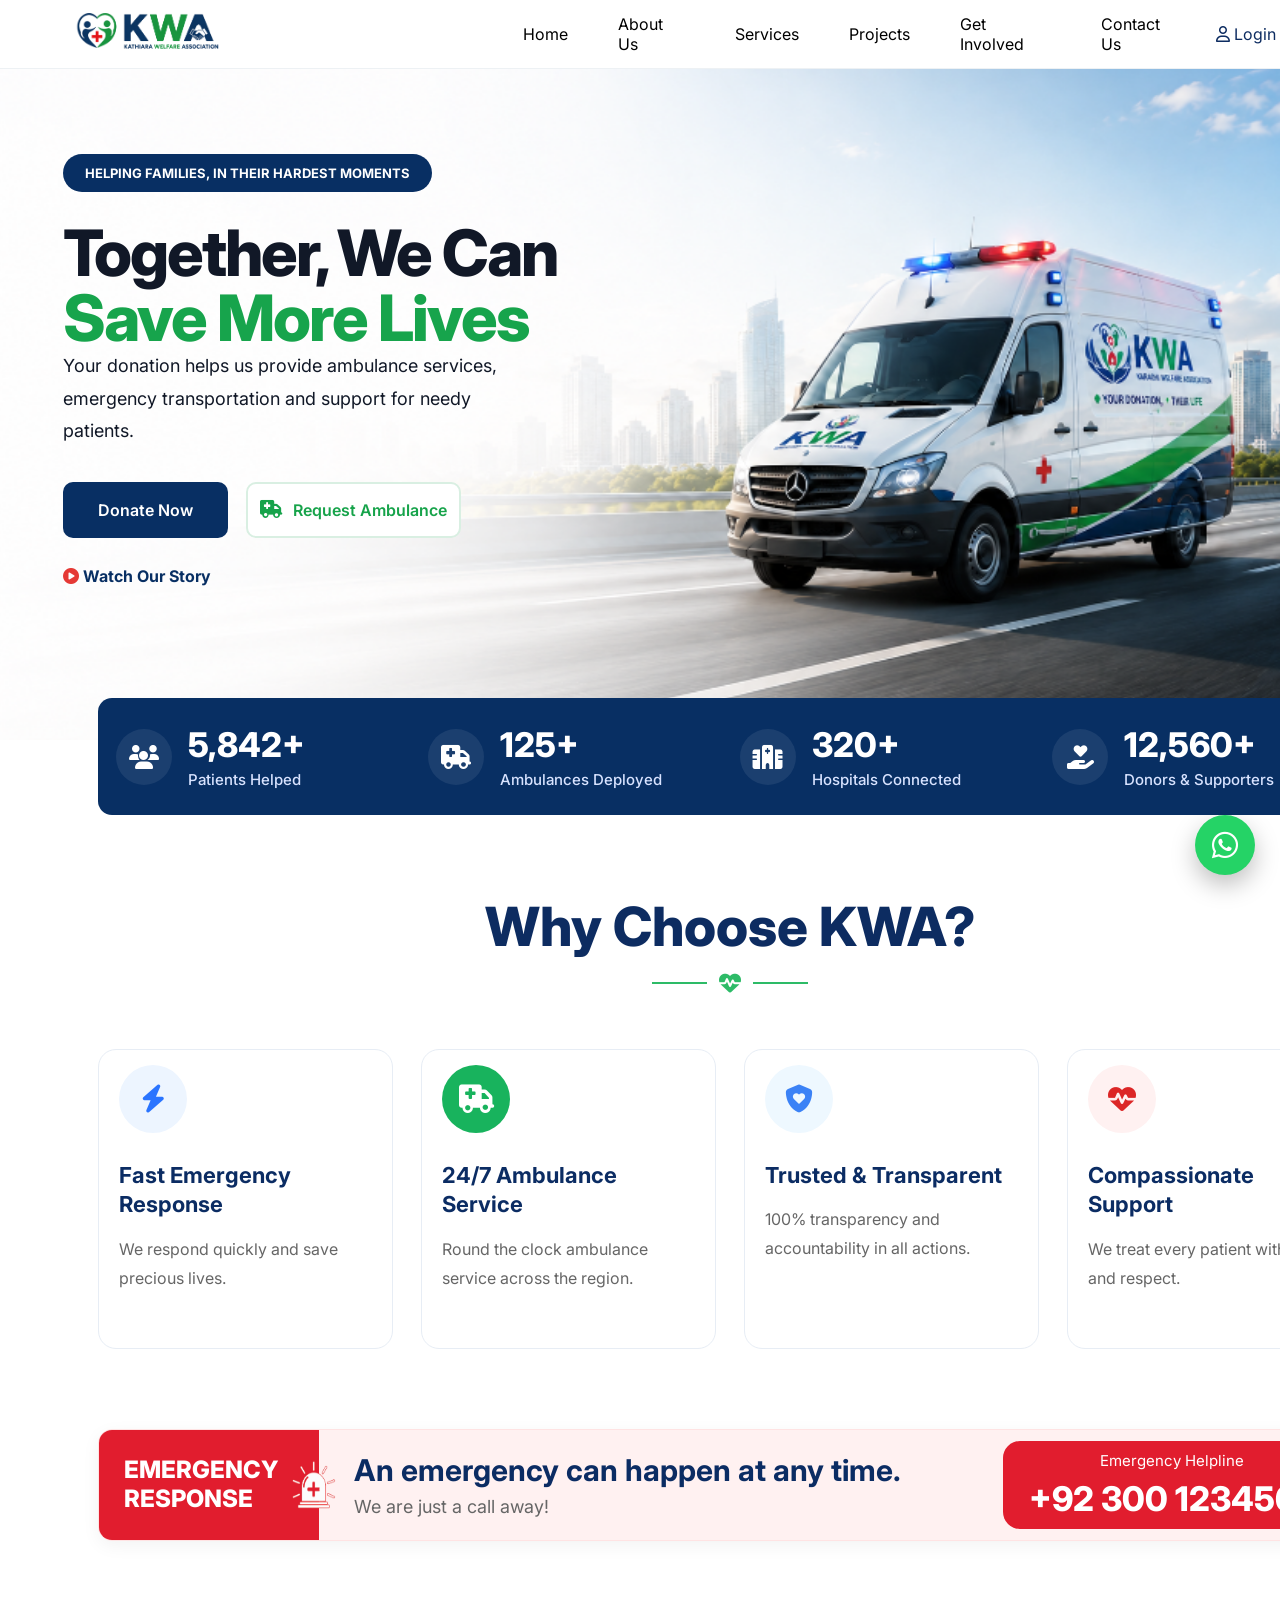
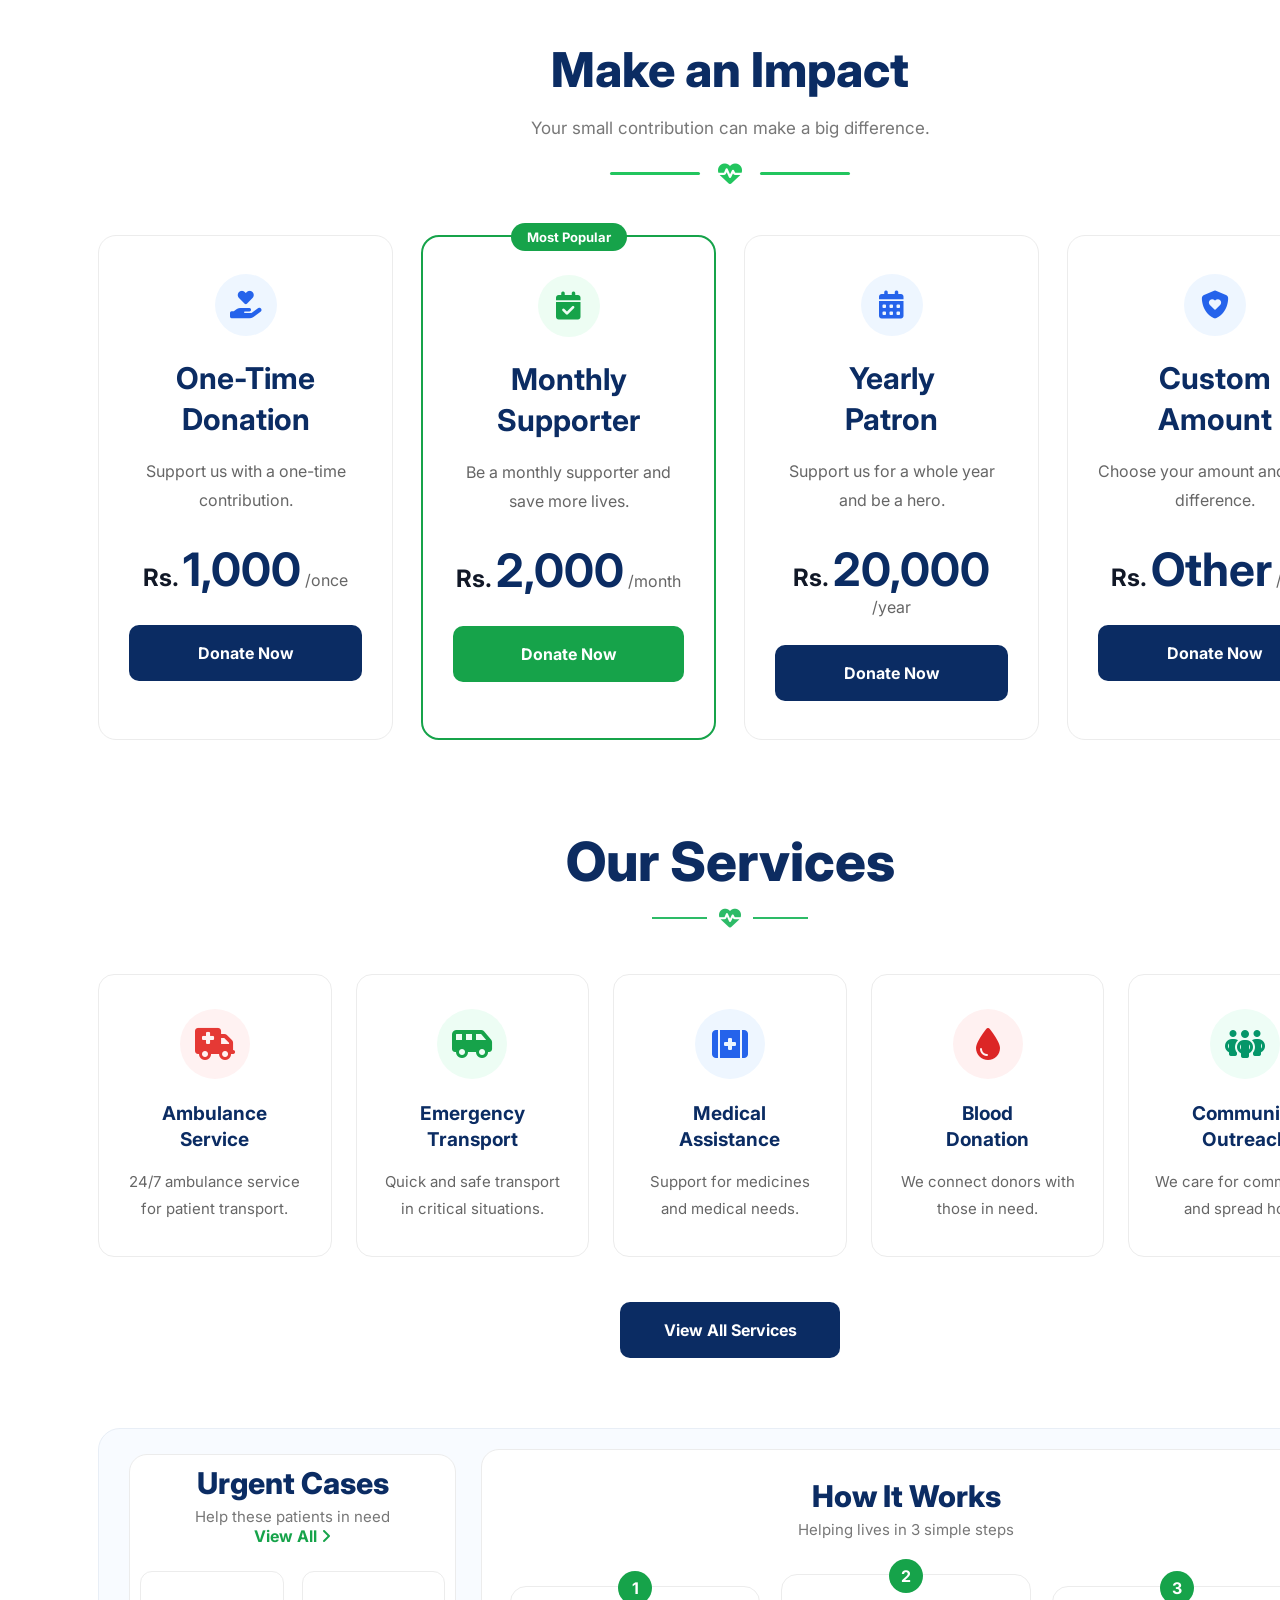
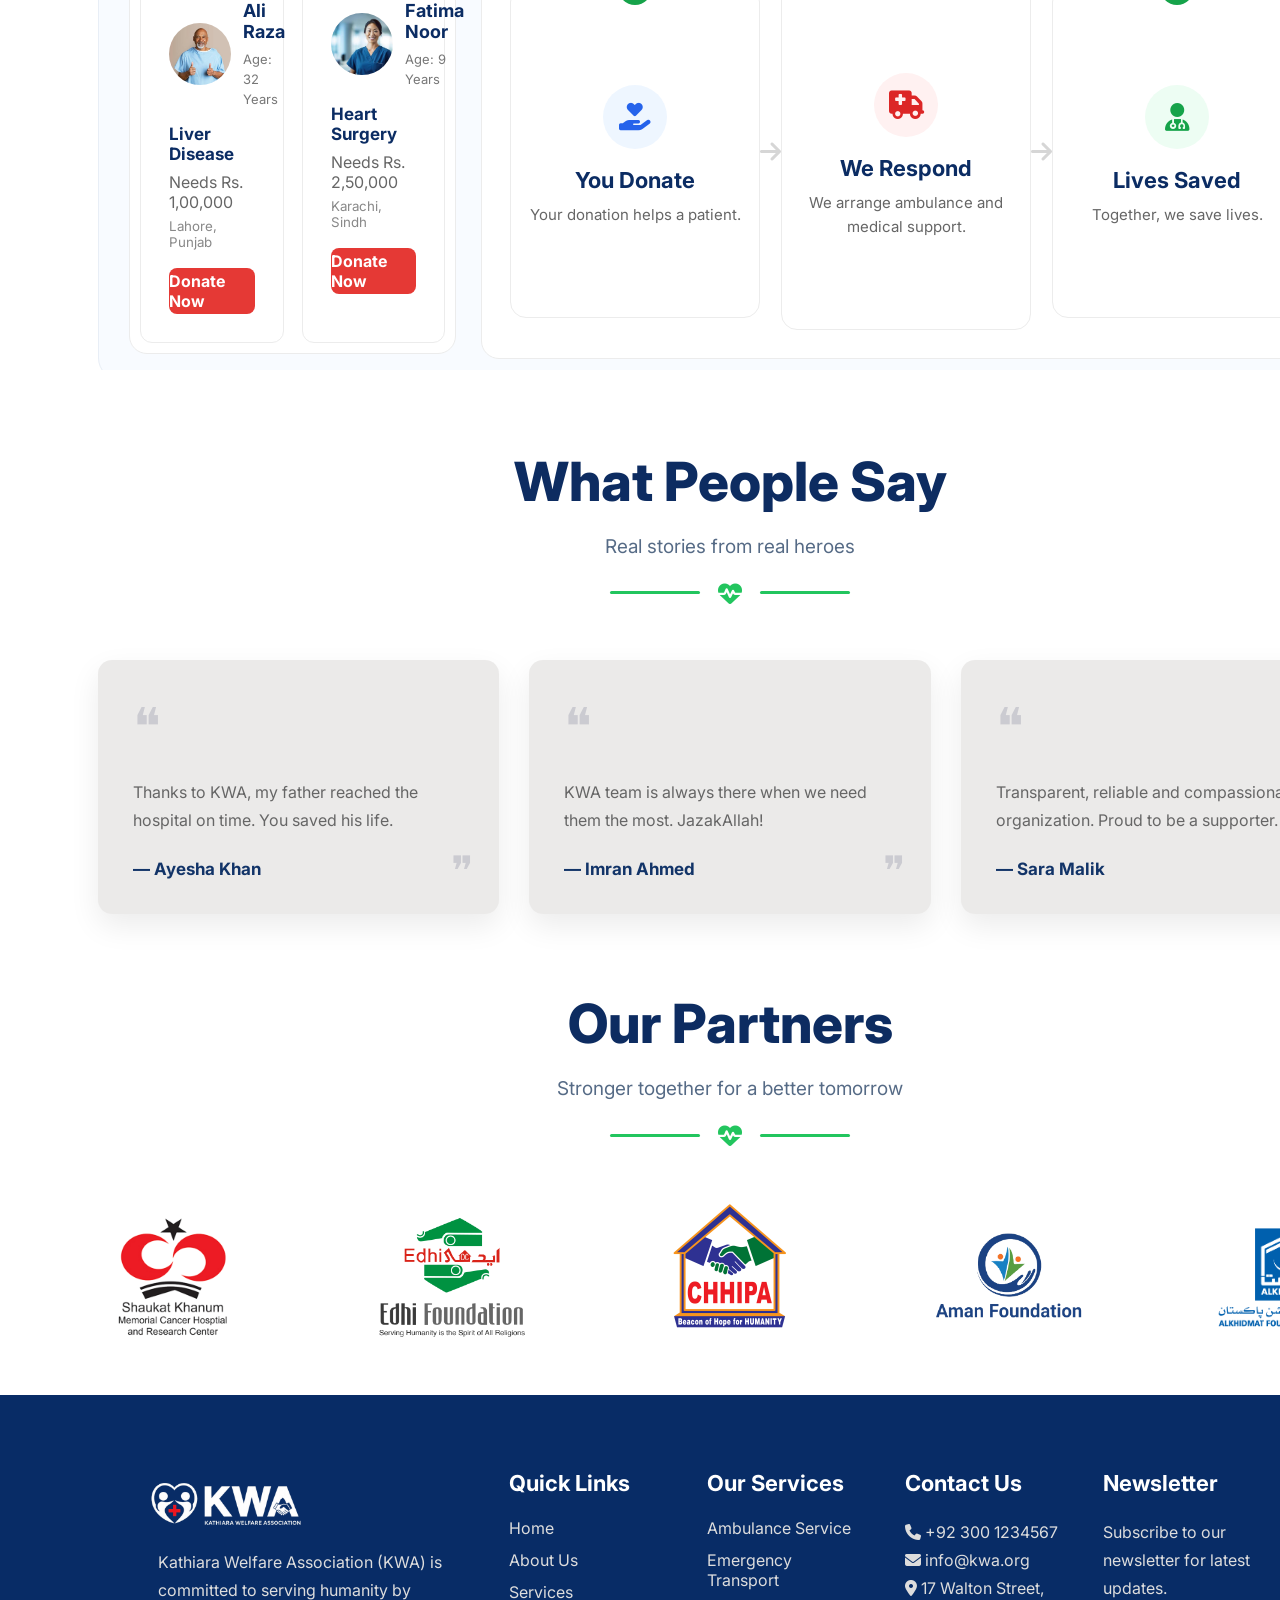
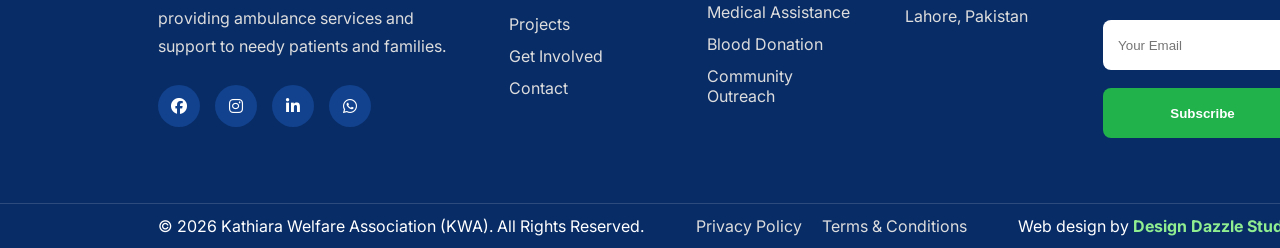
<file: index.html>
<!DOCTYPE html>
<html lang="en">

<head>
    <meta charset="UTF-8">
    <meta name="viewport" content="width=device-width, initial-scale=1.0">
    <title>KWA Foundation</title>
    <link rel="preconnect" href="https://fonts.googleapis.com">
    <link rel="preconnect" href="https://fonts.gstatic.com" crossorigin>
    <link href="https://fonts.googleapis.com/css2?family=Inter:wght@400;500;600;700;800&display=swap" rel="stylesheet">
    <link rel="stylesheet" href="https://cdnjs.cloudflare.com/ajax/libs/font-awesome/6.7.2/css/all.min.css">
    <link rel="stylesheet" href="style.css">
</head>

<body>
    <!-- =========================
        HEADER
========================= -->
    <header class="header">
        <div class="container">
            <nav class="navbar">
                <!-- Logo -->
                <a href="#" class="logo">
                    <img src="images/nav_logo.png" alt="KWA Logo">
                </a>
                <!-- Menu -->
                <ul class="menu">
                    <li><a href="index.html">Home</a></li>
                    <li><a href="about.html">About Us</a></li>
                    <li><a href="services.html">Services</a></li>
                    <li><a href="project.html">Projects</a></li>
                    <li><a href="involved.html">Get Involved</a></li>
                    <li><a href="contact.html">Contact Us</a></li>
                </ul>
                <div id="loader">
                    <div class="loader-content">
                        <img src="images/logo.png" alt="KWA Logo">
                        <div class="spinner"></div>
                        <p>Loading...</p>
                    </div>
                </div>
                <!-- Right Side -->
                <div class="nav-right">
                    <a href="login.html" class="login-btn">
                        <i class="fa-regular fa-user"></i>
                        Login
                    </a>
                    <a href="donate.html" class="donate-btn">
                        Donate Now
                    </a>
                    <button class="menu-toggle">
                        <span></span>
                        <span></span>
                        <span></span>
                    </button>
                </div>
            </nav>
        </div>
    </header>
    <div class="menu-overlay"></div>
    <!-- =========================
        HERO
========================= -->
    <section class="hero">
        <!-- Hero Background Image -->
        <div class="hero-bg">
            <img src="images/hero_bg.jpeg" alt="Hero Background">
        </div>
        <div class="container hero-container">
            <!-- LEFT CONTENT -->
            <div class="hero-content">
                <span class="hero-tag">
                    HELPING FAMILIES, IN THEIR HARDEST MOMENTS
                </span>
                <h1>
                    Together, We Can
                    <span>Save More Lives</span>
                </h1>
                <p>
                    Your donation helps us provide ambulance services,
                    emergency transportation and support for needy patients.
                </p>
                <!-- Buttons -->
                <div class="hero-buttons">
                    <a href="donate.html" class="primary-btn">
                        Donate Now
                    </a>
                    <a href="contact.html" class="secondary-btn">
                        <i class="fa-solid fa-truck-medical"></i>
                        Request Ambulance
                    </a>
                </div>
                <!-- Story -->
                <div class="watch-story">
                    <a href="#">
                        <i class="fa-solid fa-circle-play"></i>
                        <b>Watch Our Story</b>
                    </a>
                </div>
            </div>
        </div>
    </section>
    <!-- ===========================
    STATS SECTION
=========================== -->
    <section class="stats">
        <div class="container">
            <div class="stats-wrapper">
                <div class="stat-box">
                    <div class="stat-icon">
                        <i class="fa-solid fa-users"></i>
                    </div>
                    <div class="stat-content">
                        <h3>5,842+</h3>
                        <p>Patients Helped</p>
                    </div>
                </div>
                <div class="divider"></div>
                <div class="stat-box">
                    <div class="stat-icon">
                        <i class="fa-solid fa-truck-medical"></i>
                    </div>
                    <div class="stat-content">
                        <h3>125+</h3>
                        <p>Ambulances Deployed</p>
                    </div>
                </div>
                <div class="divider"></div>
                <div class="stat-box">
                    <div class="stat-icon">
                        <i class="fa-solid fa-hospital"></i>
                    </div>
                    <div class="stat-content">
                        <h3>320+</h3>
                        <p>Hospitals Connected</p>
                    </div>
                </div>
                <div class="divider"></div>
                <div class="stat-box">
                    <div class="stat-icon">
                        <i class="fa-solid fa-hand-holding-heart"></i>
                    </div>
                    <div class="stat-content">
                        <h3>12,560+</h3>
                        <p>Donors & Supporters</p>
                    </div>
                </div>
            </div>
        </div>
    </section>
    <!-- ===========================
    WHY CHOOSE
=========================== -->
    <section class="why">
        <div class="container">
            <div class="section-title">
                <h2>Why Choose KWA?</h2>
                <div class="title-line">
                    <span></span>
                    <i class="fa-solid fa-heart-pulse"></i>
                    <span></span>
                </div>
            </div>
            <div class="why-grid">
                <!-- Card -->
                <div class="why-card">
                    <div class="why-icon blue">
                        <i class="fa-solid fa-bolt"></i>
                    </div>
                    <h4>Fast Emergency Response</h4>
                    <p>
                        We respond quickly and save precious lives.
                    </p>
                </div>
                <div class="why-card">
                    <div class="why-icon green-help">
                        <i class="fa-solid fa-truck-medical"></i>
                    </div>
                    <h4>24/7 Ambulance Service</h4>
                    <p>
                        Round the clock ambulance service across the region.
                    </p>
                </div>
                <div class="why-card">
                    <div class="why-icon sky">
                        <i class="fa-solid fa-shield-heart"></i>
                    </div>
                    <h4>Trusted & Transparent</h4>
                    <p>
                        100% transparency and accountability in all actions.
                    </p>
                </div>
                <div class="why-card">
                    <div class="why-icon blood">
                        <i class="fa-solid fa-heart-pulse"></i>
                    </div>
                    <h4>Compassionate Support</h4>
                    <p>
                        We treat every patient with care and respect.
                    </p>
                </div>
            </div>
        </div>
    </section>
    <!--=========================
Emergency Strip
==========================-->
    <section class="emergency-strip">
        <div class="container">
            <div class="emergency-wrapper">
                <div class="emergency-left">
                    <div class="emergency-red">
                        <h4>EMERGENCY<br>RESPONSE</h4>
                        <img src="images/siren.png" alt="Emergency Siren" class="siren-icon">
                    </div>
                    <div class="emergency-text">
                        <h3>An emergency can happen at any time.</h3>
                        <p>We are just a call away!</p>
                    </div>
                </div>
                <div class="emergency-right">
                    <span>Emergency Helpline</span>
                    <h2>+92 300 1234567</h2>
                </div>
            </div>
        </div>
    </section>
    <!--==================================
MAKE AN IMPACT
===================================-->
    <section class="donation">
        <div class="container">
            <div class="section-title">
                <h2>Make an Impact</h2>
                <p>Your small contribution can make a big difference.</p>
                <div class="section-divider">
                    <span></span>
                    <i class="fa-solid fa-heart-pulse"></i>
                    <span></span>
                </div>
            </div>
            <div class="donation-grid">
                <!-- Card 1 -->
                <div class="donation-card">
                    <div class="donation-icon blue">
                        <i class="fa-solid fa-hand-holding-heart"></i>
                    </div>
                    <h3>One-Time<br>Donation</h3>
                    <p>
                        Support us with a
                        one-time contribution.
                    </p>
                    <div class="price">
                        <span>Rs.</span>
                        <strong>1,000</strong>
                        <small>/once</small>
                    </div>
                    <a href="donate.html" class="donate-blue">
                        Donate Now
                    </a>
                </div>
                <!-- Card 2 -->
                <div class="donation-card active">
                    <div class="popular">
                        Most Popular
                    </div>
                    <div class="donation-icon green">
                        <i class="fa-solid fa-calendar-check"></i>
                    </div>
                    <h3>Monthly<br>Supporter</h3>
                    <p>
                        Be a monthly supporter
                        and save more lives.
                    </p>
                    <div class="price">
                        <span>Rs.</span>
                        <strong>2,000</strong>
                        <small>/month</small>
                    </div>
                    <a href="donate.html" class="donate-green">
                        Donate Now
                    </a>
                </div>
                <!-- Card 3 -->
                <div class="donation-card">
                    <div class="donation-icon blue">
                        <i class="fa-solid fa-calendar-days"></i>
                    </div>
                    <h3>Yearly<br>Patron</h3>
                    <p>
                        Support us for a whole year
                        and be a hero.
                    </p>
                    <div class="price">
                        <span>Rs.</span>
                        <strong>20,000</strong>
                        <small>/year</small>
                    </div>
                    <a href="donate.html" class="donate-blue">
                        Donate Now
                    </a>
                </div>
                <!-- Card 4 -->
                <div class="donation-card">
                    <div class="donation-icon blue">
                        <i class="fa-solid fa-shield-heart"></i>
                    </div>
                    <h3>Custom<br>Amount</h3>
                    <p>
                        Choose your amount
                        and make difference.
                    </p>
                    <div class="price">
                        <span>Rs.</span>
                        <strong>Other</strong>
                        <small>/once</small>
                    </div>
                    <a href="donate.html" class="donate-blue">
                        Donate Now
                    </a>
                </div>
            </div>
        </div>
    </section>
    <!-- ==========================================
OUR SERVICES
========================================== -->
    <section class="services ">
        <div class="container">
            <div class="section-title">
                <h2>Our Services</h2>
                <div class="title-line">
                    <span></span>
                    <i class="fa-solid fa-heart-pulse"></i>
                    <span></span>
                </div>
            </div>
            <div class="services-grid">
                <!-- Card 1 -->
                <div class="service-card">
                    <div class="service-icon ambulance">
                        <i class="fa-solid fa-truck-medical"></i>
                    </div>
                    <h3>Ambulance<br>Service</h3>
                    <p>
                        24/7 ambulance service
                        for patient transport.
                    </p>
                </div>
                <!-- Card 2 -->
                <div class="service-card">
                    <div class="service-icon transport">
                        <i class="fa-solid fa-van-shuttle"></i>
                    </div>
                    <h3>Emergency<br>Transport</h3>
                    <p>
                        Quick and safe transport
                        in critical situations.
                    </p>
                </div>
                <!-- Card 3 -->
                <div class="service-card">
                    <div class="service-icon medical">
                        <i class="fa-solid fa-kit-medical"></i>
                    </div>
                    <h3>Medical<br>Assistance</h3>
                    <p>
                        Support for medicines
                        and medical needs.
                    </p>
                </div>
                <!-- Card 4 -->
                <div class="service-card">
                    <div class="service-icon blood">
                        <i class="fa-solid fa-droplet"></i>
                    </div>
                    <h3>Blood<br>Donation</h3>
                    <p>
                        We connect donors
                        with those in need.
                    </p>
                </div>
                <!-- Card 5 -->
                <div class="service-card">
                    <div class="service-icon community">
                        <i class="fa-solid fa-people-group"></i>
                    </div>
                    <h3>Community<br>Outreach</h3>
                    <p>
                        We care for communities
                        and spread hope.
                    </p>
                </div>
            </div>
            <div class="service-btn">
                <a href="services.html" class="view-btn">
                    View All Services
                </a>
            </div>
        </div>
    </section>
    <!--=========================================
URGENT CASES + HOW IT WORKS
==========================================-->
    <section class="help-section">
        <div class="container">
            <div class="help-wrapper">
                <!--=====================
            LEFT
            ======================-->
                <div class="urgent-cases">
                    <div class="section-head">
                        <div>
                            <h2>Urgent Cases</h2>
                            <p>Help these patients in need</p>
                        </div>
                        <a href="involved.html">View All <i class="fa-solid fa-angle-right"></i></a>
                    </div>
                    <div class="cases-grid">
                        <!-- Card 1 -->
                        <div class="case-card">
                            <div class="case-top">
                                <img src="images/patient.jpeg" alt="patient">
                                <div>
                                    <h3>Ali Raza</h3>
                                    <span>Age: 32 Years</span>
                                </div>
                            </div>
                            <h4>Liver Disease</h4>
                            <p>Needs Rs. 1,00,000</p>
                            <small>Lahore, Punjab</small>
                            <a href="donate.html" class="case-btn">Donate Now</a>
                        </div>
                        <!-- Card 2 -->
                        <div class="case-card">
                            <div class="case-top">
                                <img src="images/patient_2.jpeg" alt="patient_2">
                                <div>
                                    <h3>Fatima Noor</h3>
                                    <span>Age: 9 Years</span>
                                </div>
                            </div>
                            <h4>Heart Surgery</h4>
                            <p>Needs Rs. 2,50,000</p>
                            <small>Karachi, Sindh</small>
                            <a href="donate.html" class="case-btn">Donate Now</a>
                        </div>
                    </div>
                </div>
                <!--=====================
            RIGHT
            ======================-->
                <div class="how-it-works">
                    <div class="section-head">
                        <div>
                            <h2>How It Works</h2>
                            <p>Helping lives in 3 simple steps</p>
                        </div>
                    </div>
                    <div class="steps">
                        <div class="step-card">
                            <div class="step-number">1</div>
                            <div class="step-icon blue">
                                <i class="fa-solid fa-hand-holding-heart"></i>
                            </div>
                            <h3>You Donate</h3>
                            <p>Your donation helps a patient.</p>
                        </div>
                        <div class="step-arrow">
                            <i class="fa-solid fa-arrow-right"></i>
                        </div>
                        <div class="step-card">
                            <div class="step-number">2</div>
                            <div class="step-icon red">
                                <i class="fa-solid fa-truck-medical"></i>
                            </div>
                            <h3>We Respond</h3>
                            <p>We arrange ambulance and medical support.</p>
                        </div>
                        <div class="step-arrow">
                            <i class="fa-solid fa-arrow-right"></i>
                        </div>
                        <div class="step-card">
                            <div class="step-number">3</div>
                            <div class="step-icon green">
                                <i class="fa-solid fa-user-doctor"></i>
                            </div>
                            <h3>Lives Saved</h3>
                            <p>Together, we save lives.</p>
                        </div>
                    </div>
                </div>
            </div>
        </div>
    </section>
    <!-- ===========================
     TESTIMONIALS SECTION
=========================== -->
    <section class="testimonials">
        <div class="container">
            <div class="section-title">
                <h2>What People Say</h2>
                <p>Real stories from real heroes</p>
                <div class="section-divider">
                    <span></span>
                    <i class="fa-solid fa-heart-pulse"></i>
                    <span></span>
                </div>
            </div>
            <div class="testimonial-grid">
                <div class="testimonial-card">
                    <span class="quote-left">❝</span>
                    <p>
                        Thanks to KWA, my father reached the hospital on time.
                        You saved his life.
                    </p>
                    <h4>— Ayesha Khan</h4>
                    <span class="quote-right">❞</span>
                </div>
                <div class="testimonial-card">
                    <span class="quote-left">❝</span>
                    <p>
                        KWA team is always there when we need them the most.
                        JazakAllah!
                    </p>
                    <h4>— Imran Ahmed</h4>
                    <span class="quote-right">❞</span>
                </div>
                <div class="testimonial-card">
                    <span class="quote-left">❝</span>
                    <p>
                        Transparent, reliable and compassionate organization.
                        Proud to be a supporter.
                    </p>
                    <h4>— Sara Malik</h4>
                    <span class="quote-right">❞</span>
                </div>
            </div>
        </div>
    </section>
    <!-- ===========================
        PARTNERS SECTION
=========================== -->
    <section class="partners">
        <div class="container">
            <div class="section-title">
                <h2>Our Partners</h2>
                <p>Stronger together for a better tomorrow</p>
                <div class="section-divider">
                    <span></span>
                    <i class="fa-solid fa-heart-pulse"></i>
                    <span></span>
                </div>
            </div>
            <div class="partner-row">
                <div class="partner-item">
                    <img src="images/shaukat.png" alt="">
                </div>
                <div class="partner-item">
                    <img src="images/edhi.png" alt="">
                </div>
                <div class="partner-item">
                    <img src="images/chhipa.png" alt="">
                </div>
                <div class="partner-item">
                    <img src="images/aman.png" alt="">
                </div>
                <div class="partner-item">
                    <img src="images/alkhidmat.png" alt="">
                </div>
            </div>
        </div>
    </section>
    <!-- ===========================
            FOOTER
=========================== -->
    <footer class="footer">
        <div class="container">
            <div class="footer-grid">
                <!-- Logo -->
                <div class="footer-box">
                    <img src="images/nav1_logo.png" class="footer-logo" alt="KWA Logo">
                    <p>
                        Kathiara Welfare Association (KWA) is committed to serving
                        humanity by providing ambulance services and support to
                        needy patients and families.
                    </p>
                    <div class="social-icons">
                        <a href="https://www.facebook.com/share/1CzARoM3GC/"><i class="fab fa-facebook"></i></a>
                        <a href="https://www.instagram.com/designdazzlestudio27?igsh=ZWw2ZmZ3bHIwYngw"><i
                                class="fab fa-instagram"></i></a>
                        <a
                            href="https://www.linkedin.com/in/design-dazzle-studio-015b76401?utm_source=share_via&utm_content=profile&utm_medium=member_android"><i
                                class="fab fa-linkedin-in"></i></a>
                        <a href="#"><i class="fab fa-whatsapp"></i></a>
                    </div>
                </div>
                <!-- Quick Links -->
                <div class="footer-box">
                    <h3>Quick Links</h3>
                    <ul>
                        <li><a href="index.html">Home</a></li>
                        <li><a href="about.html">About Us</a></li>
                        <li><a href="services.html">Services</a></li>
                        <li><a href="project.html">Projects</a></li>
                        <li><a href="involved.html">Get Involved</a></li>
                        <li><a href="contact.html">Contact</a></li>
                    </ul>
                </div>
                <!-- Services -->
                <div class="footer-box">
                    <h3>Our Services</h3>
                    <ul>
                        <li><a href="services.html">Ambulance Service</a></li>
                        <li><a href="contact.html">Emergency Transport</a></li>
                        <li><a href="services.html">Medical Assistance</a></li>
                        <li><a href="contact.html">Blood Donation</a></li>
                        <li><a href="involved.html">Community Outreach</a></li>
                    </ul>
                </div>
                <!-- Contact -->
                <div class="footer-box">
                    <h3>Contact Us</h3>
                    <p>
                        <i class="fas fa-phone"></i>
                        +92 300 1234567
                    </p>
                    <p>
                        <i class="fas fa-envelope"></i>
                        info@kwa.org
                    </p>
                    <p>
                        <i class="fas fa-map-marker-alt"></i>
                        17 Walton Street,<br>
                        Lahore, Pakistan
                    </p>
                </div>
                <!-- Newsletter -->
                <div class="footer-box">
                    <h3>Newsletter</h3>
                    <p>
                        Subscribe to our newsletter
                        for latest updates.
                    </p>
                    <form>
                        <input type="email" placeholder="Your Email">
                        <button type="submit">
                            Subscribe
                        </button>
                    </form>
                </div>
            </div>
        </div>
        <div class="footer-bottom">
            <div class="container bottom-flex">
                <p>
                    © 2026 Kathiara Welfare Association (KWA).
                    All Rights Reserved.
                </p>
                <div class="footer-links">
                    <a href="#">Privacy Policy</a>
                    <a href="#">Terms & Conditions</a>
                </div>
                <div>
                    Web design by
                    <strong class="creator_section">Design Dazzle Studio.</strong>
                </div>
            </div>
        </div>
    </footer>
    <!-- Floating WhatsApp -->
    <a href="#" class="whatsapp">
        <i class="fab fa-whatsapp"></i>
    </a>
    <script src="script.js"></script>
</body>

</html>
</file>
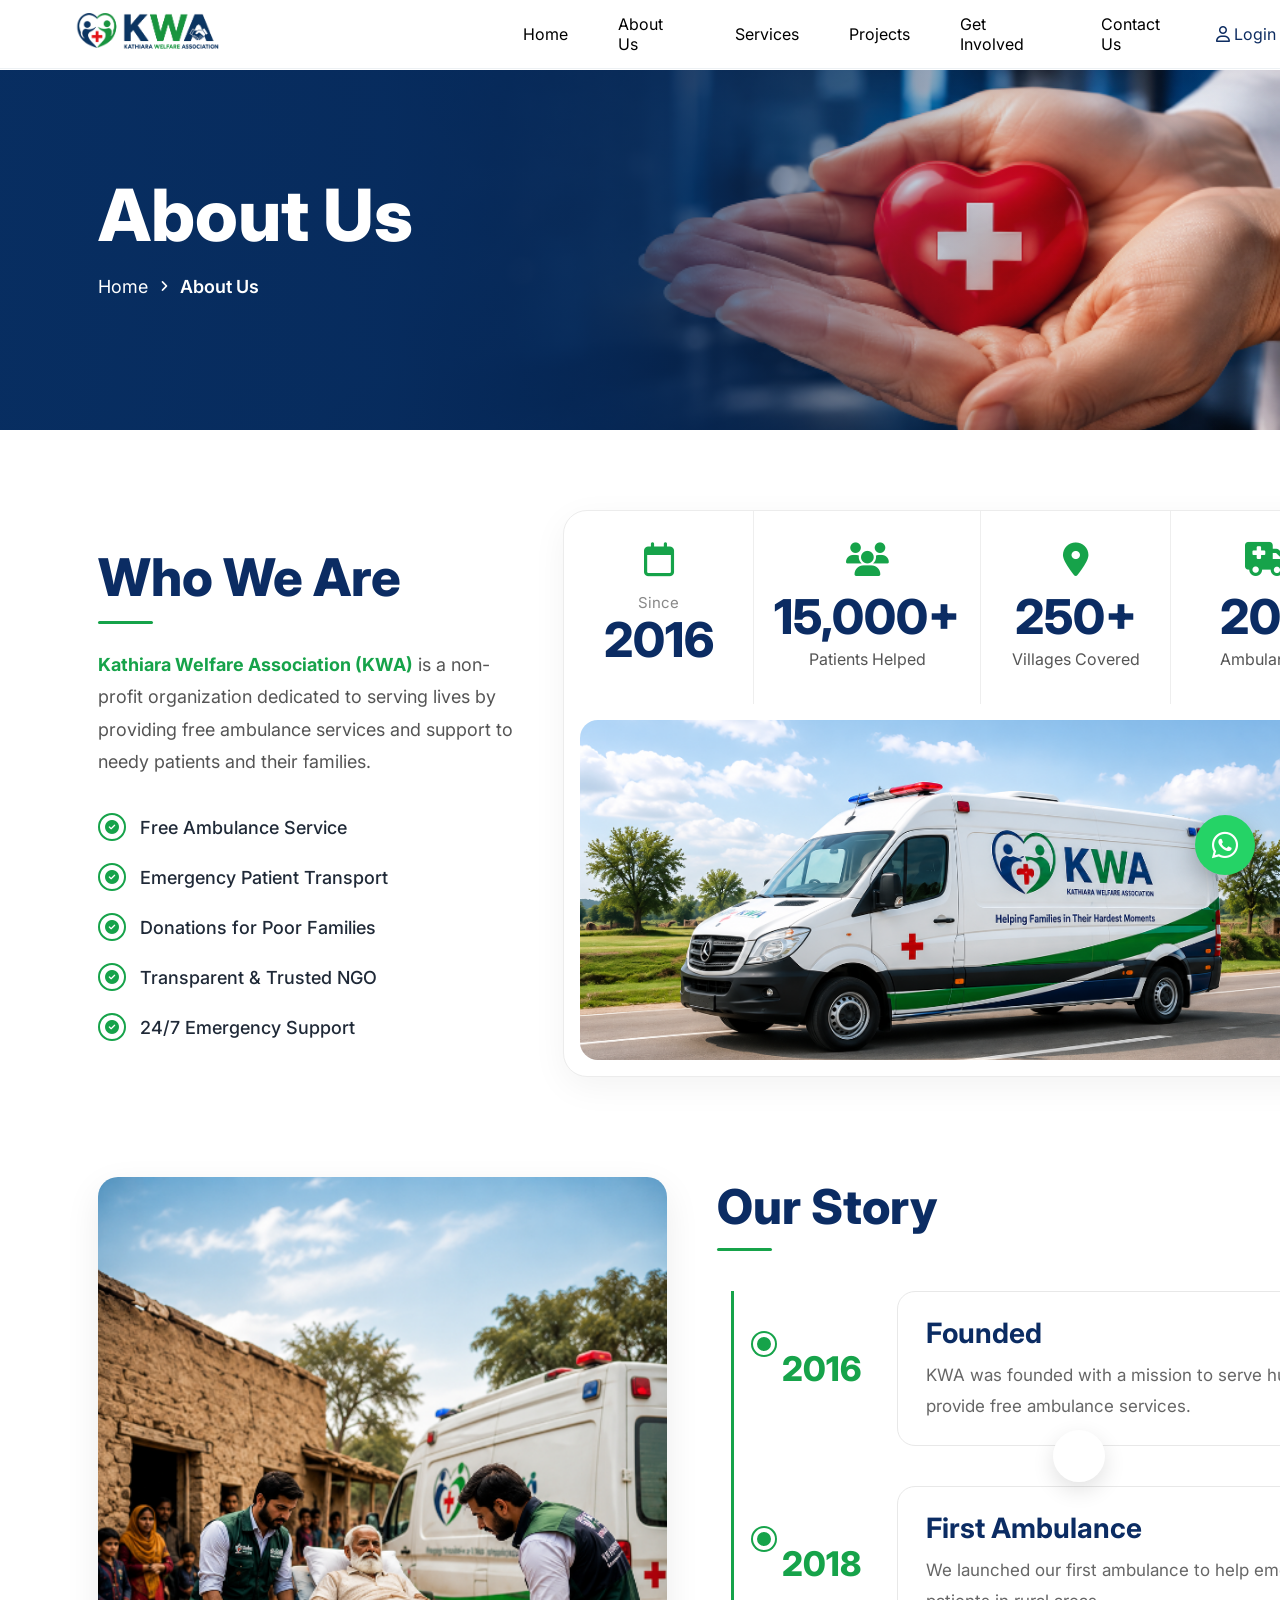
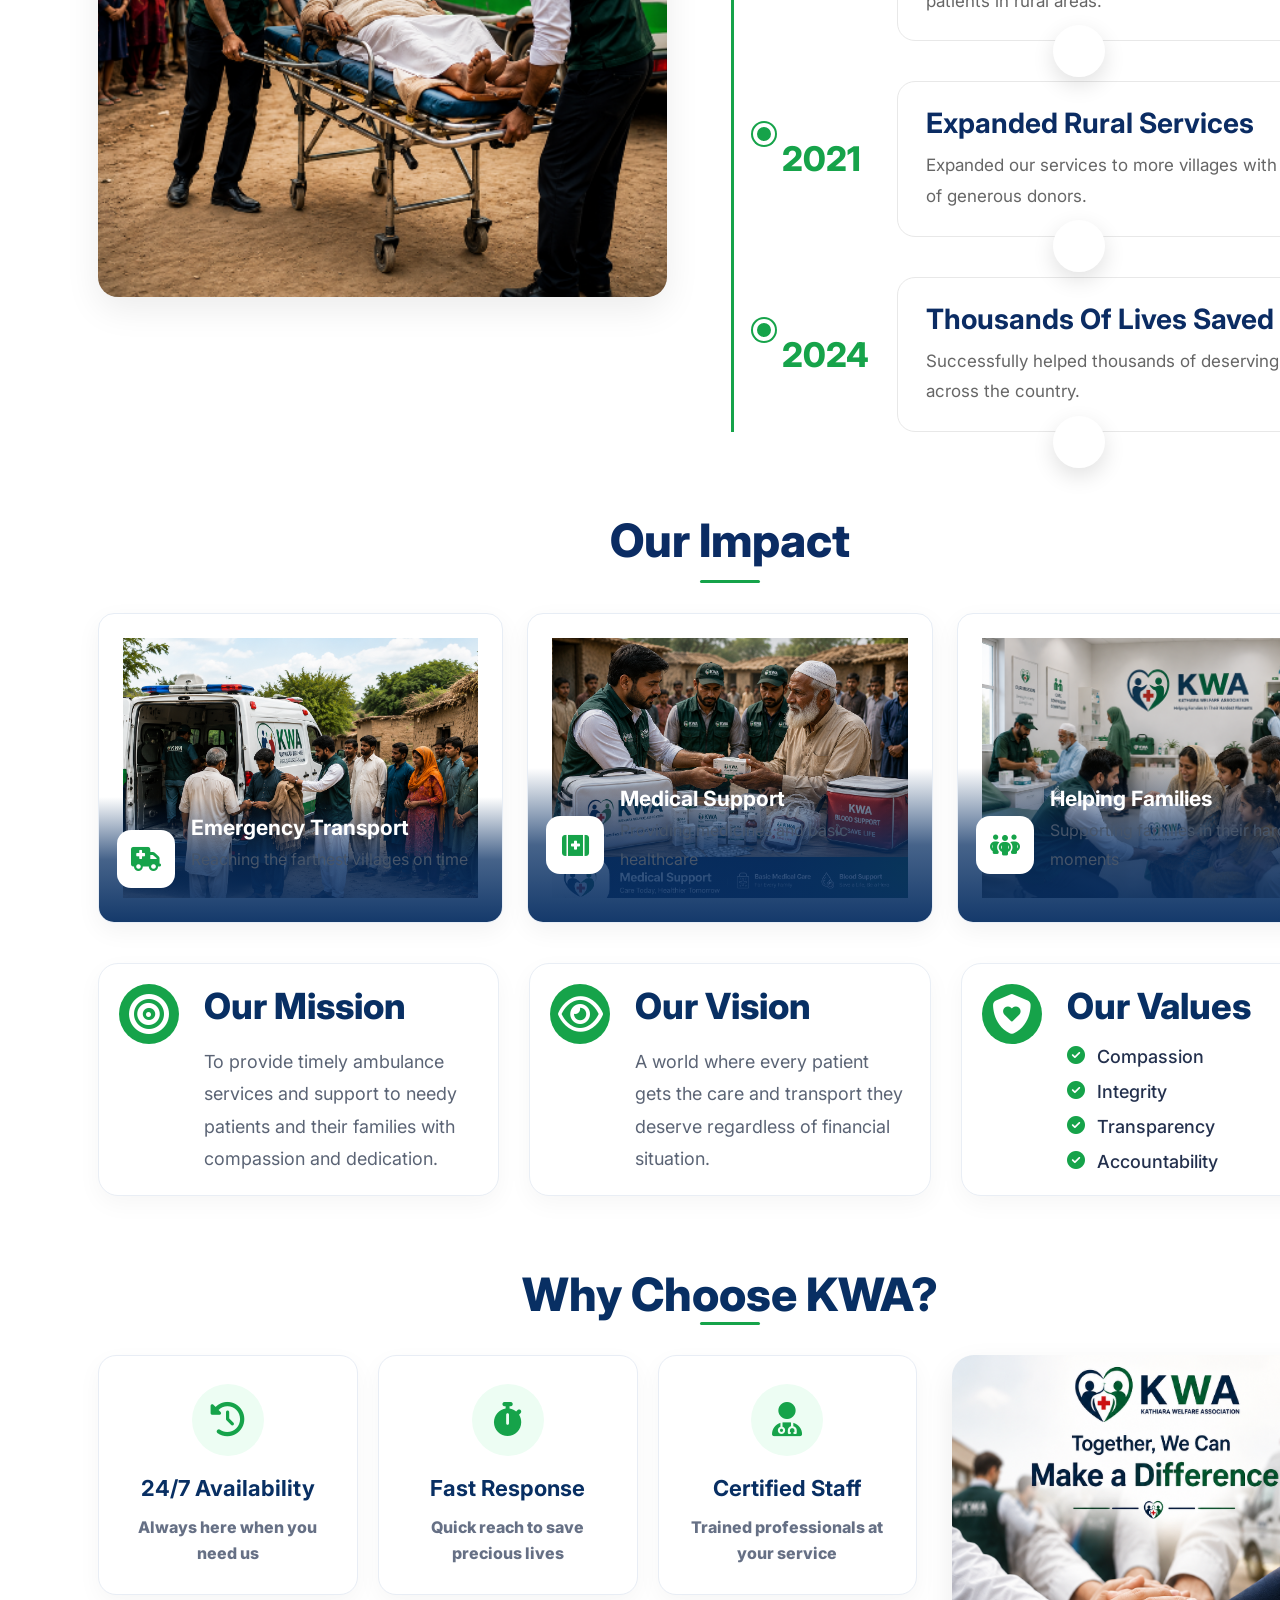
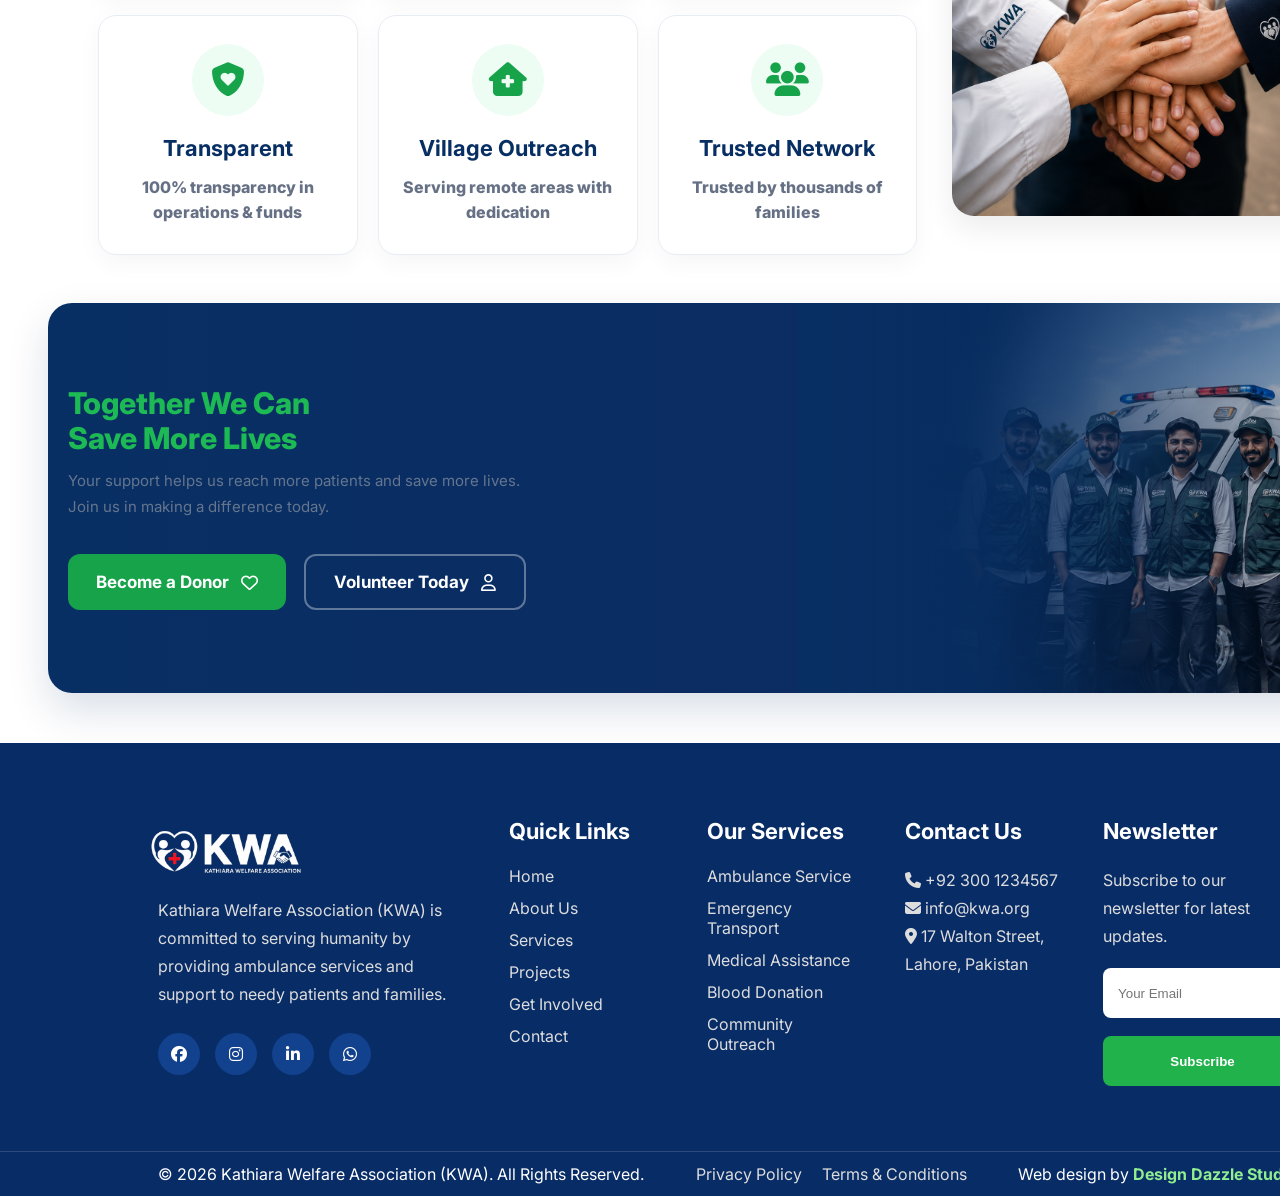
<file: about.html>
<!DOCTYPE html>
<html lang="en">

<head>
    <meta charset="UTF-8">
    <meta name="viewport" content="width=device-width, initial-scale=1.0">
    <title>KWA Foundation</title>
    <link rel="preconnect" href="https://fonts.googleapis.com">
    <link rel="preconnect" href="https://fonts.gstatic.com" crossorigin>
    <link href="https://fonts.googleapis.com/css2?family=Inter:wght@400;500;600;700;800&display=swap" rel="stylesheet">
    <link rel="stylesheet" href="https://cdnjs.cloudflare.com/ajax/libs/font-awesome/6.7.2/css/all.min.css">
    <link rel="stylesheet" href="style.css">
</head>

<body>
    <!-- =========================
        HEADER
========================= -->
    <header class="header">
        <div class="container">
            <nav class="navbar">
                <!-- Logo -->
                <a href="#" class="logo">
                    <img src="images/nav_logo.png" alt="KWA Logo">
                </a>
                <!-- Menu -->
                <ul class="menu">
                    <li><a href="index.html">Home</a></li>
                    <li><a href="about.html">About Us</a></li>
                    <li><a href="services.html">Services</a></li>
                    <li><a href="project.html">Projects</a></li>
                    <li><a href="involved.html">Get Involved</a></li>
                    <li><a href="contact.html">Contact Us</a></li>
                </ul>
                <div id="loader">
                    <div class="loader-content">
                        <img src="images/logo.png" alt="KWA Logo">
                        <div class="spinner"></div>
                        <p>Loading...</p>
                    </div>
                </div>
                <!-- Right Side -->
                <div class="nav-right">
                    <a href="login.html" class="login-btn">
                        <i class="fa-regular fa-user"></i>
                        Login
                    </a>
                    <a href="donate.html" class="donate-btn">
                        Donate Now
                    </a>
                    <button class="menu-toggle">
                        <span></span>
                        <span></span>
                        <span></span>
                    </button>
                </div>
            </nav>
        </div>
    </header>
    <div class="menu-overlay"></div>
    <!-- ==========================
ABOUT HERO
========================== -->
    <section class="about-hero">
        <!-- Background Image -->
        <img src="images/about_banner.jpeg" alt="About Banner" class="about-bg">
        <div class="container">
            <div class="about-hero-content">
                <div class="about-text">
                    <h1>About Us</h1>
                    <div class="breadcrumb">
                        <a href="index.html">Home</a>
                        <i class="fa-solid fa-angle-right"></i>
                        <span>About Us</span>
                    </div>
                </div>
            </div>
        </div>
    </section>
    <!--==========================
WHO WE ARE
===========================-->
    <section class="about-intro">
        <div class="container">
            <div class="about-grid">
                <!-- LEFT -->
                <div class="about-left">
                    <h2>Who We Are</h2>
                    <div class="green-line"></div>
                    <p>
                        <span>Kathiara Welfare Association (KWA)</span> is a non-profit organization dedicated to
                        serving lives by providing free ambulance services and support to needy patients and their
                        families.
                    </p>
                    <ul class="about-list">
                        <li><i class="fa-solid fa-circle-check"></i>Free Ambulance Service</li>
                        <li><i class="fa-solid fa-circle-check"></i>Emergency Patient Transport</li>
                        <li><i class="fa-solid fa-circle-check"></i>Donations for Poor Families</li>
                        <li><i class="fa-solid fa-circle-check"></i>Transparent & Trusted NGO</li>
                        <li><i class="fa-solid fa-circle-check"></i>24/7 Emergency Support</li>
                    </ul>
                </div>
                <!-- RIGHT -->
                <div class="about-right">
                    <div class="about-card">
                        <!-- TOP STATS -->
                        <div class="about-stats">
                            <div class="single-stat">
                                <i class="fa-regular fa-calendar"></i>
                                <span>Since</span>
                                <h3>2016</h3>
                            </div>
                            <div class="single-stat">
                                <i class="fa-solid fa-users"></i>
                                <h3>15,000+</h3>
                                <p>Patients Helped</p>
                            </div>
                            <div class="single-stat">
                                <i class="fa-solid fa-location-dot"></i>
                                <h3>250+</h3>
                                <p>Villages Covered</p>
                            </div>
                            <div class="single-stat">
                                <i class="fa-solid fa-truck-medical"></i>
                                <h3>20+</h3>
                                <p>Ambulances</p>
                            </div>
                        </div>
                        <!-- IMAGE -->
                        <div class="about-image">
                            <img src="images/about_ambulance.jpeg" alt="KWA Ambulance">
                        </div>
                    </div>
                </div>
            </div>
        </div>
    </section>
    <!--==================================
OUR STORY
===================================-->
    <section class="our-story">
        <div class="container">
            <div class="story-grid">
                <!-- LEFT IMAGE -->
                <div class="story-image">
                    <img src="images/story.jpeg" alt="Our Story">
                </div>
                <!-- RIGHT -->
                <div class="story-content">
                    <h2>Our Story</h2>
                    <div class="green-line"></div>
                    <div class="timeline">
                        <!-- ITEM -->
                        <div class="timeline-item">
                            <div class="year">
                                2016
                            </div>
                            <div class="timeline-card">
                                <div class="timeline-text">
                                    <h4>Founded</h4>
                                    <p>
                                        KWA was founded with a mission to serve humanity and provide free ambulance
                                        services.
                                    </p>
                                </div>
                                <div class="timeline-icon">
                                    <i class="fa-solid fa-handshake"></i>
                                </div>
                            </div>
                        </div>
                        <!-- ITEM -->
                        <div class="timeline-item">
                            <div class="year">
                                2018
                            </div>
                            <div class="timeline-card">
                                <div class="timeline-text">
                                    <h4>First Ambulance</h4>
                                    <p>
                                        We launched our first ambulance to help emergency patients in rural areas.
                                    </p>
                                </div>
                                <div class="timeline-icon">
                                    <i class="fa-solid fa-truck-medical"></i>
                                </div>
                            </div>
                        </div>
                        <!-- ITEM -->
                        <div class="timeline-item">
                            <div class="year">
                                2021
                            </div>
                            <div class="timeline-card">
                                <div class="timeline-text">
                                    <h4>Expanded Rural Services</h4>
                                    <p>
                                        Expanded our services to more villages with the support of generous donors.
                                    </p>
                                </div>
                                <div class="timeline-icon">
                                    <i class="fa-solid fa-users"></i>
                                </div>
                            </div>
                        </div>
                        <!-- ITEM -->
                        <div class="timeline-item">
                            <div class="year">
                                2024
                            </div>
                            <div class="timeline-card">
                                <div class="timeline-text">
                                    <h4>Thousands Of Lives Saved</h4>
                                    <p>
                                        Successfully helped thousands of deserving patients across the country.
                                    </p>
                                </div>
                                <div class="timeline-icon">
                                    <i class="fa-regular fa-heart"></i>
                                </div>
                            </div>
                        </div>
                    </div>
                </div>
            </div>
        </div>
    </section>
    <!--==================================
OUR IMPACT
===================================-->
    <section class="impact">
        <div class="container">
            <!-- Section Title -->
            <div class="impact-title">
                <h2>Our Impact</h2>
                <div class="green-line"></div>
            </div>
            <!-- Impact Cards -->
            <div class="impact-grid">
                <!-- Card 1 -->
                <div class="impact-card">
                    <img src="images/transport.jpeg" alt="Emergency Transport">
                    <div class="impact-overlay">
                        <div class="impact-icon">
                            <i class="fa-solid fa-truck-medical"></i>
                        </div>
                        <div class="impact-text">
                            <h4>Emergency Transport</h4>
                            <p>Reaching the farthest villages on time</p>
                        </div>
                    </div>
                </div>
                <!-- Card 2 -->
                <div class="impact-card">
                    <img src="images/medical.jpeg" alt="Medical Support">
                    <div class="impact-overlay">
                        <div class="impact-icon">
                            <i class="fa-solid fa-kit-medical"></i>
                        </div>
                        <div class="impact-text">
                            <h4>Medical Support</h4>
                            <p>Providing medicines and basic healthcare</p>
                        </div>
                    </div>
                </div>
                <!-- Card 3 -->
                <div class="impact-card">
                    <img src="images/families help.jpeg" alt="Helping Families">
                    <div class="impact-overlay">
                        <div class="impact-icon">
                            <i class="fa-solid fa-people-group"></i>
                        </div>
                        <div class="impact-text">
                            <h4>Helping Families</h4>
                            <p>Supporting families in their hardest moments</p>
                        </div>
                    </div>
                </div>
            </div>
        </div>
    </section>
    <!--==================================
MISSION • VISION • VALUES
===================================-->
    <section class="mission-section">
        <div class="container">
            <div class="mission-grid">
                <!-- Mission -->
                <div class="mission-card">
                    <div class="mission-icon">
                        <i class="fa-solid fa-bullseye"></i>
                    </div>
                    <div class="mission-content">
                        <h3>Our Mission</h3>
                        <p>
                            To provide timely ambulance services and support to needy
                            patients and their families with compassion and dedication.
                        </p>
                    </div>
                </div>
                <!-- Vision -->
                <div class="mission-card">
                    <div class="mission-icon">
                        <i class="fa-regular fa-eye"></i>
                    </div>
                    <div class="mission-content">
                        <h3>Our Vision</h3>
                        <p>
                            A world where every patient gets the care and transport
                            they deserve regardless of financial situation.
                        </p>
                    </div>
                </div>
                <!-- Values -->
                <div class="mission-card">
                    <div class="mission-icon">
                        <i class="fa-solid fa-shield-heart"></i>
                    </div>
                    <div class="mission-content">
                        <h3>Our Values</h3>
                        <ul class="values-list">
                            <li>
                                <i class="fa-solid fa-circle-check"></i>
                                Compassion
                            </li>
                            <li>
                                <i class="fa-solid fa-circle-check"></i>
                                Integrity
                            </li>
                            <li>
                                <i class="fa-solid fa-circle-check"></i>
                                Transparency
                            </li>
                            <li>
                                <i class="fa-solid fa-circle-check"></i>
                                Accountability
                            </li>
                        </ul>
                    </div>
                </div>
            </div>
        </div>
    </section>
    <!--==================================
WHY CHOOSE KWA
===================================-->
    <section class="choose-kwa">
        <div class="container">
            <h2 class="section-heading">
                Why Choose KWA?
                <div class="impact-title">
                    <div class="green-line"></div>
                </div>
                <div class="choose-wrapper">
                    <!-- Left -->
                    <div class="choose-grid">
                        <div class="choose-card">
                            <div class="choose-icon">
                                <i class="fa-solid fa-clock-rotate-left"></i>
                            </div>
                            <h4>24/7 Availability</h4>
                            <p>
                                Always here when
                                you need us
                            </p>
                        </div>
                        <div class="choose-card">
                            <div class="choose-icon">
                                <i class="fa-solid fa-stopwatch"></i>
                            </div>
                            <h4>Fast Response</h4>
                            <p>
                                Quick reach to save
                                precious lives
                            </p>
                        </div>
                        <div class="choose-card">
                            <div class="choose-icon">
                                <i class="fa-solid fa-user-doctor"></i>
                            </div>
                            <h4>Certified Staff</h4>
                            <p>
                                Trained professionals
                                at your service
                            </p>
                        </div>
                        <div class="choose-card">
                            <div class="choose-icon">
                                <i class="fa-solid fa-shield-heart"></i>
                            </div>
                            <h4>Transparent</h4>
                            <p>
                                100% transparency in
                                operations & funds
                            </p>
                        </div>
                        <div class="choose-card">
                            <div class="choose-icon">
                                <i class="fa-solid fa-house-medical"></i>
                            </div>
                            <h4>Village Outreach</h4>
                            <p>
                                Serving remote areas
                                with dedication
                            </p>
                        </div>
                        <div class="choose-card">
                            <div class="choose-icon">
                                <i class="fa-solid fa-users"></i>
                            </div>
                            <h4>Trusted Network</h4>
                            <p>
                                Trusted by thousands
                                of families
                            </p>
                        </div>
                    </div>
                    <!-- Right Image -->
                    <div class="choose-image">
                        <img src="images/why choose.jpeg" alt="Ambulance">
                    </div>
                </div>
        </div>
    </section>
    <!--==================================
CTA BANNER
===================================-->
    <section class="cta-banner">
        <div class="container">
            <div class="cta-wrapper">
                <!-- Left Content -->
                <div class="cta-content">
                    <h2>
                        Together We Can
                        <span>Save More Lives</span>
                    </h2>
                    <p>
                        Your support helps us reach more patients and save more lives.
                        Join us in making a difference today.
                    </p>
                    <div class="cta-buttons">
                        <a href="involved.html" class="donor-btn">
                            Become a Donor
                            <i class="fa-regular fa-heart"></i>
                        </a>
                        <a href="involved.html" class="volunteer-btn">
                            Volunteer Today
                            <i class="fa-regular fa-user"></i>
                        </a>
                    </div>
                </div>
                <!-- Right Image -->
                <div class="cta-image">
                    <img src="images/cta_team.jpeg" alt="KWA Volunteers">
                </div>
            </div>
        </div>
    </section>
    <!-- ===========================
            FOOTER
=========================== -->
    <footer class="footer">
        <div class="container">
            <div class="footer-grid">
                <!-- Logo -->
                <div class="footer-box">
                    <img src="images/nav1_logo.png" class="footer-logo" alt="KWA Logo">
                    <p>
                        Kathiara Welfare Association (KWA) is committed to serving
                        humanity by providing ambulance services and support to
                        needy patients and families.
                    </p>
                    <div class="social-icons">
                        <a href="https://www.facebook.com/share/1CzARoM3GC/"><i class="fab fa-facebook"></i></a>
                        <a href="https://www.instagram.com/designdazzlestudio27?igsh=ZWw2ZmZ3bHIwYngw"><i
                                class="fab fa-instagram"></i></a>
                        <a
                            href="https://www.linkedin.com/in/design-dazzle-studio-015b76401?utm_source=share_via&utm_content=profile&utm_medium=member_android"><i
                                class="fab fa-linkedin-in"></i></a>
                        <a href="#"><i class="fab fa-whatsapp"></i></a>
                    </div>
                </div>
                <!-- Quick Links -->
                <div class="footer-box">
                    <h3>Quick Links</h3>
                    <ul>
                        <li><a href="index.html">Home</a></li>
                        <li><a href="about.html">About Us</a></li>
                        <li><a href="services.html">Services</a></li>
                        <li><a href="project.html">Projects</a></li>
                        <li><a href="involved.html">Get Involved</a></li>
                        <li><a href="contact.html">Contact</a></li>
                    </ul>
                </div>
                <!-- Services -->
                <div class="footer-box">
                    <h3>Our Services</h3>
                    <ul>
                        <li><a href="services.html">Ambulance Service</a></li>
                        <li><a href="contact.html">Emergency Transport</a></li>
                        <li><a href="services.html">Medical Assistance</a></li>
                        <li><a href="contact.html">Blood Donation</a></li>
                        <li><a href="involved.html">Community Outreach</a></li>
                    </ul>
                </div>
                <!-- Contact -->
                <div class="footer-box">
                    <h3>Contact Us</h3>
                    <p>
                        <i class="fas fa-phone"></i>
                        +92 300 1234567
                    </p>
                    <p>
                        <i class="fas fa-envelope"></i>
                        info@kwa.org
                    </p>
                    <p>
                        <i class="fas fa-map-marker-alt"></i>
                        17 Walton Street,<br>
                        Lahore, Pakistan
                    </p>
                </div>
                <!-- Newsletter -->
                <div class="footer-box">
                    <h3>Newsletter</h3>
                    <p>
                        Subscribe to our newsletter
                        for latest updates.
                    </p>
                    <form>
                        <input type="email" placeholder="Your Email">
                        <button type="submit">
                            Subscribe
                        </button>
                    </form>
                </div>
            </div>
        </div>
        <div class="footer-bottom">
            <div class="container bottom-flex">
                <p>
                    © 2026 Kathiara Welfare Association (KWA).
                    All Rights Reserved.
                </p>
                <div class="footer-links">
                    <a href="#">Privacy Policy</a>
                    <a href="#">Terms & Conditions</a>
                </div>
                <div>
                    Web design by
                    <strong class="creator_section">Design Dazzle Studio.</strong>
                </div>
            </div>
        </div>
    </footer>
    <!-- Floating WhatsApp -->
    <a href="#" class="whatsapp">
        <i class="fab fa-whatsapp"></i>
    </a>
    <script src="script.js"></script>
</body>

</html>
</file>
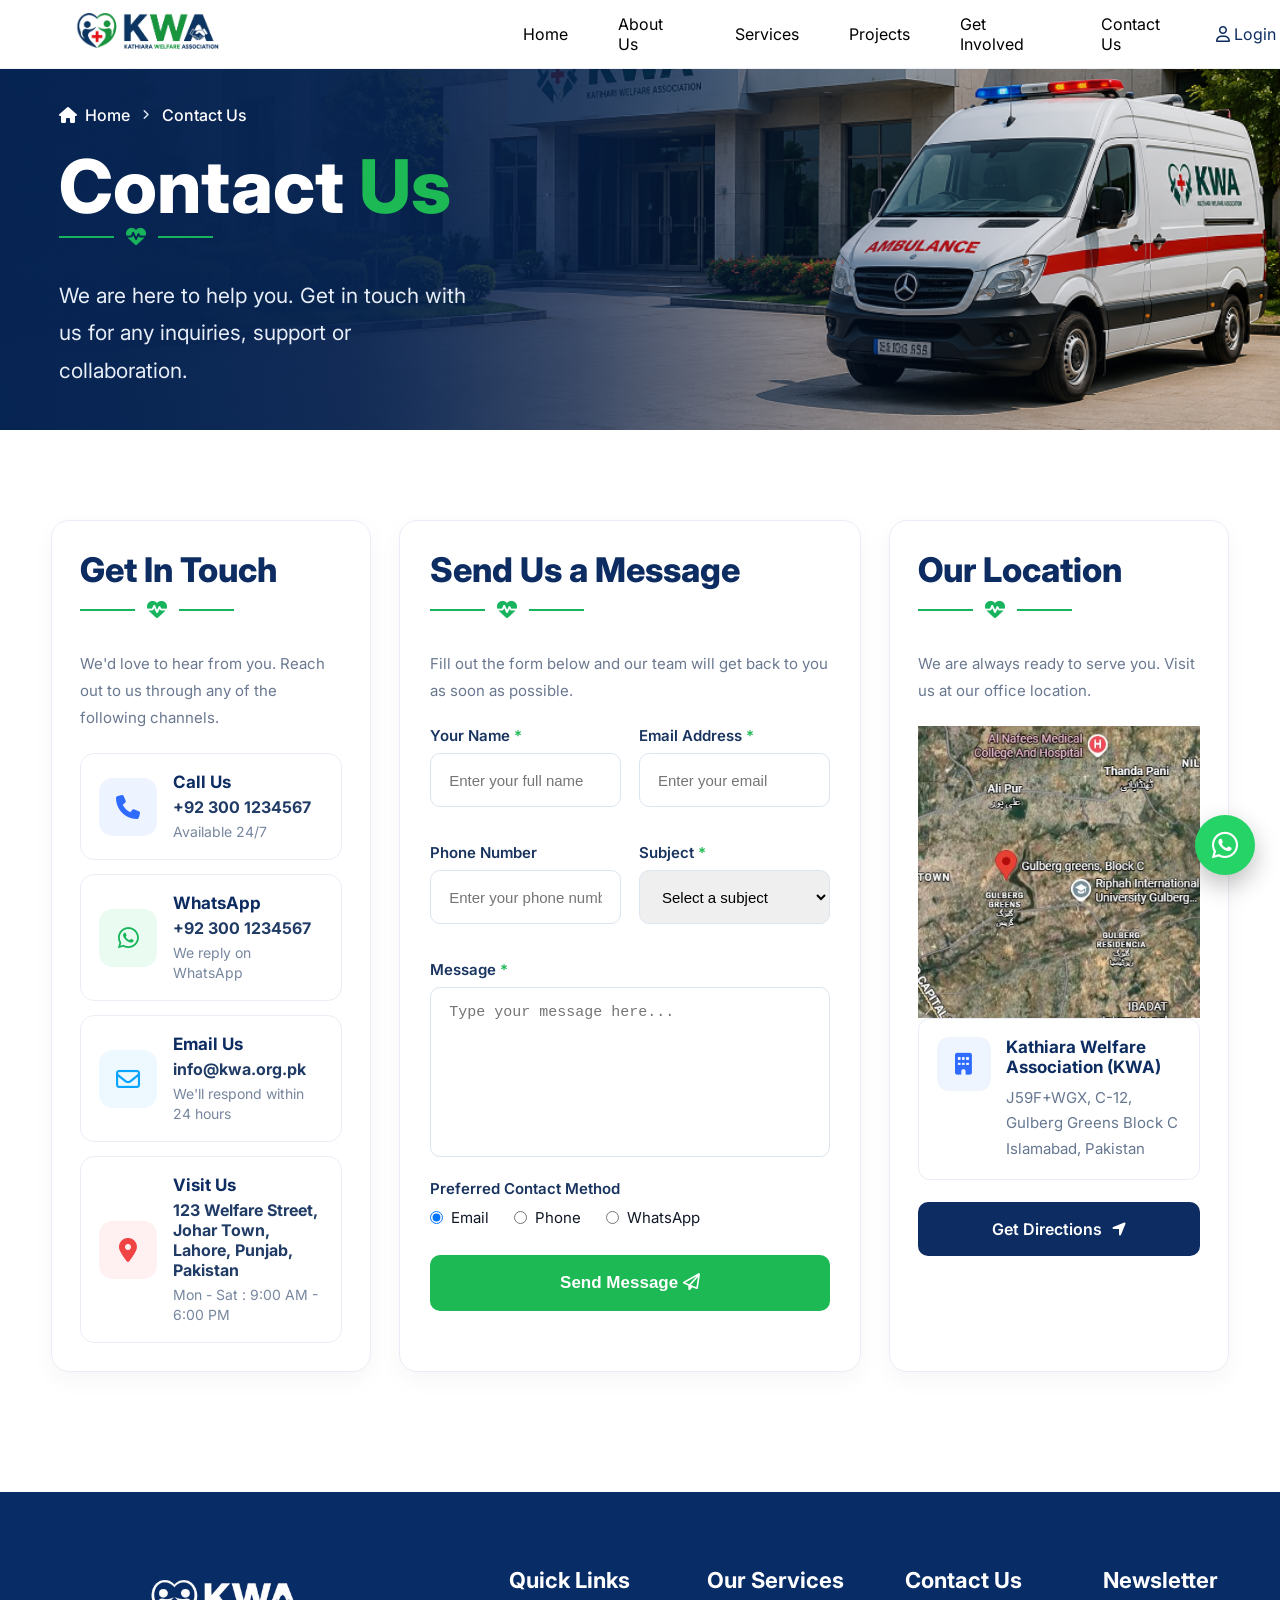
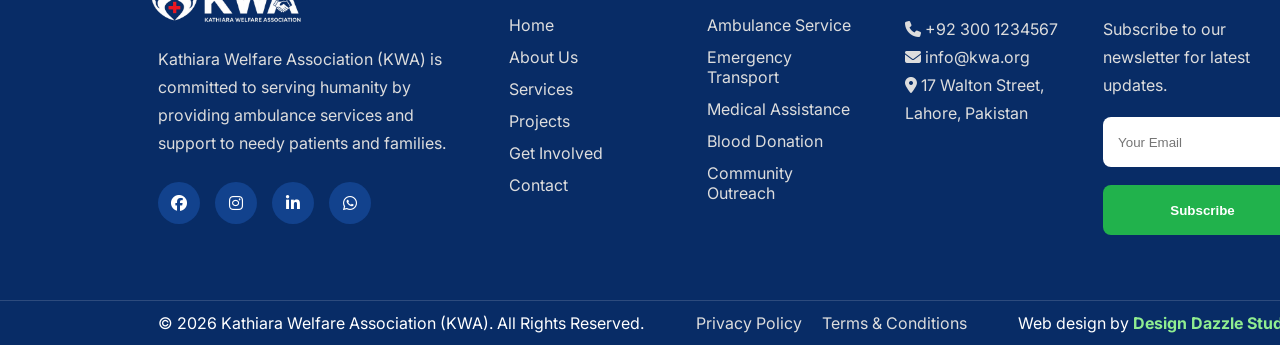
<file: contact.html>
<!DOCTYPE html>
<html lang="en">

<head>
    <meta charset="UTF-8">
    <meta name="viewport" content="width=device-width, initial-scale=1.0">
    <title>KWA Foundation</title>
    <link rel="preconnect" href="https://fonts.googleapis.com">
    <link rel="preconnect" href="https://fonts.gstatic.com" crossorigin>
    <link href="https://fonts.googleapis.com/css2?family=Inter:wght@400;500;600;700;800&display=swap" rel="stylesheet">
    <link rel="stylesheet" href="https://cdnjs.cloudflare.com/ajax/libs/font-awesome/6.7.2/css/all.min.css">
    <link rel="stylesheet" href="style.css">
</head>

<body>
    <!-- =========================
        HEADER
========================= -->
    <header class="header">
        <div class="container">
            <nav class="navbar">
                <!-- Logo -->
                <a href="#" class="logo">
                    <img src="images/nav_logo.png" alt="KWA Logo">
                </a>
                <!-- Menu -->
                <ul class="menu">
                    <li><a href="index.html">Home</a></li>
                    <li><a href="about.html">About Us</a></li>
                    <li><a href="services.html">Services</a></li>
                    <li><a href="project.html">Projects</a></li>
                    <li><a href="involved.html">Get Involved</a></li>
                    <li><a href="contact.html">Contact Us</a></li>
                </ul>
                <div id="loader">
                    <div class="loader-content">
                        <img src="images/logo.png" alt="KWA Logo">
                        <div class="spinner"></div>
                        <p>Loading...</p>
                    </div>
                </div>
                <!-- Right Side -->
                <div class="nav-right">
                    <a href="login.html" class="login-btn">
                        <i class="fa-regular fa-user"></i>
                        Login
                    </a>
                    <a href="donate.html" class="donate-btn">
                        Donate Now
                    </a>
                    <button class="menu-toggle">
                        <span></span>
                        <span></span>
                        <span></span>
                    </button>
                </div>
            </nav>
        </div>
    </header>
    <div class="menu-overlay"></div>
    <!--==================================
CONTACT HERO
===================================-->
    <section class="contact-hero">
        <!-- Background Image -->
        <div class="contact-hero-image">
            <img src="images/contact_hero..png" alt="Contact Hero">
        </div>
        <!-- Overlay -->
        <div class="contact-overlay"></div>
        <div class="container">
            <div class="contact-content">
                <!-- Breadcrumb -->
                <div class="contact-breadcrumb">
                    <a href="index.html">
                        <i class="fa-solid fa-house"></i>
                        Home
                    </a>
                    <i class="fa-solid fa-angle-right"></i>
                    <span>Contact Us</span>
                </div>
                <!-- Heading -->
                <h1>
                    Contact
                    <span>Us</span>
                </h1>
                <!-- Divider -->
                <div class="hero-divider">
                    <span></span>
                    <i class="fa-solid fa-heart-pulse"></i>
                    <span></span>
                </div>
                <!-- Description -->
                <p>
                    We are here to help you. Get in touch with us for any
                    inquiries, support or collaboration.
                </p>
            </div>
        </div>
    </section>
    <!--==================================
CONTACT SECTION
===================================-->
    <section class="kwa-contact-section">
        <div class="kwa-contact-container">
            <div class="kwa-contact-grid">
                <!--==========================
            LEFT CONTACT INFO
            ==========================-->
                <div class="kwa-contact-info">
                    <h2>Get In Touch</h2>
                    <div class="hero-divider">
                        <span></span>
                        <i class="fa-solid fa-heart-pulse"></i>
                        <span></span>
                    </div>
                    <p>
                        We'd love to hear from you. Reach out to us
                        through any of the following channels.
                    </p>
                    <!-- Contact Card 1 -->
                    <div class="kwa-contact-item">
                        <div class="kwa-contact-icon kwa-blue">
                            <i class="fa-solid fa-phone"></i>
                        </div>
                        <div class="kwa-contact-text">
                            <h3>Call Us</h3>
                            <strong>+92 300 1234567</strong>
                            <span>Available 24/7</span>
                        </div>
                    </div>
                    <!-- Contact Card 2 -->
                    <div class="kwa-contact-item">
                        <div class="kwa-contact-icon kwa-green">
                            <i class="fa-brands fa-whatsapp"></i>
                        </div>
                        <div class="kwa-contact-text">
                            <h3>WhatsApp</h3>
                            <strong>+92 300 1234567</strong>
                            <span>We reply on WhatsApp</span>
                        </div>
                    </div>
                    <!-- Contact Card 3 -->
                    <div class="kwa-contact-item">
                        <div class="kwa-contact-icon kwa-sky">
                            <i class="fa-regular fa-envelope"></i>
                        </div>
                        <div class="kwa-contact-text">
                            <h3>Email Us</h3>
                            <strong>info@kwa.org.pk</strong>
                            <span>We'll respond within 24 hours</span>
                        </div>
                    </div>
                    <!-- Contact Card 4 -->
                    <div class="kwa-contact-item">
                        <div class="kwa-contact-icon kwa-red">
                            <i class="fa-solid fa-location-dot"></i>
                        </div>
                        <div class="kwa-contact-text">
                            <h3>Visit Us</h3>
                            <strong>
                                123 Welfare Street,
                                Johar Town,
                                Lahore, Punjab, Pakistan
                            </strong>
                            <span>Mon - Sat : 9:00 AM - 6:00 PM</span>
                        </div>
                    </div>
                </div>
                <!--==========================
            CENTER CONTACT FORM
            ==========================-->
                <div class="kwa-contact-form-box">
                    <h2>Send Us a Message</h2>
                    <div class="hero-divider">
                        <span></span>
                        <i class="fa-solid fa-heart-pulse"></i>
                        <span></span>
                    </div>
                    <p>
                        Fill out the form below and our team will get back to
                        you as soon as possible.
                    </p>
                    <form class="kwa-contact-form">
                        <!-- Row 1 -->
                        <div class="kwa-form-row">
                            <div class="kwa-form-group">
                                <label>Your Name <span>*</span></label>
                                <input type="text" placeholder="Enter your full name">
                            </div>
                            <div class="kwa-form-group">
                                <label>Email Address <span>*</span></label>
                                <input type="email" placeholder="Enter your email">
                            </div>
                        </div>
                        <!-- Row 2 -->
                        <div class="kwa-form-row">
                            <div class="kwa-form-group">
                                <label>Phone Number</label>
                                <input type="tel" placeholder="Enter your phone number">
                            </div>
                            <div class="kwa-form-group">
                                <label>Subject <span>*</span></label>
                                <select>
                                    <option>Select a subject</option>
                                    <option>General Inquiry</option>
                                    <option>Donation</option>
                                    <option>Volunteer</option>
                                    <option>Emergency Help</option>
                                </select>
                            </div>
                        </div>
                        <!-- Message -->
                        <div class="kwa-form-group">
                            <label>Message <span>*</span></label>
                            <textarea placeholder="Type your message here..."></textarea>
                        </div>
                        <!-- Contact Method -->
                        <div class="kwa-contact-method">
                            <label class="kwa-method-title">
                                Preferred Contact Method
                            </label>
                            <div class="kwa-method-options">
                                <label>
                                    <input type="radio" name="contact" checked>
                                    Email
                                </label>
                                <label>
                                    <input type="radio" name="contact">
                                    Phone
                                </label>
                                <label>
                                    <input type="radio" name="contact">
                                    WhatsApp
                                </label>
                            </div>
                        </div>
                        <!-- Button -->
                        <button type="submit" class="kwa-submit-btn">
                            Send Message
                            <i class="fa-regular fa-paper-plane"></i>
                        </button>
                    </form>
                </div>
                <!--==========================
            RIGHT LOCATION
            ==========================-->
                <div class="kwa-location-box">
                    <h2>Our Location</h2>
                    <div class="hero-divider">
                        <span></span>
                        <i class="fa-solid fa-heart-pulse"></i>
                        <span></span>
                    </div>
                    <p>
                        We are always ready to serve you.
                        Visit us at our office location.
                    </p>
                    <!-- Map -->
                    <div>
                        <img src="images/map1.jpeg" alt="map location">
                    </div>
                    <!-- Address Card -->
                    <div class="kwa-location-info">
                        <div class="kwa-location-icon">
                            <i class="fa-solid fa-building"></i>
                        </div>
                        <div class="kwa-location-text">
                            <h3>Kathiara Welfare Association (KWA)</h3>
                            <p>
                                J59F+WGX, C-12, Gulberg Greens
                                Block C Islamabad, Pakistan
                            </p>
                        </div>
                    </div>
                    <!-- Button -->
                    <a href="https://maps.app.goo.gl/qsh3ASHWrQSj8bHx5" class="kwa-direction-btn">
                        Get Directions
                        <i class="fa-solid fa-location-arrow"></i>
                    </a>
                </div>
            </div>
        </div>
    </section>
    <!-- ===========================
            FOOTER
=========================== -->
    <footer class="footer">
        <div class="container">
            <div class="footer-grid">
                <!-- Logo -->
                <div class="footer-box">
                    <img src="images/nav1_logo.png" class="footer-logo" alt="KWA Logo">
                    <p>
                        Kathiara Welfare Association (KWA) is committed to serving
                        humanity by providing ambulance services and support to
                        needy patients and families.
                    </p>
                    <div class="social-icons">
                        <a href="https://www.facebook.com/share/1CzARoM3GC/"><i class="fab fa-facebook"></i></a>
                        <a href="https://www.instagram.com/designdazzlestudio27?igsh=ZWw2ZmZ3bHIwYngw"><i
                                class="fab fa-instagram"></i></a>
                        <a
                            href="https://www.linkedin.com/in/design-dazzle-studio-015b76401?utm_source=share_via&utm_content=profile&utm_medium=member_android"><i
                                class="fab fa-linkedin-in"></i></a>
                        <a href="#"><i class="fab fa-whatsapp"></i></a>
                    </div>
                </div>
                <!-- Quick Links -->
                <div class="footer-box">
                    <h3>Quick Links</h3>
                    <ul>
                        <li><a href="index.html">Home</a></li>
                        <li><a href="about.html">About Us</a></li>
                        <li><a href="services.html">Services</a></li>
                        <li><a href="project.html">Projects</a></li>
                        <li><a href="involved.html">Get Involved</a></li>
                        <li><a href="contact.html">Contact</a></li>
                    </ul>
                </div>
                <!-- Services -->
                <div class="footer-box">
                    <h3>Our Services</h3>
                    <ul>
                        <li><a href="services.html">Ambulance Service</a></li>
                        <li><a href="contact.html">Emergency Transport</a></li>
                        <li><a href="services.html">Medical Assistance</a></li>
                        <li><a href="contact.html">Blood Donation</a></li>
                        <li><a href="involved.html">Community Outreach</a></li>
                    </ul>
                </div>
                <!-- Contact -->
                <div class="footer-box">
                    <h3>Contact Us</h3>
                    <p>
                        <i class="fas fa-phone"></i>
                        +92 300 1234567
                    </p>
                    <p>
                        <i class="fas fa-envelope"></i>
                        info@kwa.org
                    </p>
                    <p>
                        <i class="fas fa-map-marker-alt"></i>
                        17 Walton Street,<br>
                        Lahore, Pakistan
                    </p>
                </div>
                <!-- Newsletter -->
                <div class="footer-box">
                    <h3>Newsletter</h3>
                    <p>
                        Subscribe to our newsletter
                        for latest updates.
                    </p>
                    <form>
                        <input type="email" placeholder="Your Email">
                        <button type="submit">
                            Subscribe
                        </button>
                    </form>
                </div>
            </div>
        </div>
        <div class="footer-bottom">
            <div class="container bottom-flex">
                <p>
                    © 2026 Kathiara Welfare Association (KWA).
                    All Rights Reserved.
                </p>
                <div class="footer-links">
                    <a href="#">Privacy Policy</a>
                    <a href="#">Terms & Conditions</a>
                </div>
                <div>
                    Web design by
                    <strong class="creator_section">Design Dazzle Studio.</strong>
                </div>
            </div>
        </div>
    </footer>
    <!-- Floating WhatsApp -->
    <a href="#" class="whatsapp">
        <i class="fab fa-whatsapp"></i>
    </a>
    <script src="script.js"></script>
</body>

</html>
</file>
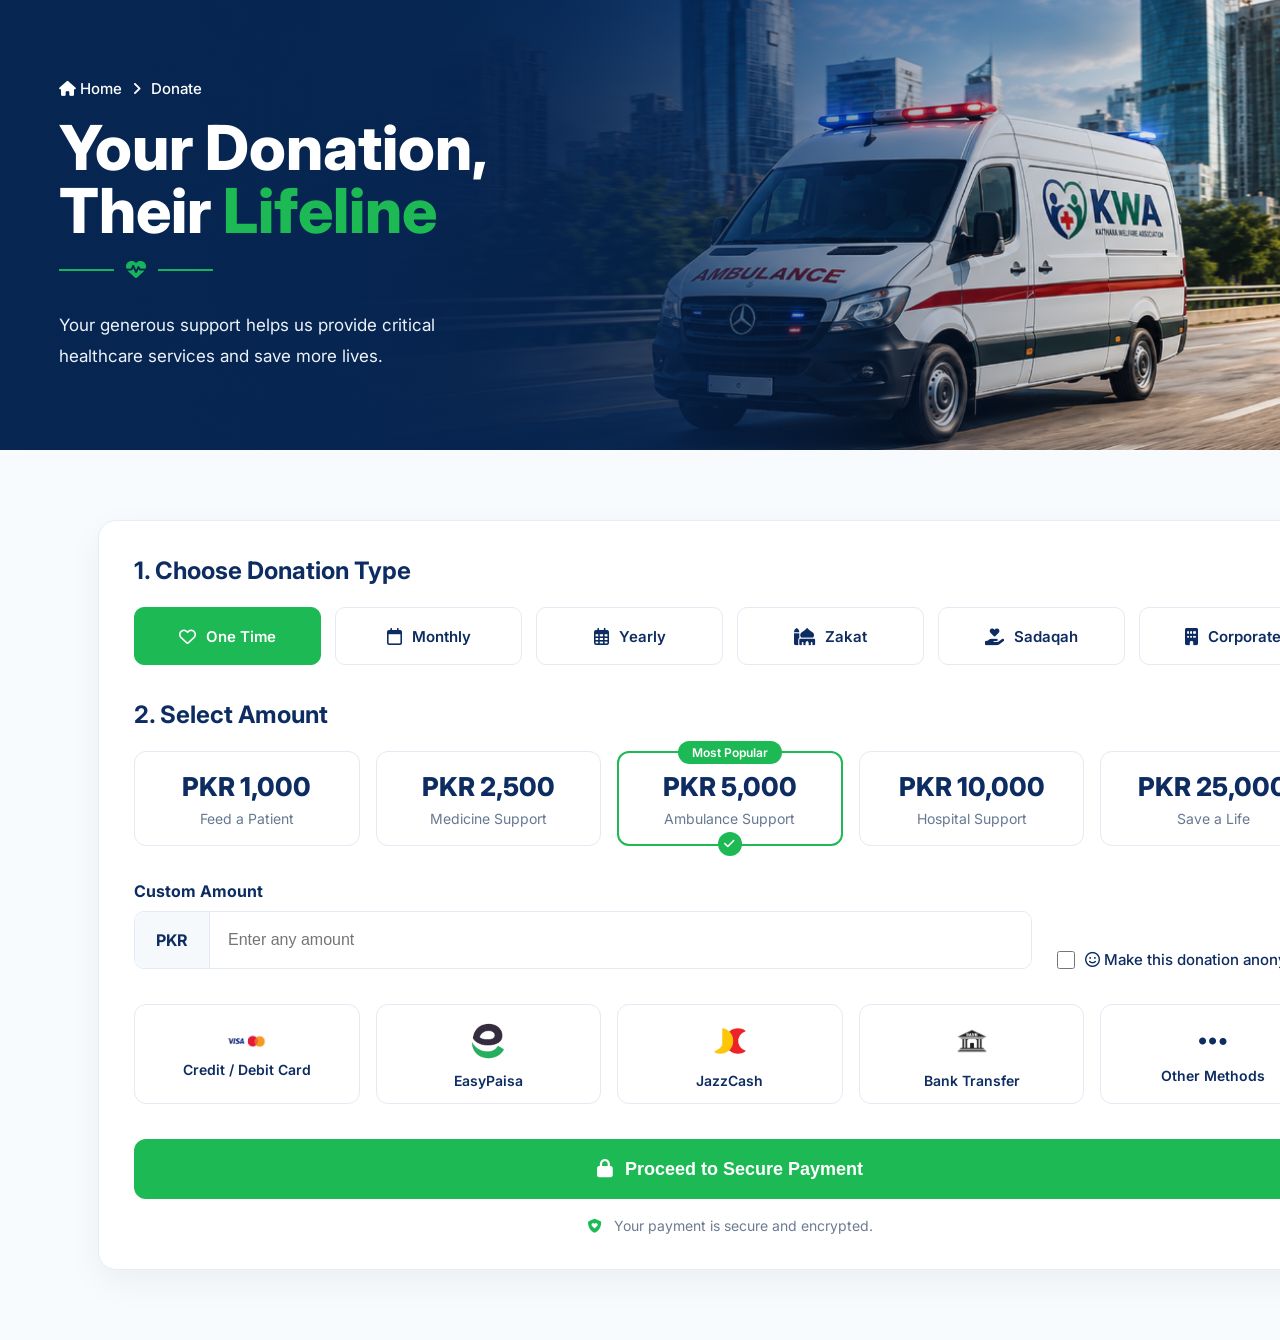
<file: donate.html>
<!DOCTYPE html>
<html lang="en">

<head>
    <meta charset="UTF-8">
    <meta name="viewport" content="width=device-width, initial-scale=1.0">
    <title>KWA Foundation</title>
    <link rel="preconnect" href="https://fonts.googleapis.com">
    <link rel="preconnect" href="https://fonts.gstatic.com" crossorigin>
    <link href="https://fonts.googleapis.com/css2?family=Inter:wght@400;500;600;700;800&display=swap" rel="stylesheet">
    <link rel="stylesheet" href="https://cdnjs.cloudflare.com/ajax/libs/font-awesome/6.7.2/css/all.min.css">
    <link rel="stylesheet" href="style.css">
</head>

<body>
    <!--==================================
DONATION HERO
===================================-->
    <section class="donation-hero">
        <!-- Hero Background Image -->
        <div class="donation-hero-image">
            <img src="images/services-ambulance.jpeg" alt="Donation Hero">
        </div>
        <!-- Dark Overlay -->
        <div class="donation-hero-overlay"></div>
        <div class="container">
            <div class="donation-hero-content">
                <div class="donation-hero-left">
                    <!-- Breadcrumb -->
                    <div class="donation-breadcrumb">
                        <a href="index.html">
                            <i class="fa-solid fa-house"></i>
                            Home
                        </a>
                        <i class="fa-solid fa-angle-right"></i>
                        <span>Donate</span>
                    </div>
                    <!-- Heading -->
                    <h1>
                        Your Donation,
                        <br>
                        Their
                        <span>Lifeline</span>
                    </h1>
                    <!-- Divider -->
                    <div class="hero-divider">
                        <span></span>
                        <i class="fa-solid fa-heart-pulse"></i>
                        <span></span>
                    </div>
                    <!-- Description -->
                    <p>
                        Your generous support helps us provide critical healthcare
                        services and save more lives.
                    </p>
                </div>
            </div>
        </div>
    </section>
    <!--==================================
DONATION FORM
===================================-->
    <section class="donation-form-section">
        <div class="container">
            <div class="donation-form-card">
                <!--==============================
            DONATION TYPE
            ==============================-->
                <div class="donation-block">
                    <h3 class="donation-title">
                        1. Choose Donation Type
                    </h3>
                    <div class="donation-type-grid">
                        <div class="donation-type-item active">
                            <i class="fa-regular fa-heart"></i>
                            <span>One Time</span>
                        </div>
                        <div class="donation-type-item">
                            <i class="fa-regular fa-calendar"></i>
                            <span>Monthly</span>
                        </div>
                        <div class="donation-type-item">
                            <i class="fa-regular fa-calendar-days"></i>
                            <span>Yearly</span>
                        </div>
                        <div class="donation-type-item">
                            <i class="fa-solid fa-mosque"></i>
                            <span>Zakat</span>
                        </div>
                        <div class="donation-type-item">
                            <i class="fa-solid fa-hand-holding-heart"></i>
                            <span>Sadaqah</span>
                        </div>
                        <div class="donation-type-item">
                            <i class="fa-solid fa-building"></i>
                            <span>Corporate</span>
                        </div>
                    </div>
                </div>
                <!--==============================
            AMOUNT
            ==============================-->
                <div class="donation-block">
                    <h3 class="donation-title">
                        2. Select Amount
                    </h3>
                    <div class="donation-amount-grid">
                        <div class="donation-amount-item">
                            <h4>PKR 1,000</h4>
                            <p>Feed a Patient</p>
                        </div>
                        <div class="donation-amount-item">
                            <h4>PKR 2,500</h4>
                            <p>Medicine Support</p>
                        </div>
                        <div class="donation-amount-item active">
                            <span class="popular-tag">
                                Most Popular
                            </span>
                            <h4>PKR 5,000</h4>
                            <p>Ambulance Support</p>
                            <div class="amount-check">
                                <i class="fa-solid fa-check"></i>
                            </div>
                        </div>
                        <div class="donation-amount-item">
                            <h4>PKR 10,000</h4>
                            <p>Hospital Support</p>
                        </div>
                        <div class="donation-amount-item">
                            <h4>PKR 25,000</h4>
                            <p>Save a Life</p>
                        </div>
                    </div>
                </div>
                <!--==============================
            CUSTOM AMOUNT
            ==============================-->
                <div class="donation-custom-row">
                    <div class="donation-custom-box">
                        <label>
                            Custom Amount
                        </label>
                        <div class="donation-custom-input">
                            <span>PKR</span>
                            <input type="number" placeholder="Enter any amount">
                        </div>
                    </div>
                    <label class="donation-anonymous">
                        <input type="checkbox">
                        <span>
                            <i class="fa-regular fa-face-smile"></i>
                            Make this donation anonymous
                        </span>
                    </label>
                </div>
                <!--==============================
            PAYMENT METHOD
            ==============================-->
                <div class="payment-grid">
                    <!-- Credit Card -->
                    <div class="payment-item " data-payment="card">
                        <img src="images/cards.png" alt="Card">
                        <h5>Credit / Debit Card</h5>
                    </div>
                    <!-- EasyPaisa -->
                    <div class="payment-item" data-payment="easypaisa">
                        <img src="images/easypaisa.png" alt="EasyPaisa">
                        <h5>EasyPaisa</h5>
                    </div>
                    <!-- JazzCash -->
                    <div class="payment-item" data-payment="jazzcash">
                        <img src="images/jazzcash.png" alt="JazzCash">
                        <h5>JazzCash</h5>
                    </div>
                    <!-- Bank -->
                    <div class="payment-item" data-payment="bank">
                        <img src="images/bank.png" alt="Bank">
                        <h5>Bank Transfer</h5>
                    </div>
                    <!-- Other -->
                    <div class="payment-item" data-payment="other">
                        <i class="fa-solid fa-ellipsis"></i>
                        <h5>Other Methods</h5>
                    </div>
                </div>
                <!--==================================
PAYMENT DETAILS
===================================-->
                <div class="payment-details-wrapper">
                    <div class="payment-details-card" id="credit-card-box">
                        <h3>Credit / Debit Card Details</h3>
                        <div class="payment-form-grid">
                            <div class="payment-input">
                                <label>Card Number</label>
                                <div class="payment-input-icon">
                                    <i class="fa-regular fa-credit-card"></i>
                                    <input type="text" id="cardNumber" maxlength="19" placeholder="1234 5678 9012 3456">
                                </div>
                            </div>
                            <div class="payment-input">
                                <label>Card Holder Name</label>
                                <input type="text" placeholder="John Doe">
                            </div>
                            <div class="payment-input">
                                <label>Expiry Date</label>
                                <input type="text" id="expiryDate" maxlength="5" placeholder="MM/YY">
                            </div>
                            <div class="payment-input">
                                <label>CVV</label>
                                <input type="password" id="cvv" maxlength="3" placeholder="123">
                            </div>
                        </div>
                        <div class="supported-cards">
                            <img src="images/visa.png" alt="Visa">
                            <img src="images/mastercard.png" alt="MasterCard">
                            <img src="images/paypak.png" alt="PayPak">
                        </div>
                    </div>
                    <!--==========================
    EASYPAISA
    ==========================-->
                    <div class="payment-details-card" id="easypaisa-box">
                        <h3>EasyPaisa Number</h3>
                        <div class="payment-input">
                            <label>Mobile Number</label>
                            <input type="text" placeholder="03XX XXXXXXX">
                        </div>
                    </div>
                    <!--==========================
    JAZZCASH
    ==========================-->
                    <div class="payment-details-card" id="jazzcash-box">
                        <h3>JazzCash Number</h3>
                        <div class="payment-input">
                            <label>Mobile Number</label>
                            <input type="text" placeholder="03XX XXXXXXX">
                        </div>
                    </div>
                    <div class="payment-details-card" id="bank-box">
                        <h3>Bank Transfer Details</h3>
                        <div class="payment-form-grid">
                            <div class="payment-input">
                                <label>Bank Name</label>
                                <input type="text" placeholder="Meezan Bank">
                            </div>
                            <div class="payment-input">
                                <label>Transaction ID</label>
                                <input type="text" placeholder="Transaction Number">
                            </div>
                        </div>
                        <div class="payment-input upload-box">
                            <label>Upload Payment Receipt</label>
                            <input type="file">
                        </div>
                    </div>
                    <!--==========================
                             OTHER METHOD
                    ==========================-->
                    <div class="payment-details-card" id="other-box">
                        <h3>Other Payment Method</h3>
                        <p>
                            Please contact our support team for alternative payment methods.
                        </p>
                    </div>
                </div>
                <!--==============================
                        SUBMIT BUTTON
                ==============================-->
                <button class="donation-submit-btn">
                    <i class="fa-solid fa-lock"></i>
                    Proceed to Secure Payment
                </button>
                <div class="payment-note">
                    <i class="fa-solid fa-shield-heart"></i>
                    Your payment is secure and encrypted.
                </div>
            </div>
        </div>
    </section>
    <script src="script.js">
    </script>
</body>

</html>
</file>
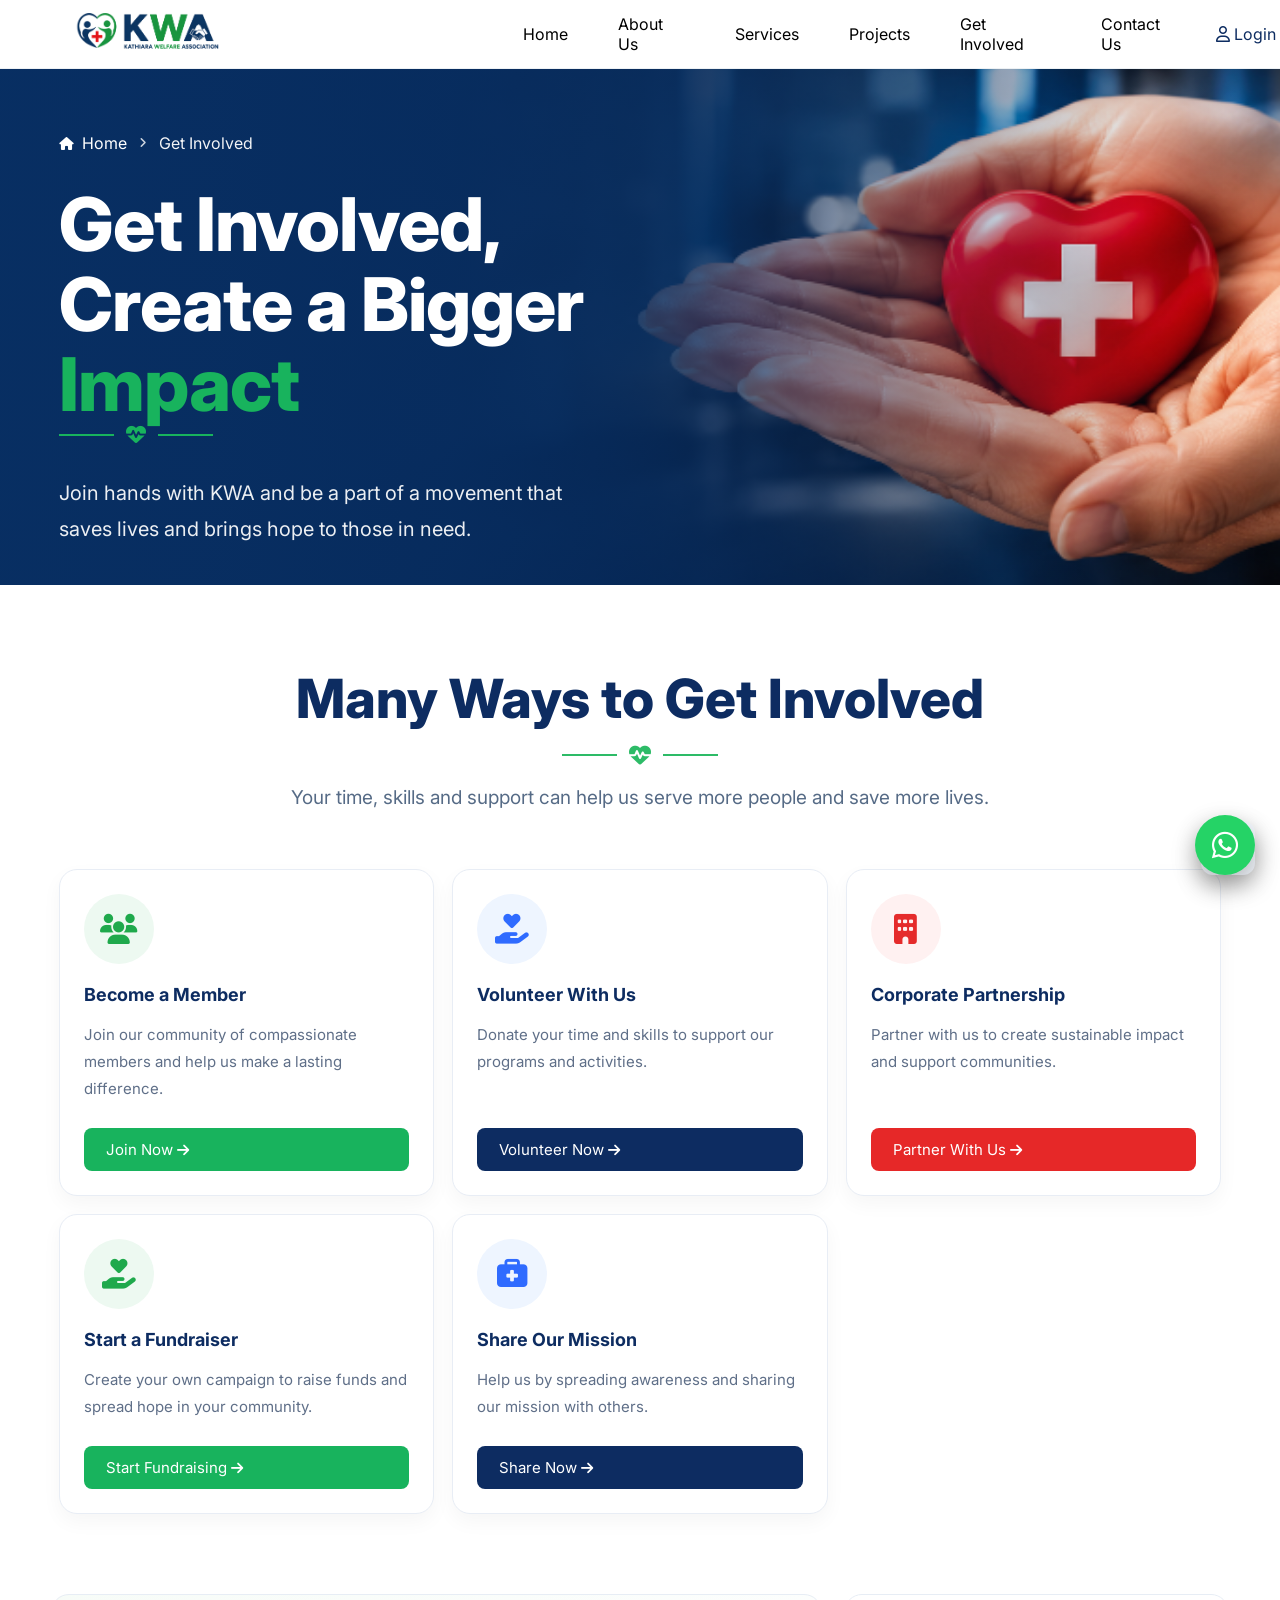
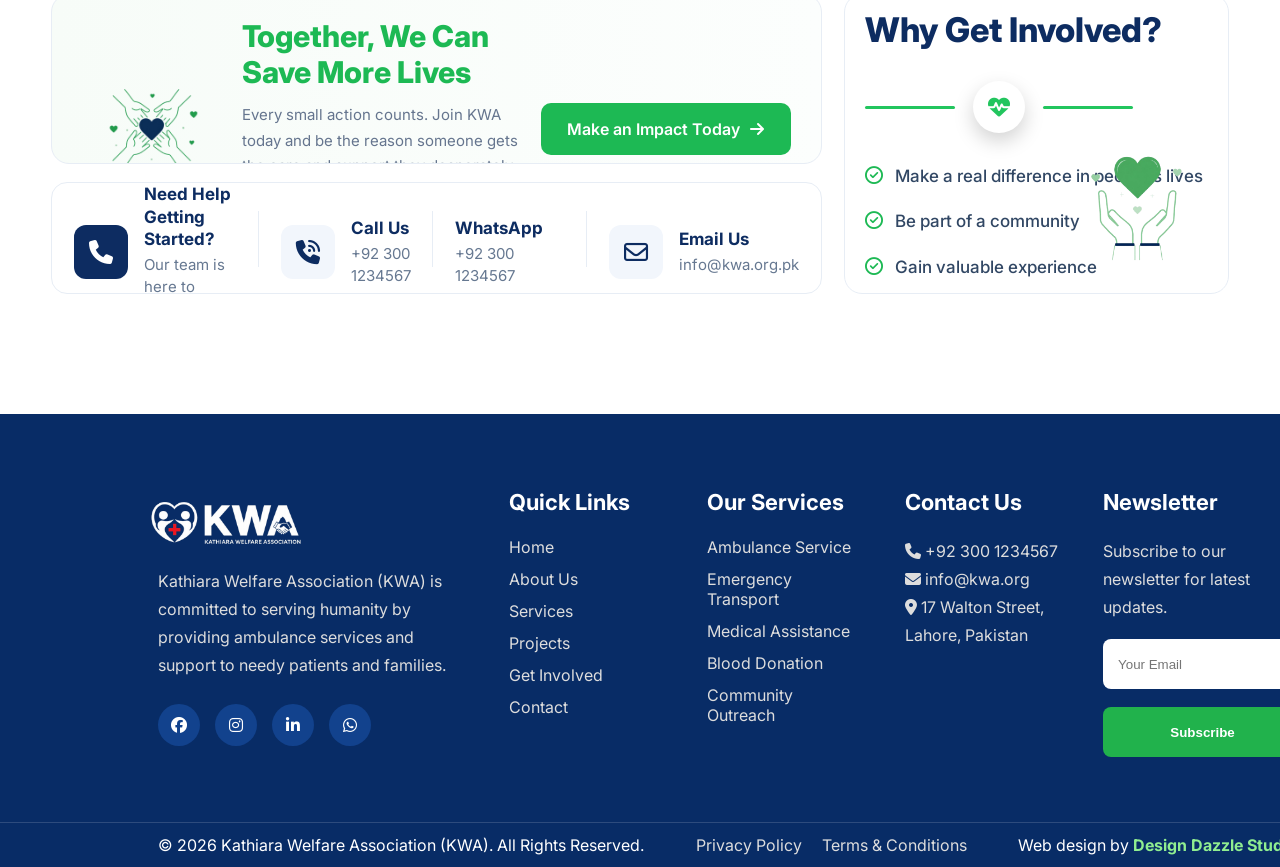
<file: involved.html>
<!DOCTYPE html>
<html lang="en">

<head>
    <meta charset="UTF-8">
    <meta name="viewport" content="width=device-width, initial-scale=1.0">
    <title>KWA Foundation</title>
    <link rel="preconnect" href="https://fonts.googleapis.com">
    <link rel="preconnect" href="https://fonts.gstatic.com" crossorigin>
    <link href="https://fonts.googleapis.com/css2?family=Inter:wght@400;500;600;700;800&display=swap" rel="stylesheet">
    <link rel="stylesheet" href="https://cdnjs.cloudflare.com/ajax/libs/font-awesome/6.7.2/css/all.min.css">
    <link rel="stylesheet" href="style.css">
</head>

<body>
    <!-- =========================
        HEADER
========================= -->
    <header class="header">
        <div class="container">
            <nav class="navbar">
                <!-- Logo -->
                <a href="#" class="logo">
                    <img src="images/nav_logo.png" alt="KWA Logo">
                </a>
                <!-- Menu -->
                <ul class="menu">
                    <li><a href="index.html">Home</a></li>
                    <li><a href="about.html">About Us</a></li>
                    <li><a href="services.html">Services</a></li>
                    <li><a href="project.html">Projects</a></li>
                    <li><a href="involved.html">Get Involved</a></li>
                    <li><a href="contact.html">Contact Us</a></li>
                </ul>
                <div id="loader">
                    <div class="loader-content">
                        <img src="images/logo.png" alt="KWA Logo">
                        <div class="spinner"></div>
                        <p>Loading...</p>
                    </div>
                </div>
                <!-- Right Side -->
                <div class="nav-right">
                    <a href="login.html" class="login-btn">
                        <i class="fa-regular fa-user"></i>
                        Login
                    </a>
                    <a href="donate.html" class="donate-btn">
                        Donate Now
                    </a>
                    <button class="menu-toggle">
                        <span></span>
                        <span></span>
                        <span></span>
                    </button>
                </div>
            </nav>
        </div>
    </header>
    <div class="menu-overlay"></div>
    <!--==================================
GET INVOLVED HERO
===================================-->
    <section class="get-involved-hero">
        <!-- Hero Background Image -->
        <div class="get-hero-image">
            <img src="images/about_banner.jpeg" alt="Get Involved Hero">
        </div>
        <!-- Dark Overlay -->
        <div class="get-hero-overlay"></div>
        <div class="container">
            <div class="get-hero-content">
                <div class="get-hero-left">
                    <!-- Breadcrumb -->
                    <div class="get-breadcrumb">
                        <a href="index.html">
                            <i class="fa-solid fa-house"></i>
                            Home
                        </a>
                        <i class="fa-solid fa-angle-right"></i>
                        <span>Get Involved</span>
                    </div>
                    <!-- Heading -->
                    <h1>
                        Get Involved,
                        <br>
                        Create a Bigger
                        <span>Impact</span>
                    </h1>
                    <!-- Divider -->
                     
                    <div class="hero-divider">
                        <span></span>
                        <i class="fa-solid fa-heart-pulse"></i>
                        <span></span>
                    </div>
                    <!-- Description -->
                    <p>
                        Join hands with KWA and be a part of a movement that
                        saves lives and brings hope to those in need.
                    </p>
                </div>
            </div>
        </div>
    </section>
    <!--==================================
MANY WAYS TO GET INVOLVED
===================================-->
    <section class="get-options">
        <div class="container">
            <!-- Section Title -->
            <div class="section-title">
                <h2>
                    Many Ways to Get Involved
                </h2>
                <div class="title-line">
                    <span></span>
                    <i class="fa-solid fa-heart-pulse"></i>
                    <span></span>
                </div>
                <p>
                    Your time, skills and support can help us serve more people and save more lives.
                </p>
            </div>
            <!-- Cards Row Starts Here -->
            <div class="options-wrapper">
                <!-- CARD 01 -->
                <div class="option-card">
                    <div class="option-icon green">
                        <i class="fa-solid fa-users"></i>
                    </div>
                    <h3>Become a Member</h3>
                    <p>
                        Join our community of compassionate members
                        and help us make a lasting difference.
                    </p>
                    <a href="contact.html" class="option-btn green">
                        Join Now
                        <i class="fa-solid fa-arrow-right"></i>
                    </a>
                </div>
                <!-- CARD 02 -->
                <div class="option-card">
                    <div class="option-icon blue">
                        <i class="fa-solid fa-hand-holding-heart"></i>
                    </div>
                    <h3>Volunteer With Us</h3>
                    <p>
                        Donate your time and skills to support
                        our programs and activities.
                    </p>
                    <a href="contact.html" class="option-btn blue">
                        Volunteer Now
                        <i class="fa-solid fa-arrow-right"></i>
                    </a>
                </div>
                <!-- CARD 03 -->
                <div class="option-card">
                    <div class="option-icon red">
                        <i class="fa-solid fa-building"></i>
                    </div>
                    <h3>Corporate Partnership</h3>
                    <p>
                        Partner with us to create sustainable
                        impact and support communities.
                    </p>
                    <a href="contact.html" class="option-btn red">
                        Partner With Us
                        <i class="fa-solid fa-arrow-right"></i>
                    </a>
                </div>
                <!-- CARD 04 -->
                <div class="option-card">
                    <div class="option-icon green">
                        <i class="fa-solid fa-hand-holding-heart"></i>
                    </div>
                    <h3>Start a Fundraiser</h3>
                    <p>
                        Create your own campaign to raise funds
                        and spread hope in your community.
                    </p>
                    <a href="donate.html" class="option-btn green">
                        Start Fundraising
                        <i class="fa-solid fa-arrow-right"></i>
                    </a>
                </div>
                <!-- CARD 05 -->
                <div class="option-card">
                    <div class="option-icon blue">
                        <i class="fa-solid fa-briefcase-medical"></i>
                    </div>
                    <h3>Share Our Mission</h3>
                    <p>
                        Help us by spreading awareness and
                        sharing our mission with others.
                    </p>
                    <a href="contact.html" class="option-btn blue">
                        Share Now
                        <i class="fa-solid fa-arrow-right"></i>
                    </a>
                </div>
            </div>
        </div>
    </section>
    <!--==================================
WHY GET INVOLVED
===================================-->
    <section class="why-get-involved">
        <div class="why-container">
            <div class="why-get-grid">
                <!--==================================
            LEFT COLUMN
            ===================================-->
                <div class="why-get-left">
                    <!-- CTA CARD -->
                    <div class="cta-card">
                        <div class="cta-icon">
                            <img src="images/together_hands.png" alt="Helping Hands">
                        </div>
                        <div class="cta-content">
                            <h2>
                                Together, We Can
                                <span>Save More Lives</span>
                            </h2>
                            <p>
                                Every small action counts. Join KWA today and be the reason
                                someone gets the care and support they desperately need.
                            </p>
                        </div>
                        <div class="cta-button">
                            <a href="donate.html">
                                Make an Impact Today
                                <i class="fa-solid fa-arrow-right"></i>
                            </a>
                        </div>
                    </div>
                    <!-- CONTACT STRIP -->
                    <div class="contact-strip">
                        <!-- Box 1 -->
                        <div class="contact-box">
                            <div class="contact-icon navy">
                                <i class="fa-solid fa-phone"></i>
                            </div>
                            <div>
                                <h4>Need Help Getting Started?</h4>
                                <p>Our team is here to guide you.</p>
                            </div>
                        </div>
                        <!-- Box 2 -->
                        <div class="contact-box">
                            <div class="contact-icon">
                                <i class="fa-solid fa-phone-volume"></i>
                            </div>
                            <div>
                                <h4>Call Us</h4>
                                <p>+92 300 1234567</p>
                            </div>
                        </div>
                        <!-- Box 3 -->
                        <div class="contact-box">
                            <div class="contact-icon whatsapp">
                                <i class="fa-brands fa-whatsapp"></i>
                            </div>
                            <div>
                                <h4>WhatsApp</h4>
                                <p>+92 300 1234567</p>
                            </div>
                        </div>
                        <!-- Box 4 -->
                        <div class="contact-box">
                            <div class="contact-icon">
                                <i class="fa-regular fa-envelope"></i>
                            </div>
                            <div>
                                <h4>Email Us</h4>
                                <p>info@kwa.org.pk</p>
                            </div>
                        </div>
                    </div>
                </div>
                <!--==================================
            RIGHT COLUMN
            ===================================-->
                <div class="why-card">
                    <h3>Why Get Involved?</h3>
                    <div class="login-divider">
                        <span></span>
                        <i class="fa-solid fa-heart-pulse"></i>
                        <span></span>
                    </div>
                    <ul>
                        <li>
                            <i class="fa-regular fa-circle-check"></i>
                            Make a real difference in people's lives
                        </li>
                        <li>
                            <i class="fa-regular fa-circle-check"></i>
                            Be part of a community
                        </li>
                        <li>
                            <i class="fa-regular fa-circle-check"></i>
                            Gain valuable experience
                        </li>
                        <li>
                            <i class="fa-regular fa-circle-check"></i>
                            Personal growth and fulfillment
                        </li>
                    </ul>
                    <div class="why-bottom-image">
                        <img src="images/heart_hands.png" alt="Heart Hands">
                    </div>
                </div>
            </div>
        </div>
    </section>
    <!-- ===========================
            FOOTER
=========================== -->
    <footer class="footer">
        <div class="container">
            <div class="footer-grid">
                <!-- Logo -->
                <div class="footer-box">
                    <img src="images/nav1_logo.png" class="footer-logo" alt="KWA Logo">
                    <p>
                        Kathiara Welfare Association (KWA) is committed to serving
                        humanity by providing ambulance services and support to
                        needy patients and families.
                    </p>
                    <div class="social-icons">
                        <a href="https://www.facebook.com/share/1CzARoM3GC/"><i class="fab fa-facebook"></i></a>
                        <a href="https://www.instagram.com/designdazzlestudio27?igsh=ZWw2ZmZ3bHIwYngw"><i
                                class="fab fa-instagram"></i></a>
                        <a
                            href="https://www.linkedin.com/in/design-dazzle-studio-015b76401?utm_source=share_via&utm_content=profile&utm_medium=member_android"><i
                                class="fab fa-linkedin-in"></i></a>
                        <a href="#"><i class="fab fa-whatsapp"></i></a>
                    </div>
                </div>
                <!-- Quick Links -->
                <div class="footer-box">
                    <h3>Quick Links</h3>
                    <ul>
                        <li><a href="index.html">Home</a></li>
                        <li><a href="about.html">About Us</a></li>
                        <li><a href="services.html">Services</a></li>
                        <li><a href="project.html">Projects</a></li>
                        <li><a href="involved.html">Get Involved</a></li>
                        <li><a href="contact.html">Contact</a></li>
                    </ul>
                </div>
                <!-- Services -->
                <div class="footer-box">
                    <h3>Our Services</h3>
                    <ul>
                        <li><a href="services.html">Ambulance Service</a></li>
                        <li><a href="contact.html">Emergency Transport</a></li>
                        <li><a href="services.html">Medical Assistance</a></li>
                        <li><a href="contact.html">Blood Donation</a></li>
                        <li><a href="involved.html">Community Outreach</a></li>
                    </ul>
                </div>
                <!-- Contact -->
                <div class="footer-box">
                    <h3>Contact Us</h3>
                    <p>
                        <i class="fas fa-phone"></i>
                        +92 300 1234567
                    </p>
                    <p>
                        <i class="fas fa-envelope"></i>
                        info@kwa.org
                    </p>
                    <p>
                        <i class="fas fa-map-marker-alt"></i>
                        17 Walton Street,<br>
                        Lahore, Pakistan
                    </p>
                </div>
                <!-- Newsletter -->
                <div class="footer-box">
                    <h3>Newsletter</h3>
                    <p>
                        Subscribe to our newsletter
                        for latest updates.
                    </p>
                    <form>
                        <input type="email" placeholder="Your Email">
                        <button type="submit">
                            Subscribe
                        </button>
                    </form>
                </div>
            </div>
        </div>
        <div class="footer-bottom">
            <div class="container bottom-flex">
                <p>
                    © 2026 Kathiara Welfare Association (KWA).
                    All Rights Reserved.
                </p>
                <div class="footer-links">
                    <a href="#">Privacy Policy</a>
                    <a href="#">Terms & Conditions</a>
                </div>
                <div>
                    Web design by
                    <strong class="creator_section">Design Dazzle Studio.</strong>
                </div>
            </div>
        </div>
    </footer>
    <!-- Floating WhatsApp -->
    <a href="#" class="whatsapp">
        <i class="fab fa-whatsapp"></i>
    </a>
    <script src="script.js"></script>
</body>

</html>
</file>
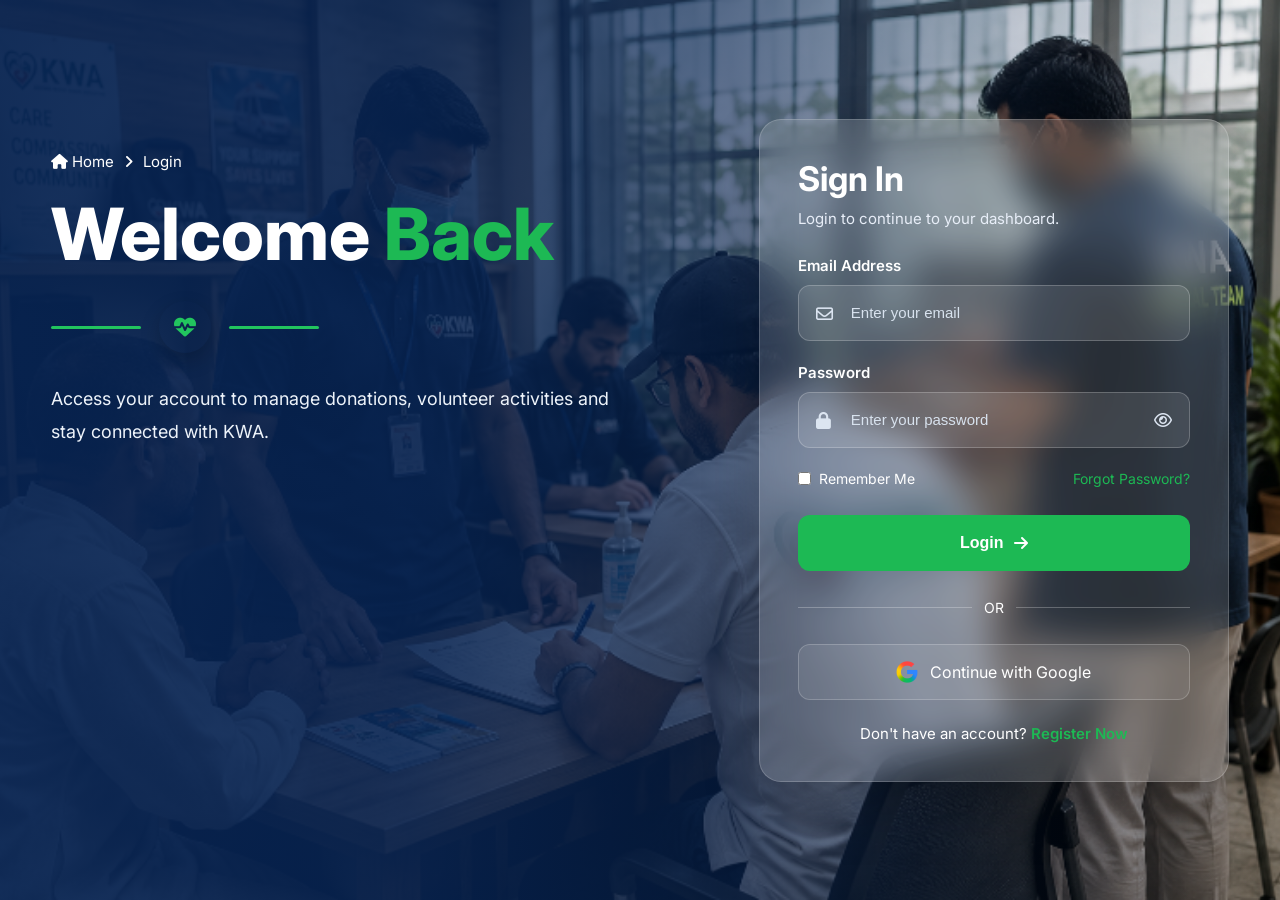
<file: login.html>
<!DOCTYPE html>
<html lang="en">

<head>
    <meta charset="UTF-8">
    <meta name="viewport" content="width=device-width, initial-scale=1.0">
    <title>KWA Foundation</title>
    <link rel="preconnect" href="https://fonts.googleapis.com">
    <link rel="preconnect" href="https://fonts.gstatic.com" crossorigin>
    <link href="https://fonts.googleapis.com/css2?family=Inter:wght@400;500;600;700;800&display=swap" rel="stylesheet">
    <link rel="stylesheet" href="https://cdnjs.cloudflare.com/ajax/libs/font-awesome/6.7.2/css/all.min.css">
    <link rel="stylesheet" href="style.css">
</head>

<body>
    <!--==================================
LOGIN PAGE
===================================-->
    <section class="kwa-login-page">
        <!-- Background -->
        <div class="kwa-login-bg">
            <img src="images/admin_service.jpeg" alt="Login Background">
        </div>
        <!-- Overlay -->
        <div class="kwa-login-overlay"></div>
        <div class="kwa-login-container">
            <div class="kwa-login-wrapper">
                <!--==========================
            LEFT CONTENT
            ==========================-->
                <div class="kwa-login-left">
                    <!-- Breadcrumb -->
                    <div class="kwa-login-breadcrumb">
                        <a href="index.html">
                            <i class="fa-solid fa-house"></i>
                            Home
                        </a>
                        <i class="fa-solid fa-angle-right"></i>
                        <span>Login</span>
                    </div>
                    <!-- Heading -->
                    <h1>
                        Welcome
                        <span>Back</span>
                    </h1>
                    <!-- Divider -->
                    <div class="login-divider">
                        <span></span>
                        <i class="fa-solid fa-heart-pulse"></i>
                        <span></span>
                    </div>
                    <!-- Description -->
                    <p>
                        Access your account to manage donations,
                        volunteer activities and stay connected
                        with KWA.
                    </p>
                </div>
                <!--==========================
            LOGIN CARD
            ==========================-->
                <div class="kwa-login-card">
                    <h2>Sign In</h2>
                    <p>
                        Login to continue to your dashboard.
                    </p>
                    <!-- Form start -->
                    <form class="kwa-login-form">
                        <!--==========================
                    EMAIL
                    ==========================-->
                        <div class="kwa-login-group">
                            <label>Email Address</label>
                            <div class="kwa-login-input">
                                <i class="fa-regular fa-envelope"></i>
                                <input type="email" placeholder="Enter your email" required>
                            </div>
                        </div>
                        <!--==========================
                    PASSWORD
                    ==========================-->
                        <div class="kwa-login-group">
                            <label>Password</label>
                            <div class="kwa-login-input">
                                <i class="fa-solid fa-lock"></i>
                                <input type="password" placeholder="Enter your password" id="loginPassword" required>
                                <i class="fa-regular fa-eye kwa-password-toggle"></i>
                            </div>
                        </div>
                        <!--==========================
                    OPTIONS
                    ==========================-->
                        <div class="kwa-login-options">
                            <label class="kwa-remember">
                                <input type="checkbox">
                                Remember Me
                            </label>
                            <a href="#">
                                Forgot Password?
                            </a>
                        </div>
                        <!--==========================
                    LOGIN BUTTON
                    ==========================-->
                        <button type="submit" class="kwa-login-btn">
                            Login
                            <i class="fa-solid fa-arrow-right"></i>
                        </button>
                        <!--==========================
                    DIVIDER
                    ==========================-->
                        <div class="kwa-login-or">
                            <span></span>
                            <p>OR</p>
                            <span></span>
                        </div>
                        <!--==========================
                    GOOGLE LOGIN
                    ==========================-->
                        <a href="#" class="kwa-google-btn">
                            <img src="images/google.jpeg" alt="Google">
                            Continue with Google
                        </a>
                        <!--==========================
                    REGISTER
                    ==========================-->
                        <div class="kwa-login-register">
                            Don't have an account?
                            <a href="register.html">
                                Register Now
                            </a>
                        </div>
                    </form>
                </div>
            </div>
        </div>
    </section>
    <script src="script.js"></script>
</body>

</html>
</file>
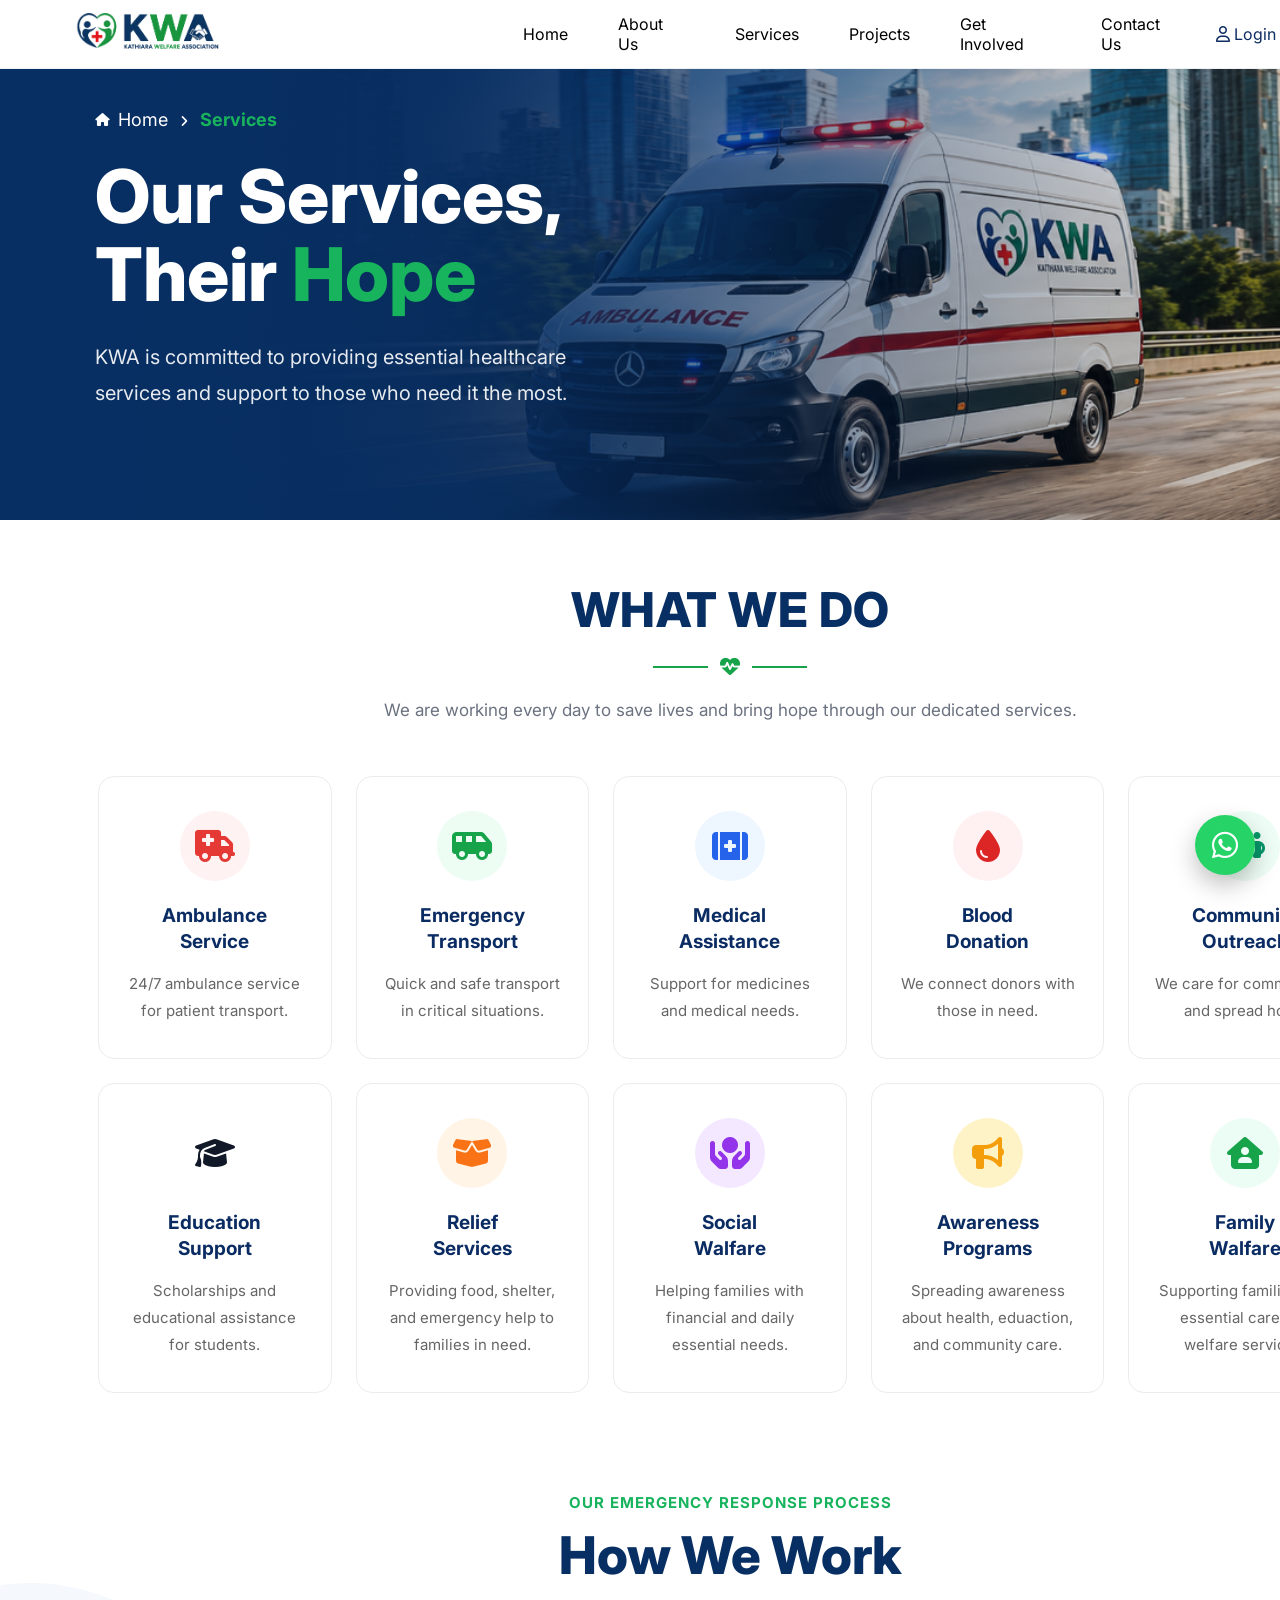
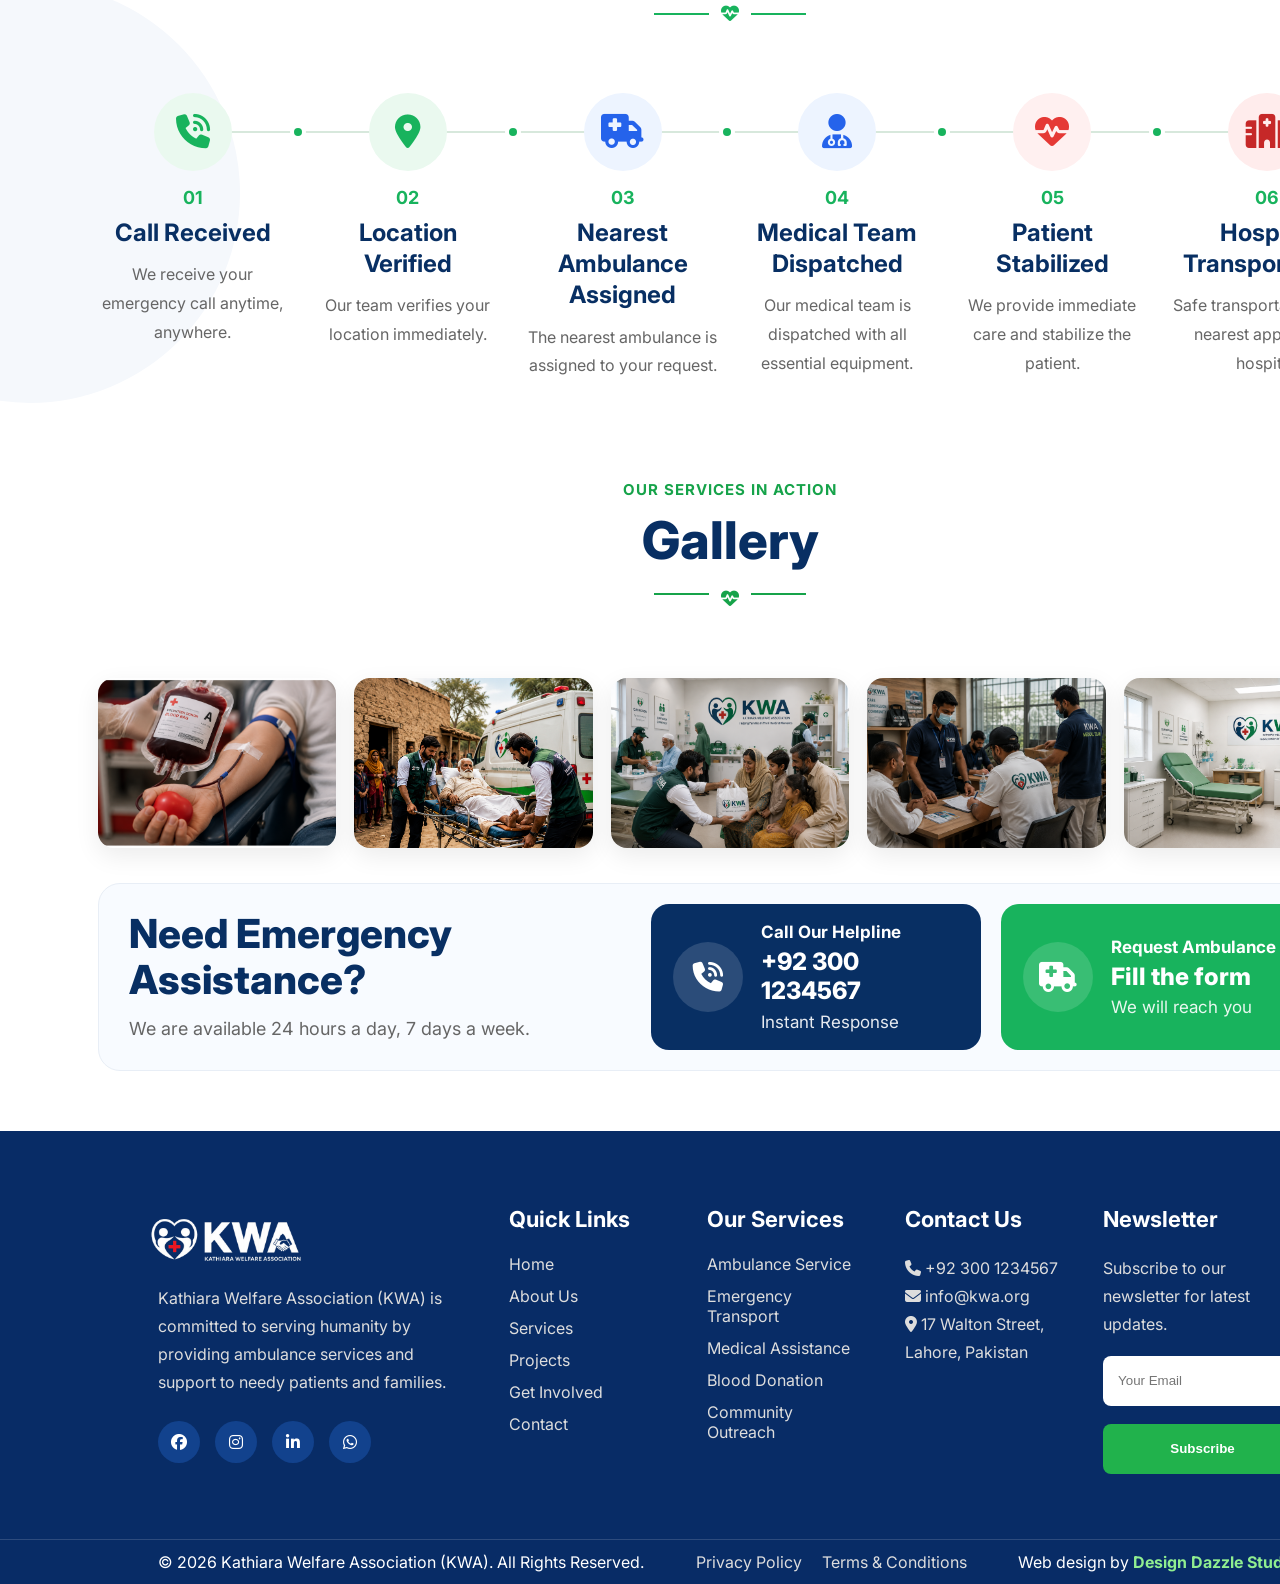
<file: services.html>
<!DOCTYPE html>
<html lang="en">

<head>
    <meta charset="UTF-8">
    <meta name="viewport" content="width=device-width, initial-scale=1.0">
    <title>KWA Foundation</title>
    <link rel="preconnect" href="https://fonts.googleapis.com">
    <link rel="preconnect" href="https://fonts.gstatic.com" crossorigin>
    <link href="https://fonts.googleapis.com/css2?family=Inter:wght@400;500;600;700;800&display=swap" rel="stylesheet">
    <link rel="stylesheet" href="https://cdnjs.cloudflare.com/ajax/libs/font-awesome/6.7.2/css/all.min.css">
    <link rel="stylesheet" href="style.css">
</head>

<body>
    <!-- =========================
        HEADER
========================= -->
    <header class="header">
        <div class="container">
            <nav class="navbar">
                <!-- Logo -->
                <a href="#" class="logo">
                    <img src="images/nav_logo.png" alt="KWA Logo">
                </a>
                <!-- Menu -->

                <ul class="menu">
                    <li><a href="index.html">Home</a></li>
                    <li><a href="about.html">About Us</a></li>
                    <li><a href="services.html">Services</a></li>
                    <li><a href="project.html">Projects</a></li>
                    <li><a href="involved.html">Get Involved</a></li>
                    <li><a href="contact.html">Contact Us</a></li>
                </ul>
                <div id="loader">
                    <div class="loader-content">
                        <img src="images/logo.png" alt="KWA Logo">
                        <div class="spinner"></div>
                        <p>Loading...</p>
                    </div>
                </div>
                <!-- Right Side -->
                <div class="nav-right">
                    <a href="login.html" class="login-btn">
                        <i class="fa-regular fa-user"></i>
                        Login
                    </a>
                    <a href="donate.html" class="donate-btn">
                        Donate Now
                    </a>
                    <button class="menu-toggle">
                        <span></span>
                        <span></span>
                        <span></span>
                    </button>
                </div>
            </nav>
        </div>
    </header>
    <div class="menu-overlay"></div>
    <!--==================================
SERVICES HERO
===================================-->
    <section class="services-hero">
        <div class="services-banner">
            <!-- LEFT CONTENT -->
            <div class="services-content">
                <div class="breadcrumb">
                    <a href="index.html">
                        <i class="fa-solid fa-house"></i>
                        Home
                    </a>
                    <span>
                        <i class="fa-solid fa-angle-right"></i>
                    </span>
                    <span class="active">
                        Services
                    </span>
                </div>
                <h1>
                    Our Services,<br>
                    Their <span>Hope</span>
                </h1>
                <p>
                    KWA is committed to providing essential healthcare
                    services and support to those who need it the most.
                </p>
            </div>
            <!-- RIGHT IMAGE -->
            <div class="services-image">
                <img src="images/services-ambulance.jpeg" alt="KWA Ambulance">
            </div>
        </div>
    </section>
    <!-- ==========================================
OUR SERVICES
========================================== -->
    <section class="services ">
        <div class="container">
            <div class="services-heading">

                <h2>WHAT WE DO</h2>

                <div class="services-divider">

                    <span></span>

                    <i class="fa-solid fa-heart-pulse"></i>

                    <span></span>

                </div>

                <p>
                    We are working every day to save lives and bring hope
                    through our dedicated services.
                </p>

            </div>
            <div class="services-grid">
                <!-- Card 1 -->
                <div class="service-card">
                    <div class="service-icon ambulance">
                        <i class="fa-solid fa-truck-medical"></i>
                    </div>
                    <h3>Ambulance<br>Service</h3>
                    <p>
                        24/7 ambulance service
                        for patient transport.
                    </p>

                </div>

                <!-- Card 2 -->

                <div class="service-card">

                    <div class="service-icon transport">
                        <i class="fa-solid fa-van-shuttle"></i>
                    </div>

                    <h3>Emergency<br>Transport</h3>

                    <p>
                        Quick and safe transport
                        in critical situations.
                    </p>

                </div>

                <!-- Card 3 -->

                <div class="service-card">

                    <div class="service-icon medical">
                        <i class="fa-solid fa-kit-medical"></i>
                    </div>

                    <h3>Medical<br>Assistance</h3>

                    <p>
                        Support for medicines
                        and medical needs.
                    </p>

                </div>

                <!-- Card 4 -->

                <div class="service-card">

                    <div class="service-icon blood">
                        <i class="fa-solid fa-droplet"></i>
                    </div>

                    <h3>Blood<br>Donation</h3>

                    <p>
                        We connect donors
                        with those in need.
                    </p>

                </div>

                <!-- Card 5 -->

                <div class="service-card">

                    <div class="service-icon community">
                        <i class="fa-solid fa-people-group"></i>
                    </div>
                    <h3>Community<br>Outreach</h3>
                    <p>
                        We care for communities
                        and spread hope.
                    </p>
                </div>
                <!-- Card 6 -->
                <div class="service-card">
                    <div class="service-icon eduaction">
                        <i class="fa-solid fa-graduation-cap"></i>
                    </div>
                    <h3>Education<br>Support</h3>
                    <p>
                        Scholarships and educational assistance
                        for students.
                    </p>

                </div>

                <!-- Card 7 -->

                <div class="service-card">

                    <div class="service-icon relief">
                        <i class="fa-solid fa-box-open"></i>
                    </div>

                    <h3>Relief<br>Services</h3>

                    <p>
                        Providing food, shelter, and
                        emergency help to families in need.
                    </p>

                </div>

                <!-- Card 8 -->

                <div class="service-card">

                    <div class="service-icon social">
                        <i class="fa-solid fa-hands-holding-circle"></i>
                    </div>

                    <h3>Social<br>Walfare</h3>

                    <p>
                        Helping families with financial
                        and daily essential needs.
                    </p>

                </div>

                <!-- Card 9-->

                <div class="service-card">

                    <div class="service-icon awareness">
                        <i class="fa-solid fa-bullhorn"></i>
                    </div>

                    <h3>Awareness<br>Programs</h3>

                    <p>
                        Spreading awareness about health,
                        eduaction, and community care.
                    </p>

                </div>
                <!-- Card 10 -->
                <div class="service-card">

                    <div class="service-icon family">
                        <i class="fa-solid fa-house-user"></i>
                    </div>
                    <h3>Family<br>Walfare</h3>
                    <p>
                        Supporting families with essential care
                        and welfare services.
                    </p>
                </div>
            </div>
        </div>
    </section>
    <!--==================================
SERVICES PAGE - HOW WE WORK
===================================-->

    <section class="services-workflow">

        <div class="container">

            <!-- Heading -->

            <div class="services-work-heading">

                <span class="services-work-subtitle">
                    OUR EMERGENCY RESPONSE PROCESS
                </span>

                <h2>How We Work</h2>

                <div class="services-work-divider">

                    <span></span>

                    <i class="fa-solid fa-heart-pulse"></i>

                    <span></span>

                </div>

            </div>

            <!-- Timeline -->

            <div class="services-work-process">

                <div class="services-process-line"></div>

                <!-- STEP 01 -->

                <div class="services-process-card">

                    <div class="services-process-icon green-work">

                        <i class="fa-solid fa-phone-volume"></i>

                    </div>

                    <span class="services-step-number">01</span>

                    <h3>Call Received</h3>

                    <p>
                        We receive your emergency
                        call anytime, anywhere.
                    </p>

                </div>

                <!-- STEP 02 -->

                <div class="services-process-card">

                    <div class="services-process-icon green-work">

                        <i class="fa-solid fa-location-dot"></i>

                    </div>

                    <span class="services-step-number">02</span>

                    <h3>Location Verified</h3>
                    <p>
                        Our team verifies your
                        location immediately.
                    </p>
                </div>
                <!-- STEP 03 -->
                <div class="services-process-card">
                    <div class="services-process-icon blue-work">
                        <i class="fa-solid fa-truck-medical"></i>
                    </div>
                    <span class="services-step-number">03</span>
                    <h3>Nearest Ambulance Assigned</h3>
                    <p>
                        The nearest ambulance
                        is assigned to your request.
                    </p>
                </div>
                <!-- STEP 04 -->
                <div class="services-process-card">
                    <div class="services-process-icon blue-work">
                        <i class="fa-solid fa-user-doctor"></i>
                    </div>
                    <span class="services-step-number">04</span>
                    <h3>Medical Team Dispatched</h3>
                    <p>
                        Our medical team is dispatched
                        with all essential equipment.
                    </p>
                </div>
                <!-- STEP 05 -->
                <div class="services-process-card">
                    <div class="services-process-icon red-work">
                        <i class="fa-solid fa-heart-pulse"></i>
                    </div>
                    <span class="services-step-number">05</span>
                    <h3>Patient Stabilized</h3>
                    <p>
                        We provide immediate care
                        and stabilize the patient.
                    </p>
                </div>
                <!-- STEP 06 -->
                <div class="services-process-card">
                    <div class="services-process-icon dark-red-work">
                        <i class="fa-solid fa-hospital"></i>
                    </div>
                    <span class="services-step-number">06</span>
                    <h3>Hospital Transportation</h3>
                    <p>
                        Safe transportation to the
                        nearest appropriate hospital.
                    </p>
                </div>
            </div>
        </div>
    </section>
    <!--==================================
GALLERY SECTION
===================================-->

    <section class="gallery-section">

        <div class="container">

            <!-- Heading -->

            <div class="gallery-heading">

                <span class="gallery-subtitle">
                    OUR SERVICES IN ACTION
                </span>

                <h2>Gallery</h2>

                <div class="gallery-divider">
                    <span></span>
                    <i class="fa-solid fa-heart-pulse"></i>
                    <span></span>
                </div>

            </div>
            <!-- Gallery -->
            <div class="gallery-grid">
                <div class="gallery-card">
                    <img src="images/blood_donation.jpeg" alt="">
                </div>
                <div class="gallery-card">
                    <img src="images/story.jpeg" alt="">
                </div>
                <div class="gallery-card">
                    <img src="images/families help.jpeg" alt="">
                </div>
                <div class="gallery-card">
                    <img src="images/admin_service.jpeg" alt="">
                </div>
                <div class="gallery-card">
                    <img src="images/family support.jpeg" alt="">
                </div>
            </div>
        </div>
    </section>
    <!--==================================
EMERGENCY CTA
===================================-->

    <section class="service-help">

        <div class="container">

            <div class="help-wrapper">

                <!-- Left -->

                <div class="help-content">

                    <h2>Need Emergency Assistance?</h2>

                    <p>
                        We are available 24 hours a day,
                        7 days a week.
                    </p>

                </div>

                <!-- Right -->

                <div class="help-boxes">

                    <!-- Box 1 -->

                    <a href="#" class="help-box blue-help">

                        <div class="help-icon">

                            <i class="fa-solid fa-phone-volume"></i>

                        </div>

                        <div>

                            <span>Call Our Helpline</span>

                            <h3>+92 300 1234567</h3>

                            <p>Instant Response</p>

                        </div>

                    </a>

                    <!-- Box 2 -->
                    <a href="contact.html" class="help-box green-help">
                        <div class="help-icon">
                            <i class="fa-solid fa-truck-medical"></i>
                        </div>
                        <div>
                            <span>Request Ambulance</span>
                            <h3>Fill the form</h3>
                            <p>We will reach you</p>
                        </div>
                    </a>
                </div>
            </div>
        </div>
    </section>
    <!-- ===========================
            FOOTER
=========================== -->
    <footer class="footer">
        <div class="container">
            <div class="footer-grid">
                <!-- Logo -->
                <div class="footer-box">
                    <img src="images/nav1_logo.png" class="footer-logo" alt="KWA Logo">
                    <p>
                        Kathiara Welfare Association (KWA) is committed to serving
                        humanity by providing ambulance services and support to
                        needy patients and families.
                    </p>
                    <div class="social-icons">
                        <a href="https://www.facebook.com/share/1CzARoM3GC/"><i class="fab fa-facebook"></i></a>
                        <a href="https://www.instagram.com/designdazzlestudio27?igsh=ZWw2ZmZ3bHIwYngw"><i
                                class="fab fa-instagram"></i></a>
                        <a
                            href="https://www.linkedin.com/in/design-dazzle-studio-015b76401?utm_source=share_via&utm_content=profile&utm_medium=member_android"><i
                                class="fab fa-linkedin-in"></i></a>
                        <a href="#"><i class="fab fa-whatsapp"></i></a>
                    </div>
                </div>
                <!-- Quick Links -->
                <div class="footer-box">
                    <h3>Quick Links</h3>

                    <ul>
                        <li><a href="index.html">Home</a></li>
                        <li><a href="about.html">About Us</a></li>
                        <li><a href="services.html">Services</a></li>
                        <li><a href="project.html">Projects</a></li>
                        <li><a href="involved.html">Get Involved</a></li>
                        <li><a href="contact.html">Contact</a></li>
                    </ul>
                </div>
                <!-- Services -->
                <div class="footer-box">
                    <h3>Our Services</h3>
                    <ul>
                        <li><a href="services.html">Ambulance Service</a></li>
                        <li><a href="contact.html">Emergency Transport</a></li>
                        <li><a href="services.html">Medical Assistance</a></li>
                        <li><a href="contact.html">Blood Donation</a></li>
                        <li><a href="involved.html">Community Outreach</a></li>
                    </ul>
                </div>
                <!-- Contact -->
                <div class="footer-box">
                    <h3>Contact Us</h3>
                    <p>
                        <i class="fas fa-phone"></i>
                        +92 300 1234567
                    </p>
                    <p>
                        <i class="fas fa-envelope"></i>
                        info@kwa.org
                    </p>
                    <p>
                        <i class="fas fa-map-marker-alt"></i>
                        17 Walton Street,<br>
                        Lahore, Pakistan
                    </p>
                </div>
                <!-- Newsletter -->
                <div class="footer-box">
                    <h3>Newsletter</h3>
                    <p>
                        Subscribe to our newsletter
                        for latest updates.
                    </p>
                    <form>
                        <input type="email" placeholder="Your Email">

                        <button type="submit">
                            Subscribe
                        </button>
                    </form>
                </div>
            </div>
        </div>
        <div class="footer-bottom">
            <div class="container bottom-flex">
                <p>
                    © 2026 Kathiara Welfare Association (KWA).
                    All Rights Reserved.
                </p>
                <div class="footer-links">
                    <a href="#">Privacy Policy</a>
                    <a href="#">Terms & Conditions</a>
                </div>
                <div>
                    Web design by

                    <strong class="creator_section">Design Dazzle Studio.</strong>
                </div>
            </div>
        </div>
    </footer>
    <!-- Floating WhatsApp -->
    <a href="#" class="whatsapp">
        <i class="fab fa-whatsapp"></i>
    </a>
    <script src="script.js"></script>
</body>

</html>
</file>
<file: style.css>
/*=============================
GOOGLE FONT
=============================*/
@import url('https://fonts.googleapis.com/css2?family=Inter:wght@400;500;600;700;800;900&display=swap');

/*=============================
RESET
=============================*/
* {
    margin: 0;
    padding: 0;
    box-sizing: border-box;
}

html {
    scroll-behavior: smooth;
}

body {
    font-family: 'Inter', sans-serif;
    background: #ffffff;
    color: #111827;
    overflow-x: hidden;
}

a {
    text-decoration: none;
}

ul {
    list-style: none;
}

img {
    display: block;
    max-width: 100%;
}

/*=============================
CONTAINER
=============================*/
.container {
    width: 100%;
    max-width: 1380px;
    margin: -10px 90px;
    padding: 0 8px;
}

/* Loader */
#loader {
    position: fixed;
    inset: 0;
    background: #fff;
    display: flex;
    justify-content: center;
    align-items: center;
    z-index: 9999;
    transition: .5s;
}

.loader-content {
    text-align: center;
}

.loader-content img {
    width: 90px;
    margin-bottom: 20px;
}

.spinner {
    width: 45px;
    height: 45px;
    margin: auto;
    border: 4px solid #ddd;
    border-top: 4px solid var(--green);
    border-radius: 50%;
    animation: spin 1s linear infinite;
}

@keyframes spin {
    100% {
        transform: rotate(360deg);
    }
}

/*=============================
HEADER
=============================*/
.header {
    position: fixed;
    top: 0;
    left: 0;
    width: 100%;
    background: #fff;
    z-index: 9999;
    border-bottom: 1px solid #edf1f4;
    transition: all .3s ease;
}

.navbar {
    height: 88px;
    display: grid;
    grid-template-columns: 220px 1fr auto;
    align-items: center;
    column-gap: 35px;
}

/*=============================
LOGO
=============================*/
.logo img {
    width: 170px;
    margin-left: -30px;
}

/*=============================
MENU
=============================*/
/*==================================
NAVBAR LINKS PREMIUM EFFECT
==================================*/
.menu {
    display: flex;
    align-items: center;
    gap: 50px;
    margin-left: 170px;
    list-style: none;
}

.menu a {
    position: relative;
    color: #000000;
    text-decoration: none;
    transition: .3s ease;
}

.menu a::after {
    content: "";
    position: absolute;
    left: 50%;
    bottom: -8px;
    transform: translateX(-50%);
    width: 0;
    height: 3px;
    border-radius: 50px;
    background: #1DB954;
    box-shadow: 0 0 10px rgba(29, 185, 84, .55);
    transition: .35s ease;
}

.menu a:hover {
    color: #1DB954;
}

.menu a:hover::after {
    width: 100%;
}

/*=============================
RIGHT
=============================*/
.nav-right {
    display: flex;
    align-items: center;
    gap: 30px;
    margin-right: -90px;
}

/*==================================
LOGIN BUTTON PREMIUM UNDERLINE
==================================*/
.login-btn {
    position: relative;
    color: #0D2C61;
    text-decoration: none;
    transition: .3s ease;
}

.login-btn::after {
    content: "";
    position: absolute;
    left: 50%;
    bottom: -8px;
    transform: translateX(-50%);
    width: 0;
    height: 3px;
    background: #1DB954;
    border-radius: 50px;
    box-shadow: 0 0 10px rgba(29, 185, 84, .5);
    transition: .35s ease;
}

.login-btn:hover {
    color: #1DB954;
}

.login-btn:hover::after {
    width: 100%;
}

/*=============================
DONATE
=============================*/
.donate-btn {
    display: flex;
    align-items: center;
    gap: 10px;
    padding: 14px 28px;
    border-radius: 50px;
    background: #16A34A;
    color: #fff;
    font-size: 15px;
    font-weight: 700;
    transition: .35s;
}

.donate-btn:hover {
    transform: translateY(-2px);
}

/*=================================
HERO
=================================*/
.hero {
    position: relative;
    min-height: 700px;
    display: flex;
    align-items: center;
    overflow: hidden;
    background: #fff;
}

/* Background Image */
.hero-bg {
    position: absolute;
    inset: 0;
    z-index: 1;
}

.hero-bg img {
    width: 100%;
    height: 100%;
    object-fit: cover;
    object-position: 78% center;
}

/* White Fade */
.hero::before {
    width: 60%;
    background: linear-gradient(to right,
            #fff 0%,
            #fff 55%,
            rgba(255, 255, 255, .90) 68%,
            rgba(255, 255, 255, .55) 82%,
            rgba(255, 255, 255, 0) 100%);
}

.hero-container {
    position: relative;
    z-index: 3;
    min-height: 760px;
    display: flex;
    align-items: center;
}

.hero-content {
    width: 570px;
    margin-left: -35px;
}

.hero-tag {
    display: inline-block;
    background: #082f63;
    color: #fff;
    padding: 11px 22px;
    border-radius: 30px;
    font-size: 13px;
    font-weight: 700;
    margin-bottom: 28px;
}

.hero-content h1 {
    font-size: 64px;
    line-height: 1.02;
    font-weight: 800;
    letter-spacing: -2px;
}

.hero-content h1 span {
    display: block;
    color: #17a44c;
}

.hero-content p {
    width: 440px;
    font-size: 18px;
    line-height: 1.8;
}

/*=========================
Hero Buttons
=========================*/
.hero-buttons {
    display: flex;
    align-items: center;
    gap: 18px;
    margin-top: 35px;
    margin-bottom: 28px;
}

/* Donate Button */
.primary-btn {
    display: inline-flex;
    align-items: center;
    justify-content: center;
    width: 165px;
    height: 56px;
    background: #082f63;
    color: #fff;
    border-radius: 10px;
    font-size: 16px;
    font-weight: 600;
    transition: .3s;
}

.primary-btn:hover {
    background: #0b3d80;
}

/* Request Ambulance */
.secondary-btn {
    display: inline-flex;
    align-items: center;
    justify-content: center;
    gap: 10px;
    width: 215px;
    height: 56px;
    background: #fff;
    color: #16A34A;
    border: 2px solid #D9EFE2;
    border-radius: 10px;
    font-size: 16px;
    font-weight: 600;
    transition: .3s;
}

.secondary-btn i {
    font-size: 18px;
    color: #16A34A;
}

.secondary-btn:hover {
    background: #F7FCF9;
    border-color: #16A34A;
}

.watch-story i {
    color: #E53935;
}

.watch-story a {
    color: #082f63;
}

/*==========================================
STATS SECTION
==========================================*/
.stats {
    margin-top: -42px;
    position: relative;
    z-index: 20;
    margin-bottom: 70px;
}

.stats-wrapper {
    display: grid;
    grid-template-columns: repeat(4, 1fr);
    align-items: center;
    background: #082f63;
    border-radius: 14px;
    padding: 26px 18px;
    column-gap: 20px;
}

.stat-box {
    display: flex;
    align-items: center;
    gap: 16px;
    width: 100%;
}

.divider {
    display: none;
}

.stat-icon {
    width: 56px;
    height: 56px;
    border-radius: 50%;
    background: rgba(255, 255, 255, .08);
    display: flex;
    align-items: center;
    justify-content: center;
    color: #fff;
    font-size: 24px;
}

.stat-content h3 {
    color: #fff;
    font-size: 34px;
    font-weight: 800;
    margin-bottom: 5px;
}

.stat-content p {
    color: #d8e3ff;
    font-size: 15px;
    font-weight: 500;
}

/*==========================================
WHY CHOOSE
==========================================*/
.why {
    padding: 30px 0 80px;
    background: #fff;
}

.section-title {
    text-align: center;
    margin-bottom: 55px;
}

.section-title h2 {
    font-size: 46px;
    color: #0b2c63;
    font-weight: 800;
    margin-bottom: 18px;
}

.title-line {
    display: flex;
    justify-content: center;
    align-items: center;
    gap: 12px;
}

.title-line span {
    width: 55px;
    height: 2px;
    background: #2dbb67;
}

.title-line i {
    color: #2dbb67;
    font-size: 22px;
}

/* =========================
   Common Section Divider
========================= */
.section-divider {
    display: flex;
    justify-content: center;
    align-items: center;
    gap: 18px;
    margin: 18px 0 35px;
}

.section-divider span {
    width: 90px;
    height: 3px;
    background: #22c55e;
    border-radius: 50px;
}

.section-divider i {
    color: #22c55e;
    font-size: 24px;
    transition: 0.3s ease;
}

.section-divider:hover i {
    transform: scale(1.1);
}

.why-grid {
    display: grid;
    grid-template-columns: repeat(4, 1fr);
    gap: 28px;
}

.why-card {
    background: #fff;
    border: 1px solid #ececec;
    border-radius: 16px;
    padding: 35px 30px;
    transition: .3s;
    text-align: left;
}

.why-card:hover {
    transform: translateY(-6px);
    box-shadow:
        0 5px 15px rgba(22, 163, 74, .06),
        0 0 10px rgba(22, 163, 74, .05);
}

.why-icon {
    width: 68px;
    height: 68px;
    border-radius: 50%;
    display: flex;
    align-items: center;
    justify-content: center;
    font-size: 28px;
    margin-bottom: 28px;
}

.why-card:hover {
    transform: translateY(-6px);
    border-color: #16A34A;
    box-shadow:
        0 8px 20px rgba(22, 163, 74, .08),
        0 0 15px rgba(22, 163, 74, .08);
}

/* Icon Colors */
.blue {
    background: #edf5ff;
    color: #2a74ff;
}

.green {
    background: #edfdf3;
    color: #18b35d;
}

.sky {
    background: #eef8ff;
    color: #3b82f6;
}

.red {
    background: #fff0f0;
    color: #ef4444;
}

.why-card h4 {
    font-size: 22px;
    color: #0b2c63;
    margin-bottom: 15px;
    line-height: 1.35;
    font-weight: 700;
}

.why-card p {
    color: #666;
    font-size: 16px;
    line-height: 1.8;
}

/*==========================================
Responsive
==========================================*/
@media(max-width:1100px) {
    .stats-wrapper {
        grid-template-columns: repeat(2, 1fr);
        gap: 25px;
    }

    .divider {
        display: none;
    }

    .why-grid {
        grid-template-columns: repeat(2, 1fr);
    }
}

@media(max-width:768px) {
    .stats-wrapper {
        grid-template-columns: 1fr;
    }

    .why-grid {
        grid-template-columns: 1fr;
    }

    .section-title h2 {
        font-size: 34px;
    }

    .stat-content h3 {
        font-size: 28px;
    }
}

/*==================================
Emergency Strip
==================================*/
.emergency-strip {
    padding: 20px 0 80px;
}

.emergency-wrapper {
    background: #fff1f1;
    border: 1px solid #ffe3e3;
    border-radius: 14px;
    display: flex;
    justify-content: space-between;
    align-items: center;
    overflow: hidden;
    box-shadow: 0 5px 18px rgba(0, 0, 0, .05);
}

/* Left */
.emergency-left {
    display: flex;
    align-items: center;
    flex: 1;
}

/* Red Box */
.emergency-red {
    width: 220px;
    height: 110px;
    background: #E11D2E;
    color: #fff;
    display: flex;
    align-items: center;
    justify-content: space-between;
    padding: 0 25px;
}

.emergency-red h4 {
    font-size: 24px;
    font-weight: 800;
    line-height: 1.2;
}

.emergency-red i {
    font-size: 42px;
    opacity: .95;
}

/* Middle Text */
.emergency-text {
    padding-left: 35px;
}

.emergency-text h3 {
    font-size: 30px;
    color: #0b2c63;
    margin-bottom: 8px;
    font-weight: 700;
}

.emergency-text p {
    font-size: 18px;
    color: #666;
}

/* Right */
.emergency-right {
    background: #E11D2E;
    color: #fff;
    padding: 10px 26px;
    border-radius: 17px;
    margin-right: 20px;
    min-width: 250px;
    text-align: center;
}

.emergency-right span {
    font-size: 15px;
    display: block;
    margin-bottom: 8px;
}

.emergency-right h2 {
    font-size: 34px;
    font-weight: 800;
}

.siren-icon {
    width: 45px;
    height: 49px;
    margin-left: 13px;
}

/*==================================
DONATION
===================================*/
.donation {
    padding: 40px 0 90px;
}

.donation .section-title {
    text-align: center;
    margin-bottom: 50px;
}

.donation .section-title h2 {
    font-size: 48px;
    color: #0B2C63;
    font-weight: 800;
    margin-bottom: 12px;
}

.donation .section-title p {
    color: #777;
    font-size: 17px;
}

.donation-grid {
    display: grid;
    grid-template-columns: repeat(4, 1fr);
    gap: 28px;
}

.donation-card {
    position: relative;
    background: #fff;
    border: 1px solid #ECECEC;
    border-radius: 18px;
    padding: 38px 30px;
    text-align: center;
    transition: .35s;
}

.donation-card:hover {
    transform: translateY(-8px);
    box-shadow: 0 18px 40px rgba(0, 0, 0, .08);
}

.donation-card.active {
    border: 2px solid #16A34A;
}

.popular {
    position: absolute;
    top: -14px;
    left: 50%;
    transform: translateX(-50%);
    background: #16A34A;
    color: #fff;
    font-size: 13px;
    font-weight: 700;
    padding: 6px 16px;
    border-radius: 20px;
}

.donation-icon {
    width: 62px;
    height: 62px;
    border-radius: 50%;
    margin: 0 auto 22px;
    display: flex;
    align-items: center;
    justify-content: center;
    font-size: 28px;
}

.donation-icon.blue {
    background: #EEF6FF;
    color: #2563EB;
}

.donation-icon.green {
    background: #EDFDF3;
    color: #16A34A;
}

.donation-card h3 {
    font-size: 30px;
    line-height: 1.35;
    color: #0B2C63;
    margin-bottom: 18px;
}

.donation-card p {
    color: #666;
    line-height: 1.8;
    margin-bottom: 26px;
}

.price {
    margin-bottom: 28px;
}

.price span {
    font-size: 24px;
    font-weight: 700;
}

.price strong {
    font-size: 46px;
    color: #0B2C63;
}

.price small {
    color: #666;
    font-size: 16px;
}

.donate-blue,
.donate-green {
    display: flex;
    justify-content: center;
    align-items: center;
    height: 56px;
    border-radius: 10px;
    color: #fff;
    font-weight: 700;
}

.donate-blue {
    background: #0B2C63;
}

.donate-green {
    background: #16A34A;
}

.donate-blue:hover {
    background: #08244f;
}

.donate-green:hover {
    background: #15803D;
}

/*==================================
OUR SERVICES
==================================*/
.services {
    padding: 20px 0 90px;
    background: #fff;
}

.services .section-title {
    text-align: center;
    margin-bottom: 45px;
}

.services-grid {
    display: grid;
    grid-template-columns: repeat(5, 1fr);
    gap: 24px;
}

.service-card {
    background: #fff;
    border: 1px solid #ECECEC;
    border-radius: 16px;
    padding: 34px 22px;
    text-align: center;
    transition: .35s;
    cursor: pointer;
}

.service-card:hover {
    transform: translateY(-6px);
    border-color: #16A34A;
    box-shadow:
        0 0 0 1px rgba(22, 163, 74, .12),
        0 8px 22px rgba(22, 163, 74, .08);
}

.service-icon {
    width: 70px;
    height: 70px;
    margin: 0 auto 22px;
    border-radius: 50%;
    display: flex;
    justify-content: center;
    align-items: center;
    font-size: 32px;
}

.ambulance {
    background: #FFF2F2;
    color: #E53935;
}

.transport {
    background: #EDFDF4;
    color: #16A34A;
}

.medical {
    background: #EEF6FF;
    color: #2563EB;
}

.blood {
    background: #FFF1F1;
    color: #DC2626;
}

.community {
    background: #EEFDF6;
    color: #059669;
}

.service-card h3 {
    font-size: 19px;
    line-height: 1.4;
    color: #0B2C63;
    font-weight: 700;
    margin-bottom: 14px;
}

.service-card p {
    font-size: 15px;
    color: #666;
    line-height: 1.8;
}

.service-btn {
    margin-top: 45px;
    display: flex;
    justify-content: center;
}

.view-btn {
    width: 220px;
    height: 56px;
    background: #0B2C63;
    color: #fff;
    border-radius: 10px;
    display: flex;
    align-items: center;
    justify-content: center;
    font-weight: 700;
    transition: .3s;
}

.view-btn:hover {
    background: #16A34A;
}

/*==================================
URGENT CASES
==================================*/
.help-section {
    padding: 10px 0;
    padding-top: 1px;
}

.help-wrapper {
    display: grid;
    grid-template-columns: 544px 1fr;
    gap: 75px;
}

.urgent-cases {
    background: #ffe5e5;
    border: 1px solid #ededed;
    border-radius: 18px;
    padding: 30px;
}

.section-head {
    display: flex;
    justify-content: space-between;
    align-items: flex-start;
    margin-bottom: 28px;
}

.section-head h2 {
    font-size: 30px;
    color: #0B2C63;
    font-weight: 800;
    margin-bottom: 8px;
}

.section-head p {
    color: #777;
    font-size: 15px;
}

.view-all {
    color: #16A34A;
    font-size: 15px;
    font-weight: 700;
}

.view-all i {
    margin-left: 6px;
    font-size: 13px;
}

.cases-grid {
    display: grid;
    grid-template-columns: repeat(2, 1fr);
    gap: 20px;
}

.case-card {
    border: 1px solid #ECECEC;
    border-radius: 16px;
    padding: 7px;
    transition: .35s;
    background: #fff;
}

.case-card:hover {
    transform: translateY(-6px);
    box-shadow: 0 10px 30px rgba(0, 0, 0, .08);
}

.case-top {
    display: flex;
    align-items: center;
    gap: 15px;
    margin-bottom: 18px;
}

.case-top img {
    width: 72px;
    height: 72px;
    border-radius: 50%;
    object-fit: cover;
}

.case-top h3 {
    font-size: 20px;
    color: #0B2C63;
    margin-bottom: 6px;
}

.case-top span {
    color: #777;
    font-size: 14px;
}

.case-card ul {
    list-style: none;
    margin-bottom: 24px;
}

.case-card ul li {
    color: #555;
    margin-bottom: 10px;
    font-size: 15px;
    line-height: 1.6;
}

.case-card strong {
    color: #0B2C63;
}

.case-btn {
    width: 100%;
    height: 50px;
    border-radius: 10px;
    background: #DC2626;
    color: #fff;
    display: flex;
    justify-content: center;
    align-items: center;
    font-weight: 700;
    transition: .3s;
}

.case-btn:hover {
    background: #b91c1c;
}

/*=========================================
HELP SECTION
=========================================*/
.help-section {
    padding: 0px 0;
}

.help-wrapper {
    display: grid;
    grid-template-columns: 420px 1fr;
    gap: 28px;
}

/* LEFT */
.urgent-cases {
    background: #fff;
    border: 1px solid #ECECEC;
    border-radius: 18px;
    padding: 10px;
}

.section-head {
    display: flex;
    align-items: stretch;
    margin-bottom: 25px;
    text-align: center;
    align-content: stretch;
    flex-wrap: nowrap;
    flex-direction: column;
}

.section-head h2 {
    font-size: 30px;
    color: #0B2C63;
    margin-bottom: 6px;
}

.section-head p {
    color: #777;
    font-size: 15px;
}

.section-head a {
    color: #16A34A;
    font-weight: 700;
}

.cases-grid {
    display: grid;
    grid-template-columns: 1fr 1fr;
    gap: 18px;
}

.case-card {
    border: 1px solid #ECECEC;
    border-radius: 12px;
    padding: 28px;
    transition: .35s;
}

.case-card:hover {
    transform: translateY(-6px);
    box-shadow: 0 10px 25px rgba(0, 0, 0, .08);
}

.case-top {
    display: flex;
    align-items: center;
    gap: 12px;
    margin-bottom: 16px;
}

.case-top img {
    width: 62px;
    height: 62px;
    border-radius: 50%;
    object-fit: cover;
}

.case-top h3 {
    font-size: 18px;
    color: #0B2C63;
}

.case-top span {
    color: #777;
    font-size: 13px;
}

.case-card h4 {
    color: #0B2C63;
    margin-bottom: 8px;
    font-size: 17px;
}

.case-card p {
    margin-bottom: 6px;
    color: #666;
}

.case-card small {
    color: #888;
    display: block;
    margin-bottom: 18px;
}

.case-btn {
    width: 100%;
    height: 46px;
    background: #E53935;
    color: #fff;
    display: flex;
    justify-content: center;
    align-items: center;
    border-radius: 8px;
    font-weight: 700;
}

/* RIGHT */
.how-it-works {
    background: #fff;
    border: 1px solid #ECECEC;
    border-radius: 18px;
    padding: 28px;
}

.steps {
    display: flex;
    align-items: center;
    justify-content: space-between;
    margin-top: 35px;
}

.step-card {
    width: 250px;
    border: 1px solid #ECECEC;
    border-radius: 16px;
    padding: 90px 0px;
    text-align: center;
    position: relative;
    transition: .35s;
}

.step-card:hover {
    border-color: #16A34A;
    box-shadow: 0 10px 24px rgba(22, 163, 74, .12);
}

.step-number {
    position: absolute;
    top: -16px;
    left: 50%;
    transform: translateX(-50%);
    width: 34px;
    height: 34px;
    border-radius: 50%;
    background: #16A34A;
    color: #fff;
    display: flex;
    justify-content: center;
    align-items: center;
    font-weight: 700;
}

.step-icon {
    width: 64px;
    height: 64px;
    border-radius: 50%;
    margin: 8px auto 18px;
    display: flex;
    justify-content: center;
    align-items: center;
    font-size: 28px;
}

.step-icon.blue {
    background: #EEF6FF;
    color: #2563EB;
}

.step-icon.red {
    background: #FFF1F1;
    color: #DC2626;
}

.step-icon.green {
    background: #EDFDF3;
    color: #16A34A;
}

.step-card h3 {
    font-size: 22px;
    color: #0B2C63;
    margin-bottom: 10px;
}

.step-card p {
    color: #666;
    line-height: 1.6;
    font-size: 15px;
}

.step-arrow {
    color: #D6D6D6;
    font-size: 24px;
}

/* ===========================
Testimonials
=========================== */
.testimonials {
    padding: 90px 0;
    background: #fff;
}

.section-title {
    text-align: center;
    margin-bottom: 60px;
}

.section-title h2 {
    font-size: 38px;
    color: #0f2d62;
    font-weight: 700;
    margin-bottom: 10px;
}

.section-title p {
    color: #6f6f6f;
    font-size: 16px;
}

.testimonial-grid {
    display: grid;
    grid-template-columns: repeat(3, 1fr);
    gap: 30px;
}

.testimonial-card {
    background: #938e8c30;
    border-radius: 14px;
    padding: 35px;
    box-shadow: 0 12px 30px rgba(0, 0, 0, .08);
    position: relative;
    transition: .3s;
}

.testimonial-card:hover {
    transform: translateY(-8px);
}

.quote-left {
    font-size: 52px;
    color: #cbcbd1;
    display: block;
    margin-bottom: 20px;
}

.quote-right {
    position: absolute;
    right: 25px;
    bottom: 18px;
    font-size: 42px;
    color: #cbcbd1;
}

.testimonial-card p {
    line-height: 28px;
    color: #666;
    margin-bottom: 25px;
}

.testimonial-card h4 {
    color: #123468;
    font-size: 17px;
}

/* ===========================
Partners
=========================== */
.partners {
    padding: 8px 0;
}

.partner-row {
    display: flex;
    justify-content: space-between;
    align-items: center;
    flex-wrap: wrap;
    gap: 35px;
    margin-top: 45px;
}

.partner-item {
    text-align: center;
}

.partner-item img {
    width: 150px;
    margin-bottom: 15px;
}

.partner-item h4 {
    font-size: 17px;
    color: #333;
}

/* ===========================
Footer
=========================== */
.footer {
    background: #082c66;
    color: #fff;
    margin-top: 40px;
}

.creator_section {
    color: lightgreen;
}

.footer-grid {
    display: grid;
    grid-template-columns: 2fr 1fr 1fr 1fr 1.3fr;
    gap: 45px;
    padding: 75px 60px;
}

.footer-logo {
    width: 195px;
    margin-bottom: 28px;
    margin: -26px;
}

.footer-box h3 {
    font-size: 22px;
    margin-bottom: 22px;
}

.footer-box p {
    color: #ddd;
    line-height: 28px;
}

.footer-box ul {
    list-style: none;
}

.footer-box ul li {
    margin-bottom: 12px;
}

.footer-box ul li a {
    text-decoration: none;
    color: #ddd;
    transition: .3s;
}

.footer-box ul li a:hover {
    color: #fff;
    padding-left: 6px;
}

.social-icons {
    display: flex;
    gap: 15px;
    margin-top: 25px;
}

.social-icons a {
    width: 42px;
    height: 42px;
    border-radius: 50%;
    background: #12428d;
    display: flex;
    justify-content: center;
    align-items: center;
    color: #fff;
    text-decoration: none;
    transition: .3s;
}

.social-icons a:hover {
    background: #fff;
    color: #0b2f67;
}

.footer-box input {
    width: 100%;
    height: 50px;
    border: none;
    outline: none;
    border-radius: 8px;
    padding: 15px;
    margin: 18px 0;
}

.footer-box button {
    width: 100%;
    height: 50px;
    border: none;
    border-radius: 8px;
    background: #21b24c;
    color: #fff;
    font-weight: 600;
    cursor: pointer;
}

.footer-box ul li a {
    text-decoration: none;
    color: #ddd;
    transition: 0.3s ease;
}

/* Mouse hover */
.footer-box ul li a:hover {
    color: #45f522;
    padding-left: 6px;
}

/* Jab click ho (temporary) */
.footer-box ul li a:active {
    color: #45f522;
}

/* Current page ke liye */
.footer-box ul li a.active {
    color: #45f522;
    font-weight: 600;
}

.footer-bottom {
    border-top: 1px solid rgba(255, 255, 255, .15);
    padding: 22px 60px;
}

.bottom-flex {
    display: flex;
    justify-content: space-between;
    align-items: center;
}

.footer-links {
    display: flex;
    gap: 20px;
}

.footer-links a {
    color: #ddd;
    text-decoration: none;
}

.footer-links a:hover {
    color: #fff;
}

.whatsapp {
    position: fixed;
    right: 25px;
    bottom: 25px;
    width: 60px;
    height: 60px;
    border-radius: 50%;
    background: #25D366;
    display: flex;
    justify-content: center;
    align-items: center;
    color: #fff;
    font-size: 30px;
    text-decoration: none;
    box-shadow: 0 10px 25px rgba(0, 0, 0, .25);
}

/*==================================
ABOUT HERO
==================================*/
.about-hero {
    position: relative;
    width: 100%;
    height: 360px;
    margin-top: 70px;
    overflow: hidden;
    display: flex;
    align-items: center;
    background: #082f63;
}

/* Background Image */
.about-bg {
    position: absolute;
    top: 0;
    left: 0;
    width: 100%;
    height: 100%;
    object-fit: cover;
    z-index: 1;
}

/* Dark Overlay */
.about-hero::before {
    content: "";
    position: absolute;
    top: 0;
    left: 0;
    width: 100%;
    height: 100%;
    background: linear-gradient(90deg,
            rgba(8, 47, 99, .95) 0%,
            rgba(8, 47, 99, .88) 30%,
            rgba(8, 47, 99, .55) 55%,
            rgba(8, 47, 99, .15) 78%,
            rgba(8, 47, 99, 0) 100%);
    z-index: 2;
}

.about-hero .container {
    position: relative;
    z-index: 3;
    width: 100%;
}

.about-hero-content {
    display: flex;
    align-items: center;
    height: 360px;
}

.about-text {
    color: #fff;
}

.about-text h1 {
    font-size: 72px;
    font-weight: 800;
    margin-bottom: 22px;
    line-height: 1.1;
}

.breadcrumb {
    display: flex;
    align-items: center;
    gap: 12px;
}

.breadcrumb a {
    color: #fff;
    font-size: 18px;
    text-decoration: none;
}

.breadcrumb i {
    color: #fff;
    font-size: 13px;
}

.breadcrumb span {
    color: #16A34A;
    font-size: 18px;
    font-weight: 600;
}

/*==================================
WHO WE ARE
==================================*/
.about-intro {
    padding: 90px 0;
    background: #fff;
}

.about-grid {
    display: grid;
    grid-template-columns: 420px 1fr;
    gap: 45px;
    align-items: center;
}

.about-left h2 {
    font-size: 52px;
    font-weight: 800;
    color: #0B2C63;
    margin-bottom: 12px;
}

.green-line {
    width: 55px;
    height: 3px;
    background: #16A34A;
    border-radius: 30px;
    margin-bottom: 25px;
}

.about-left p {
    font-size: 18px;
    line-height: 1.8;
    color: #555;
    margin-bottom: 35px;
}

.about-left p span {
    color: #16A34A;
    font-weight: 700;
}

.about-list {
    display: flex;
    flex-direction: column;
    gap: 22px;
}

.about-list li {
    display: flex;
    align-items: center;
    gap: 14px;
    font-size: 18px;
    font-weight: 500;
    color: #1F2937;
}

.about-list i {
    width: 28px;
    height: 28px;
    border: 2px solid #16A34A;
    border-radius: 50%;
    display: flex;
    align-items: center;
    justify-content: center;
    font-size: 14px;
    color: #16A34A;
    background: #fff;
}

/*==================================
RIGHT CARD
==================================*/
.about-card {
    background: #fff;
    border: 1px solid #ECECEC;
    border-radius: 24px;
    overflow: hidden;
    box-shadow: 0 10px 35px rgba(0, 0, 0, .05);
}

/*==================================
TOP STATS
==================================*/
.about-stats {
    display: grid;
    grid-template-columns: repeat(4, 1fr);
}

.single-stat {
    padding: 32px 20px;
    text-align: center;
    border-right: 1px solid #EEEEEE;
}

.single-stat:last-child {
    border-right: none;
}

.single-stat i {
    font-size: 34px;
    color: #16A34A;
    margin-bottom: 16px;
}

.single-stat span {
    display: block;
    font-size: 15px;
    color: #888;
    margin-bottom: 4px;
}

.single-stat h3 {
    font-size: 48px;
    font-weight: 800;
    color: #0B2C63;
    line-height: 1;
    margin-bottom: 8px;
}

.single-stat p {
    font-size: 16px;
    color: #555;
}

/*==================================
IMAGE
==================================*/
.about-image {
    padding: 16px;
}

.about-image img {
    width: 100%;
    height: 340px;
    object-fit: cover;
    display: block;
    border-radius: 18px;
    transition: .4s;
}

.about-card:hover .about-image img {
    transform: scale(1.02);
}

.about-card:hover {
    box-shadow: 0 20px 50px rgba(0, 0, 0, .08);
}

/*==================================
OUR STORY
==================================*/
.our-story {
    padding: 30px 0 100px;
    background: #fff;
}

.story-grid {
    display: grid;
    grid-template-columns: 45% 55%;
    gap: 50px;
    align-items: start;
}

/*=========================
LEFT IMAGE
=========================*/
.story-image img {
    width: 100%;
    height: 720px;
    object-fit: cover;
    border-radius: 20px;
    display: block;
    box-shadow: 0 12px 35px rgba(0, 0, 0, .08);
}

/*=========================
RIGHT
=========================*/
.story-content h2 {
    font-size: 48px;
    font-weight: 800;
    color: #0B2C63;
    margin-bottom: 12px;
}

.story-content .green-line {
    width: 55px;
    height: 3px;
    background: #16A34A;
    border-radius: 50px;
    margin-bottom: 40px;
}

/*=========================
TIMELINE
=========================*/
.timeline {
    position: relative;
    padding-left: 35px;
}

.timeline::before {
    content: "";
    position: absolute;
    left: 8px;
    top: 0;
    bottom: 0;
    width: 3px;
    background: #16A34A;
}

/*=========================
ITEM
=========================*/
.timeline-item {
    position: relative;
    display: flex;
    align-items: center;
    gap: 25px;
    margin-bottom: 28px;
}

.timeline-item:last-child {
    margin-bottom: 0;
}

.timeline-item::before {
    content: "";
    position: absolute;
    left: -31px;
    top: 42px;
    width: 14px;
    height: 14px;
    border-radius: 50%;
    background: #16A34A;
    border: 4px solid #fff;
    box-shadow: 0 0 0 2px #16A34A;
}

/*=========================
YEAR
=========================*/
.year {
    width: 90px;
    font-size: 34px;
    font-weight: 800;
    color: #16A34A;
    flex-shrink: 0;
}

/*=========================
CARD
=========================*/
.timeline-card {
    flex: 1;
    background: #fff;
    border: 1px solid #E8E8E8;
    border-radius: 18px;
    padding: 24px 28px;
    display: flex;
    justify-content: space-between;
    align-items: center;
    transition: .35s;
}

.timeline-card:hover {
    transform: translateY(-5px);
    border-color: #16A34A;
    box-shadow: 0 18px 45px rgba(22, 163, 74, .10);
}

/*=========================
TEXT
=========================*/
.timeline-text h4 {
    font-size: 28px;
    color: #0B2C63;
    margin-bottom: 10px;
    font-weight: 700;
}

.timeline-text p {
    color: #666;
    font-size: 17px;
    line-height: 1.8;
}

/*=========================
ICON
=========================*/
.timeline-icon {
    width: 80px;
    height: 80px;
    border-radius: 50%;
    background: #F1FBF4;
    display: flex;
    align-items: center;
    justify-content: center;
    flex-shrink: 0;
}

.timeline-icon i {
    font-size: 34px;
    color: #16A34A;
}

/*=========================
HOVER
=========================*/
.timeline-card:hover .timeline-icon {
    background: #16A34A;
}

.timeline-card:hover .timeline-icon i {
    color: #fff;
}

/*==================================
OUR IMPACT
==================================*/
.impact {
    padding: 0px 0 40px;
    background: #fff;
}

/*=========================
TITLE
=========================*/
.impact-title {
    text-align: center;
    margin-bottom: 45px;
}

.impact-title h2 {
    font-size: 46px;
    color: #0B2C63;
    font-weight: 800;
    margin-bottom: 12px;
}

.impact-title .green-line {
    width: 60px;
    height: 3px;
    background: #16A34A;
    margin: auto;
    border-radius: 50px;
}

/*=========================
GRID
=========================*/
.impact-grid {
    display: grid;
    grid-template-columns: repeat(3, 1fr);
    gap: 24px;
}

/*=========================
CARD
=========================*/
.impact-card {
    position: relative;
    overflow: hidden;
    border-radius: 18px;
    cursor: pointer;
    box-shadow: 0 10px 25px rgba(0, 0, 0, .08);
    transition: .35s;
}

.impact-card img {
    width: 100%;
    height: 260px;
    object-fit: cover;
    display: block;
    transition: .45s;
}

.impact-card:hover img {
    transform: scale(1.08);
}

.impact-card:hover {
    transform: translateY(-6px);
    box-shadow: 0 20px 40px rgba(0, 0, 0, .12);
}

/*=========================
OVERLAY
=========================*/
.impact-overlay {
    position: absolute;
    left: 0;
    right: 0;
    bottom: 0;
    display: flex;
    align-items: center;
    gap: 16px;
    padding: 18px;
    background: linear-gradient(to top,
            rgba(8, 47, 99, .95),
            rgba(8, 47, 99, .75),
            rgba(8, 47, 99, 0));
}

/*=========================
ICON
=========================*/
.impact-icon {
    width: 58px;
    height: 58px;
    background: #fff;
    border-radius: 14px;
    display: flex;
    justify-content: center;
    align-items: center;
    flex-shrink: 0;
}

.impact-icon i {
    color: #16A34A;
    font-size: 24px;
}

/*=========================
TEXT
=========================*/
.impact-text h4 {
    color: #fff;
    font-size: 21px;
    font-weight: 700;
    margin-bottom: 5px;
}

.impact-text p {
    color: #E5E7EB;
    font-size: 15px;
    line-height: 1.5;
}

/*==================================
MISSION • VISION • VALUES
==================================*/
.mission-section {
    padding: 20px 0 90px;
    background: #fff;
}

.mission-grid {
    display: grid;
    grid-template-columns: repeat(3, 1fr);
    gap: 30px;
}

/*=========================
CARD
=========================*/
.mission-card {
    background: #fff;
    border: 1px solid #E9EEF5;
    border-radius: 20px;
    padding: 20px;
    display: flex;
    align-items: flex-start;
    gap: 25px;
    transition: .35s;
    box-shadow: 0 8px 25px rgba(0, 0, 0, .04);
}

.mission-card:hover {
    transform: translateY(-8px);
    border-color: #16A34A;
    box-shadow: 0 18px 40px rgba(22, 163, 74, .12);
}

/*=========================
ICON
=========================*/
.mission-icon {
    width: 60px;
    height: 60px;
    border-radius: 50%;
    background: #16A34A;
    display: flex;
    justify-content: center;
    align-items: center;
    flex-shrink: 0;
    transition: .35s;
}

.mission-icon i {
    color: #fff;
    font-size: 40px;
}

.mission-card:hover .mission-icon {
    transform: rotate(8deg) scale(1.08);
}

/*=========================
CONTENT
=========================*/
.mission-content {
    flex: 1;
}

.mission-content h3 {
    font-size: 36px;
    color: #082F63;
    font-weight: 800;
    margin-bottom: 18px;
}

.mission-content p {
    color: #5B6475;
    font-size: 18px;
    line-height: 1.8;
}

/*=========================
VALUES
=========================*/
.values-list {
    list-style: none;
    margin-top: 5px;
}

.values-list li {
    display: flex;
    align-items: center;
    gap: 12px;
    margin-bottom: 14px;
    color: #23304D;
    font-size: 18px;
    font-weight: 500;
}

.values-list li:last-child {
    margin-bottom: 0;
}

.values-list i {
    color: #16A34A;
    font-size: 18px;
}

/*=========================
HOVER
=========================*/
.mission-card:hover h3 {
    color: #16A34A;
}

.mission-card:hover {
    background: #FCFFFD;
}

/*==================================
WHY CHOOSE KWA
==================================*/
.choose-kwa {
    padding: 0px 0 50px;
    background: #fff;
}

.section-heading {
    text-align: center;
    font-size: 46px;
    color: #082F63;
    font-weight: 800;
    margin-bottom: 45px;
}

.choose-wrapper {
    display: grid;
    grid-template-columns: 2fr 1fr;
    gap: 35px;
    align-items: start;
}

.impact-title .green-line {
    width: 60px;
    height: 3px;
    background: #16A34A;
    margin: auto;
    border-radius: 50px;
}

/*=========================
LEFT GRID
=========================*/
.choose-grid {
    display: grid;
    grid-template-columns: repeat(3, 1fr);
    gap: 20px;
}

/*=========================
CARD
=========================*/
.choose-card {
    background: #fff;
    border: 1px solid #E8EDF5;
    border-radius: 18px;
    padding: 28px 18px;
    text-align: center;
    transition: .35s;
    box-shadow: 0 8px 25px rgba(0, 0, 0, .04);
}

.choose-card:hover {
    transform: translateY(-8px);
    border-color: #16A34A;
    box-shadow: 0 18px 35px rgba(22, 163, 74, .12);
}

/*=========================
ICON
=========================*/
.choose-icon {
    width: 72px;
    height: 72px;
    margin: auto;
    margin-bottom: 18px;
    border-radius: 50%;
    background: #EDFDF3;
    display: flex;
    justify-content: center;
    align-items: center;
    transition: .35s;
}

.choose-icon i {
    color: #16A34A;
    font-size: 34px;
}

.choose-card:hover .choose-icon {
    background: #16A34A;
    transform: scale(1.08);
}

.choose-card:hover .choose-icon i {
    color: #fff;
}

/*=========================
TEXT
=========================*/
.choose-card h4 {
    color: #082F63;
    font-size: 22px;
    font-weight: 700;
    margin-bottom: 12px;
    line-height: 1.3;
}

.choose-card p {
    color: #667085;
    font-size: 16px;
    line-height: 1.6;
}

/*=========================
RIGHT IMAGE
=========================*/
.choose-image {
    height: 90%;
    border-radius: 22px;
    overflow: hidden;
    box-shadow: 0 12px 30px rgba(0, 0, 0, .08);
}

.choose-image img {
    width: 100%;
    height: 100%;
    min-height: 430px;
    object-fit: cover;
    display: block;
    transition: .45s;
}

.choose-image:hover img {
    transform: scale(1.06);
}

/*==================================
CTA BANNER
==================================*/
.cta-banner {
    padding: 0px 0 90px;
    background: #fff;
}

.cta-wrapper {
    position: relative;
    margin: -50px;
    margin-bottom: -70px;
    display: grid;
    grid-template-columns: 1.1fr .9fr;
    align-items: center;
    min-height: 320px;
    overflow: hidden;
    border-radius: 24px;
    background: linear-gradient(90deg, #082F63 0%, #0B2C63 60%, #103E7A 100%);
    box-shadow: 0 18px 40px rgba(8, 47, 99, .15);
}

/*=========================
LEFT
=========================*/
.cta-content {
    position: relative;
    z-index: 5;
    padding: 60px;
}

.cta-content h2 {
    font-size: 58px;
    color: #fff;
    line-height: 1.15;
    font-weight: 800;
    margin-bottom: 22px;
}

.cta-content h2 span {
    display: block;
    color: #16A34A;
}

.cta-content p {
    color: rgba(255, 255, 255, .85);
    font-size: 18px;
    line-height: 1.8;
    max-width: 520px;
    margin-bottom: 35px;
}

/*=========================
BUTTONS
=========================*/
.cta-buttons {
    display: flex;
    gap: 18px;
}

.donor-btn,
.volunteer-btn {
    height: 56px;
    padding: 0 28px;
    border-radius: 12px;
    display: flex;
    align-items: center;
    justify-content: center;
    gap: 12px;
    text-decoration: none;
    font-size: 17px;
    font-weight: 700;
    transition: .35s;
}

.donor-btn {
    background: #16A34A;
    color: #fff;
}

.donor-btn:hover {
    background: #12903F;
    transform: translateY(-3px);
}

.volunteer-btn {
    border: 2px solid rgba(255, 255, 255, .35);
    color: #fff;
    background: transparent;
}

.volunteer-btn:hover {
    background: #fff;
    color: #082F63;
    transform: translateY(-3px);
}

/*=========================
RIGHT IMAGE
=========================*/
.cta-image {
    position: relative;
    height: 100%;
    overflow: hidden;
}

/* Dark Overlay */
.cta-image::after {
    content: "";
    position: absolute;
    inset: 0;
    background: rgba(0, 0, 0, .15);
    z-index: 1;
}

/* Fade Overlay */
.cta-image::before {
    content: "";
    position: absolute;
    inset: 0;
    z-index: 2;
    background: linear-gradient(to left,
            rgba(8, 47, 99, 0) 5%,
            rgba(8, 47, 99, .18) 20%,
            rgba(8, 47, 99, .45) 38%,
            rgba(8, 47, 99, .72) 55%,
            rgba(8, 47, 99, .92) 75%,
            #082F63 100%);
}

.cta-image img {
    width: 100%;
    height: 100%;
    display: block;
    object-fit: cover;
    object-position: center;
    transition: .5s;
}

.cta-wrapper:hover .cta-image img {
    transform: scale(1.05);
}

/*==================================
SERVICES HERO
==================================*/
.services-hero {
    width: 100%;
    background: #fff;
    margin: 0;
    padding: 0;
}

.services-banner {
    position: relative;
    width: 100%;
    min-height: 520px;
    display: flex;
    align-items: center;
    overflow: hidden;
    background: #082F63;
}

/*=========================
LEFT CONTENT
=========================*/
.services-content {
    position: relative;
    z-index: 10;
    max-width: 650px;
    padding-left: 95px;
}

/*=========================
BREADCRUMB
=========================*/
.breadcrumb {
    display: flex;
    align-items: center;
    gap: 12px;
    margin-bottom: 28px;
    font-size: 18px;
}

.breadcrumb a {
    color: #fff;
    text-decoration: none;
    display: flex;
    align-items: center;
    gap: 8px;
    transition: .3s;
}

.breadcrumb a:hover {
    color: #18B35D;
}

.breadcrumb span {
    color: #fff;
}

.breadcrumb .active {
    color: #18B35D;
    font-weight: 700;
}

/*=========================
HEADING
=========================*/
.services-content h1 {
    font-size: 74px;
    line-height: 1.05;
    color: #fff;
    font-weight: 800;
    margin-bottom: 25px;
}

.services-content h1 span {
    color: #18B35D;
}

/*=========================
DIVIDER
=========================*/

.hero-divider {
    display: flex;
    align-items: center;
    gap: 12px;
    margin-bottom: 30px;
}

.hero-divider span {
    width: 55px;
    height: 2px;
    background: #18B35D;
}

.hero-divider i {
    color: #18B35D;
    font-size: 20px;
}

/*=========================
TEXT
=========================*/
.services-content p {
    max-width: 520px;
    color: rgba(255, 255, 255, .9);
    font-size: 20px;
    line-height: 1.8;
}

/*=========================
IMAGE
=========================*/
.services-image {
    position: absolute;
    top: 0;
    right: 0;
    width: 100%;
    height: 100%;
    z-index: 1;
    overflow: hidden;
}

.services-image img {
    width: 100%;
    height: 100%;
    object-fit: cover;
    object-position: right center;
    display: block;
    transition: .6s;
}

/*=========================
DARK OVERLAY
=========================*/
.services-image::after {
    content: "";
    position: absolute;
    inset: 0;
    background: rgba(0, 0, 0, .15);
    z-index: 1;
}

/*=========================
LEFT FADE
=========================*/
.services-image::before {
    content: "";
    position: absolute;
    inset: 0;
    z-index: 2;
    background: linear-gradient(90deg,
            #082F63 0%,
            rgba(8, 47, 99, .98) 20%,
            rgba(8, 47, 99, .90) 35%,
            rgba(8, 47, 99, .65) 50%,
            rgba(8, 47, 99, .35) 68%,
            rgba(8, 47, 99, .12) 85%,
            rgba(8, 47, 99, 0) 100%);
}

/*=========================
HOVER
=========================*/
.services-banner:hover .services-image img {
    transform: scale(1.03);
}

/*==================================
SERVICES PAGE TITLE
==================================*/
.services-heading {
    text-align: center;
    margin-bottom: 0px;
    padding: 50px;
}

.services-heading h2 {
    font-size: 48px;
    font-weight: 800;
    color: #082F63;
    margin-bottom: 18px;
    letter-spacing: .5px;
}

.services-heading p {
    max-width: 720px;
    margin: 18px auto 0;
    color: #6B7280;
    font-size: 17px;
    line-height: 1.8;
}

/*=========================
DIVIDER
=========================*/
.services-divider {
    display: flex;
    justify-content: center;
    align-items: center;
    gap: 12px;
}

.services-divider span {
    width: 55px;
    height: 2px;
    background: #16A34A;
}

.services-divider i {
    color: #16A34A;
    font-size: 20px;
}

/* Education icons of services colors*/
/* Education Support */
.education {
    background: #EEF4FF;
}

.education i {
    color: #2563EB;
}

/* Relief Services */
.relief {
    background: #FFF4E6;
}

.relief i {
    color: #F97316;
}

/* Social Welfare */
.social {
    background: #F3E8FF;
}

.social i {
    color: #9333EA;
}

/* Awareness Programs */
.awareness {
    background: #FEF3C7;
}

.awareness i {
    color: #F59E0B;
}

/* Family Welfare */
.family {
    background: #ECFDF5;
}

.family i {
    color: #16A34A;
}

/*==================================
SERVICES - HOW WE WORK
==================================*/
.services-workflow {
    position: relative;
    padding: 30px 0 100px;
    background: #fff;
    overflow: hidden;
}

/* Left Curved Background */
.services-workflow::before {
    content: "";
    position: absolute;
    left: -180px;
    top: 110px;
    width: 420px;
    height: 420px;
    background: #F5F8FC;
    border-radius: 50%;
    z-index: 0;
}

/*=========================
HEADING
=========================*/
.services-work-heading {
    position: relative;
    text-align: center;
    margin-bottom: 70px;
    z-index: 2;
}

.services-work-subtitle {
    display: block;
    color: #18B35D;
    font-size: 15px;
    font-weight: 700;
    letter-spacing: 1px;
    margin-bottom: 12px;
}

.services-work-heading h2 {
    font-size: 52px;
    color: #082F63;
    font-weight: 800;
    margin-bottom: 18px;
}

.services-work-divider {
    display: flex;
    justify-content: center;
    align-items: center;
    gap: 12px;
}

.services-work-divider span {
    width: 55px;
    height: 2px;
    background: #18B35D;
}

.services-work-divider i {
    color: #18B35D;
    font-size: 18px;
}

/*=========================
TIMELINE
=========================*/
.services-work-process {
    position: relative;
    display: grid;
    grid-template-columns: repeat(6, 1fr);
    gap: 25px;
    z-index: 2;
}

/* Horizontal Line */
.services-process-line {
    position: absolute;
    left: 8%;
    right: 8%;
    top: 38px;
    height: 2px;
    background: #D7E8DC;
    z-index: 0;
}

/*=========================
CARD
=========================*/
.services-process-card {
    position: relative;
    text-align: center;
    z-index: 2;
}

/* Connector Dot */
.services-process-card::after {
    content: "";
    position: absolute;
    width: 8px;
    height: 8px;
    border-radius: 50%;
    background: #18B35D;
    top: 35px;
    right: -14px;
    box-shadow: 0 0 0 4px #fff;
}

.services-process-card:last-child::after {
    display: none;
}

/*=========================
ICON
=========================*/
.services-process-icon {
    width: 78px;
    height: 78px;
    border-radius: 50%;
    display: flex;
    align-items: center;
    justify-content: center;
    margin: 0 auto 18px;
    position: relative;
    z-index: 2;
    transition: .35s;
}

.services-process-icon i {
    font-size: 34px;
}

/*=========================
ICON COLORS
=========================*/
.services-process-icon.green-work {
    background: #EAF9EF;
    color: #18B35D;
}

.services-process-icon.blue-work {
    background: #EDF4FF;
    color: #2563EB;
}

.services-process-icon.red-work {
    background: #FFF0F0;
    color: #E53935;
}

.services-process-icon.dark-red-work {
    background: #FFECEC;
    color: #C62828;
}

/*=========================
TEXT
=========================*/
.services-step-number {
    display: block;
    margin: 14px 0 10px;
    color: #18B35D;
    font-size: 18px;
    font-weight: 700;
    line-height: 1;
}

.services-process-card h3 {
    font-size: 24px;
    color: #082F63;
    font-weight: 700;
    line-height: 1.3;
    margin-bottom: 12px;
}

.services-process-card p {
    font-size: 16px;
    color: #666;
    line-height: 1.8;
    max-width: 190px;
    margin: auto;
}

/*=========================
HOVER
=========================*/
.services-process-card:hover .services-process-icon {
    transform: translateY(-8px);
    box-shadow: 0 12px 28px rgba(24, 179, 93, .18);
}

.services-process-card:hover h3 {
    color: #18B35D;
    transition: .35s;
}

/*==================================
GALLERY SECTION
==================================*/
.services-gallery {
    padding: 90px 0;
    background: #fff;
}

/*=========================
HEADING
=========================*/
.gallery-heading {
    text-align: center;
    margin-bottom: 50px;
    padding: 20px;
}

.gallery-heading span {
    display: block;
    color: #16A34A;
    font-size: 15px;
    font-weight: 700;
    letter-spacing: 1px;
    text-transform: uppercase;
    margin-bottom: 10px;
}

.gallery-heading h2 {
    font-size: 52px;
    color: #082F63;
    font-weight: 800;
    margin-bottom: 18px;
}

.gallery-divider {
    display: flex;
    justify-content: center;
    align-items: center;
    gap: 12px;
}

.gallery-divider span {
    width: 55px;
    height: 2px;
    background: #16A34A;
}

.gallery-divider i {
    color: #16A34A;
    font-size: 18px;
}

/*=========================
GALLERY GRID
=========================*/
.gallery-grid {
    display: grid;
    grid-template-columns: repeat(5, 1fr);
    gap: 18px;
}

/*=========================
IMAGE CARD
=========================*/
.gallery-card {
    position: relative;
    height: 170px;
    border-radius: 16px;
    overflow: hidden;
    cursor: pointer;
    box-shadow: 0 8px 25px rgba(0, 0, 0, .08);
}

.gallery-card img {
    width: 100%;
    height: 100%;
    object-fit: cover;
    display: block;
    transition: .5s;
}

.gallery-card::after {
    content: "";
    position: absolute;
    inset: 0;
    background: linear-gradient(rgba(0, 0, 0, 0),
            rgba(0, 0, 0, .35));
    opacity: 0;
    transition: .35s;
}

.gallery-card:hover img {
    transform: scale(1.08);
}

.gallery-card:hover::after {
    opacity: 1;
}

.gallery-card:hover {
    box-shadow: 0 16px 35px rgba(0, 0, 0, .15);
}

/*==================================
EMERGENCY HELP
==================================*/
.service-help {
    padding: 55px 0 40px;
    background: #fff;
}

.help-wrapper {
    display: flex;
    justify-content: space-between;
    align-items: center;
    gap: 25px;
    background: #F8FBFF;
    border: 1px solid #E8EEF6;
    border-radius: 22px;
    padding: 20px 30px;
}

.help-content {
    flex: 1;
}

.help-content h2 {
    font-size: 40px;
    line-height: 1.15;
    color: #082F63;
    font-weight: 800;
    margin-bottom: 12px;
}

.help-content p {
    font-size: 18px;
    color: #666;
    line-height: 1.6;
}

/*=========================
RIGHT BOXES
=========================*/
.help-boxes {
    display: flex;
    gap: 20px;
}

.help-box {
    width: 330px;
    min-height: 145px;
    padding: 18px 22px;
    border-radius: 18px;
    display: flex;
    align-items: center;
    gap: 18px;
    text-decoration: none;
    transition: .35s;
}

.help-box:hover {
    transform: translateY(-6px);
}

.blue-help {
    background: #082F63;
    color: #fff;
}

.green-help {
    background: #18B35D;
    color: #fff;
}

/*=========================
ICON
=========================*/
.help-icon {
    width: 70px;
    height: 70px;
    min-width: 70px;
    border-radius: 50%;
    background: rgba(255, 255, 255, .14);
    display: flex;
    justify-content: center;
    align-items: center;
}

.help-icon i {
    font-size: 30px;
    color: #fff;
}

/*=========================
TEXT
=========================*/
.help-box span {
    display: block;
    font-size: 17px;
    font-weight: 700;
    margin-bottom: 6px;
}

.help-box h3 {
    font-size: 24px;
    line-height: 1.2;
    font-weight: 800;
    margin-bottom: 6px;
}

.help-box p {
    font-size: 17px;
    color: rgba(255, 255, 255, .90);
    margin: 0;
}

/*==================================
PROJECTS HERO
==================================*/
.projects-hero {
    width: 100%;
    background: #fff;
    margin: 0;
    padding: 0;
}

.projects-banner {
    position: relative;
    width: 100%;
    min-height: 700px;
    display: grid;
    grid-template-columns: 1.05fr .95fr;
    overflow: hidden;
    background: #082F63;
}

/*=========================
LEFT CONTENT
=========================*/
.projects-content {
    position: relative;
    z-index: 5;
    display: flex;
    flex-direction: column;
    justify-content: center;
    padding-left: 70px;
    padding-right: 50px;
}

/*=========================
TAG
=========================*/
.projects-tag {
    display: inline-flex;
    align-items: center;
    gap: 10px;
    color: #19B65B;
    font-size: 17px;
    font-weight: 700;
    margin-bottom: 22px;
    letter-spacing: .5px;
}

.projects-tag i {
    font-size: 10px;
}

/*=========================
HEADING
=========================*/
.projects-content h1 {
    font-size: 74px;
    line-height: 1.02;
    color: #fff;
    font-weight: 800;
    margin-bottom: 28px;
}

.projects-content h1 span {
    color: #19B65B;
}

/*=========================
TEXT
=========================*/
.projects-content p {
    width: 540px;
    font-size: 22px;
    line-height: 1.8;
    color: rgba(255, 255, 255, .88);
    margin-bottom: 40px;
}

/*=========================
BUTTONS
=========================*/
.projects-buttons {
    display: flex;
    gap: 20px;
    margin-bottom: 42px;
}

.project-btn,
.partner-btn {
    height: 58px;
    padding: 0 34px;
    border-radius: 12px;
    display: flex;
    align-items: center;
    justify-content: center;
    gap: 12px;
    text-decoration: none;
    font-size: 17px;
    font-weight: 700;
    transition: .35s;
}

.project-btn {
    background: #19B65B;
    color: #fff;
}

.project-btn:hover {
    background: #15984C;
    transform: translateY(-4px);
}

.partner-btn {
    border: 2px solid rgba(255, 255, 255, .25);
    background: transparent;
    color: #fff;
}

.partner-btn:hover {
    background: #fff;
    color: #082F63;
    transform: translateY(-4px);
}

/*=========================
VOLUNTEERS
=========================*/
.volunteers {
    display: flex;
    align-items: center;
    gap: 18px;
}

.volunteer-images {
    display: flex;
}

.volunteer-images img {
    width: 52px;
    height: 52px;
    border-radius: 50%;
    border: 3px solid #fff;
    object-fit: cover;
    margin-left: -14px;
}

.volunteer-images img:first-child {
    margin-left: 0;
}

.volunteer-text h3 {
    color: #fff;
    font-size: 34px;
    font-weight: 800;
    line-height: 1;
}

.volunteer-text span {
    color: rgba(255, 255, 255, .82);
    font-size: 18px;
}

/*=========================
RIGHT IMAGE
=========================*/
.projects-image {
    position: relative;
    height: 700px;
    overflow: hidden;
}

/* IMAGE */
.projects-image img {
    width: 100%;
    height: 100%;
    object-fit: cover;
    /* Adjust image position if needed */
    object-position: 70% center;
    display: block;
    transition: .7s ease;
}

/* LIGHT DARK OVERLAY */
.projects-image::after {
    content: "";
    position: absolute;
    inset: 0;
    background: rgba(0, 0, 0, .12);
    z-index: 1;
}

/* PREMIUM SMOOTH LEFT FADE */
.projects-image::before {
    content: "";
    position: absolute;
    inset: 0;
    z-index: 2;
    background: linear-gradient(90deg,
            #082F63 0%,
            rgba(8, 47, 99, .99) 8%,
            rgba(8, 47, 99, .97) 16%,
            rgba(8, 47, 99, .93) 25%,
            rgba(8, 47, 99, .84) 36%,
            rgba(8, 47, 99, .70) 48%,
            rgba(8, 47, 99, .50) 60%,
            rgba(8, 47, 99, .28) 72%,
            rgba(8, 47, 99, .12) 86%,
            rgba(8, 47, 99, 0) 100%);
}

/* EXTRA SOFT BLUE GLOW */
.projects-banner::after {
    content: "";
    position: absolute;
    top: 0;
    height: 100%;
    background: radial-gradient(circle,
            rgba(11, 78, 170, .18) 0%,
            rgba(11, 78, 170, .08) 45%,
            transparent 80%);
    pointer-events: none;
    z-index: 3;
}

/* HOVER */
.projects-banner:hover .projects-image img {
    transform: scale(1.05);
}

/*==================================
PROJECT DASHBOARD
==================================*/
.project-dashboard-section {
    position: relative;
    margin-top: -20px;
    z-index: 20;
    padding-bottom: 90px;
}

/*=============================
WRAPPER
=============================*/
.project-dashboard-wrapper {
    background: #082F63;
    border-radius: 22px;
    padding: 18px 26px 26px;
    box-shadow:
        0 22px 55px rgba(0, 0, 0, .18);
}

/*=============================
HEADER
=============================*/
.project-dashboard-header {
    margin-bottom: 18px;
}

.project-dashboard-label {
    display: inline-flex;
    align-items: center;
    gap: 10px;
    color: #19B65B;
    font-size: 16px;
    font-weight: 700;
    letter-spacing: .5px;
}

.project-dashboard-label i {
    font-size: 13px;
}

/*=============================
GRID
=============================*/
.project-dashboard-grid {
    display: grid;
    grid-template-columns: repeat(6, 1fr);
    gap: 16px;
}

/*=============================
CARD
=============================*/
.project-dashboard-card {
    background: #fff;
    border-radius: 16px;
    height: 220px;
    display: flex;
    flex-direction: column;
    align-items: center;
    justify-content: center;
    text-align: center;
    position: relative;
    overflow: hidden;
    border: 1px solid #E9EEF5;
    transition: .35s ease;
}

/* Green line animation */
.project-dashboard-card::before {
    content: "";
    position: absolute;
    top: 0;
    left: 0;
    width: 100%;
    height: 4px;
    background: #18B35D;
    transform: scaleX(0);
    transform-origin: left;
    transition: .4s;
}

.project-dashboard-card:hover::before {
    transform: scaleX(1);
}

.project-dashboard-card:hover {
    transform: translateY(-8px);
    border-color: #18B35D;
    box-shadow:
        0 18px 40px rgba(0, 0, 0, .12);
}

/*=============================
ICON
=============================*/
.dashboard-icon {
    position: relative;
    width: 82px;
    height: 82px;
    margin-bottom: 18px;
}

.dashboard-ring {
    position: absolute;
    inset: 0;
    transform: rotate(-90deg);
}

.ring-bg {
    fill: none;
    stroke: #EEF2F6;
    stroke-width: 5;
}

.ring-progress {
    fill: none;
    stroke-width: 5;
    stroke-linecap: round;
    stroke-dasharray: 214;
    stroke-dashoffset: 214;
    transition: 2s ease;
}

.dashboard-icon-box {
    position: absolute;
    left: 50%;
    top: 50%;
    transform: translate(-50%, -50%);
    width: 58px;
    height: 58px;
    border-radius: 50%;
    display: flex;
    justify-content: center;
    align-items: center;
    transition: .35s;
}

.dashboard-icon-box i {
    font-size: 24px;
}

/*=============================
COLORS
=============================*/
.dashboard-green .dashboard-icon-box {
    background: #EAFBF1;
    color: #18B35D;
}

.dashboard-green .ring-progress {
    stroke: #18B35D;
}

.dashboard-blue .dashboard-icon-box {
    background: #EEF5FF;
    color: #2D6CF6;
}

.dashboard-blue .ring-progress {
    stroke: #2D6CF6;
}

.dashboard-red .dashboard-icon-box {
    background: #FFF2F2;
    color: #F44336;
}

.dashboard-red .ring-progress {
    stroke: #F44336;
}

.dashboard-purple .dashboard-icon-box {
    background: #F4EEFF;
    color: #8B5CF6;
}

.dashboard-purple .ring-progress {
    stroke: #8B5CF6;
}

/*=============================
NUMBER
=============================*/
.project-dashboard-card h2 {
    font-size: 24px;
    font-weight: 800;
    color: #082F63;
    line-height: 1;
    margin-bottom: 8px;
}

.project-dashboard-card p {
    font-size: 15px;
    color: #6B7280;
    line-height: 1.5;
    font-weight: 500;
    max-width: 140px;
}

/*=============================
HOVER
=============================*/
.project-dashboard-card:hover .dashboard-icon-box {
    transform: translate(-50%, -50%) scale(1.08);
}

.project-dashboard-card:hover h2 {
    color: #18B35D;
}

/*=============================
RESPONSIVE
=============================*/
@media(max-width:1400px) {
    .project-dashboard-grid {
        grid-template-columns: repeat(3, 1fr);
    }
}

@media(max-width:768px) {
    .project-dashboard-section {
        margin-top: 40px;
    }

    .project-dashboard-grid {
        grid-template-columns: 1fr;
    }

    .project-dashboard-wrapper {
        padding: 20px;
    }
}

/*==================================
FEATURED PROJECTS
==================================*/
.featured-projects-section {
    padding: 20px 28px 100px;
    background: #ffffff;
    position: relative;
}

.featured-projects-wrapper {
    display: grid;
    grid-template-columns: 1.55fr .75fr;
    gap: 40px;
    align-items: start;
}

/*==================================
SECTION TITLE
==================================*/
.featured-title {
    margin-bottom: 35px;
}

.featured-title h5 {
    display: inline-block;
    position: relative;
    font-size: 18px;
    font-weight: 800;
    color: #082F63;
    letter-spacing: .5px;
    padding-bottom: 12px;
}

.featured-title h5::after {
    content: "";
    position: absolute;
    left: 0;
    bottom: 0;
    width: 34px;
    height: 4px;
    border-radius: 20px;
    background: #18B35D;
}

/*==================================
TIMELINE
==================================*/
.featured-timeline {
    position: relative;
    padding: 0 15px;
}

/* Vertical Line */
.featured-timeline::before {
    content: "";
    position: absolute;
    left: 50%;
    transform: translateX(-50%);
    top: 20px;
    bottom: 20px;
    width: 3px;
    background: #D9E6F5;
}

/*==================================
CARDS
==================================*/
.featured-project-card {
    width: 46%;
    min-height: 155px;
    background: #fff;
    border: 1px solid #E7EEF7;
    border-radius: 18px;
    display: flex;
    align-items: center;
    gap: 18px;
    padding: 14px;
    box-shadow: 0 8px 24px rgba(0, 0, 0, .05);
    position: relative;
    margin-bottom: 35px;
    transition: .35s;
}

.featured-project-card:hover {
    transform: translateY(-8px);
    box-shadow: 0 18px 40px rgba(0, 0, 0, .10);
}

.left-card {
    margin-right: auto;
}

.right-card {
    margin-left: auto;
}

/*==================================
IMAGE
==================================*/
.featured-project-card img {
    width: 145px;
    height: 115px;
    object-fit: cover;
    border-radius: 12px;
    flex-shrink: 0;
}

/*==================================
CONTENT
==================================*/
.featured-project-content {
    flex: 1;
}

.project-id {
    display: inline-flex;
    align-items: center;
    justify-content: center;
    width: 26px;
    height: 26px;
    border-radius: 6px;
    background: #18B35D;
    color: #fff;
    font-size: 13px;
    font-weight: 700;
    margin-bottom: 8px;
}

.featured-project-content h3 {
    font-size: 24px;
    color: #082F63;
    font-weight: 700;
    line-height: 1.35;
    margin-bottom: 10px;
}

.project-location,
.project-budget {
    display: flex;
    align-items: center;
    gap: 8px;
    color: #6B7280;
    font-size: 15px;
    margin-bottom: 8px;
}

.project-location i,
.project-budget i {
    color: #8A99B5;
    width: 16px;
}

/*==================================
TIMELINE ICONS
==================================*/
.timeline-icon {
    position: absolute;
    left: 50%;
    transform: translate(-50%, -50%);
    width: 52px;
    height: 52px;
    border-radius: 50%;
    background: #fff;
    border: 4px solid #fff;
    display: flex;
    justify-content: center;
    align-items: center;
    box-shadow: 0 8px 22px rgba(0, 0, 0, .12);
    z-index: 5;
}

.timeline-icon i {
    font-size: 18px;
    color: #fff;
}

/* Icon Positions */
.timeline-icon:nth-of-type(2) {
    top: 165px;
}

.timeline-icon:nth-of-type(4) {
    top: 540px;
}

.timeline-icon:nth-of-type(6) {
    top: 915px;
}

/* Colors */
.timeline-icon.blue {
    background: #2563EB;
}

.timeline-icon.green {
    background: #18B35D;
}

.timeline-icon.sky {
    background: #0EA5E9;
}

/*==================================
PROGRESS
==================================*/
.project-progress {
    display: flex;
    align-items: center;
    gap: 14px;
    margin: 16px 0;
}

.progress-bar {
    flex: 1;
    height: 6px;
    background: #E6EDF5;
    border-radius: 20px;
    overflow: hidden;
}

.progress-bar span {
    display: block;
    height: 100%;
    background: #18B35D;
    border-radius: 20px;
    transition: 1.5s;
}

.project-progress strong {
    font-size: 15px;
    color: #082F63;
    font-weight: 700;
    min-width: 40px;
}

/*==================================
BUTTON
==================================*/
.project-btn-small {
    display: inline-flex;
    align-items: center;
    gap: 10px;
    height: 42px;
    padding: 0 18px;
    border-radius: 10px;
    border: 1px solid #D8E3EF;
    color: #082F63;
    background: #fff;
    text-decoration: none;
    font-size: 15px;
    font-weight: 700;
    transition: .35s;
}

.project-btn-small:hover {
    background: #082F63;
    color: #fff;
    border-color: #082F63;
}

.project-btn-small i {
    font-size: 13px;
}

/*==================================
BOTTOM BUTTON
==================================*/
.featured-bottom-btn {
    text-align: center;
    margin-top: 10px;
}

.view-all-projects {
    display: inline-flex;
    justify-content: center;
    align-items: center;
    width: 210px;
    height: 54px;
    border-radius: 12px;
    background: #082F63;
    color: #fff;
    text-decoration: none;
    font-size: 16px;
    font-weight: 700;
    transition: .35s;
}

.view-all-projects:hover {
    background: #18B35D;
    transform: translateY(-4px);
}

/*==================================
WHERE WE WORK
==================================*/
.projects-map-panel {
    width: 360px;
    position: sticky;
    top: 110px;
    align-self: start;
}

.projects-map-heading {
    margin-bottom: 18px;
}

.projects-map-heading span {
    display: block;
    color: #082F63;
    font-size: 28px;
    font-weight: 800;
    margin-bottom: 10px;
    letter-spacing: .5px;
}

.map-line {
    width: 60px;
    height: 4px;
    background: #18B35D;
    border-radius: 20px;
}

/*=========================
MAIN CARD
=========================*/
.projects-map-card {
    background: #072C63;
    border-radius: 22px;
    padding: 22px;
    box-shadow: 0 18px 45px rgba(8, 47, 99, .18);
    overflow: hidden;
}

/*=========================
MAP IMAGE
=========================*/
.projects-map-image {
    width: 100%;
    height: 290px;
    border-radius: 16px;
    overflow: hidden;
    margin-bottom: 22px;
    background: #041B3B;
}

.projects-map-image img {
    width: 100%;
    height: 100%;
    display: block;
    object-fit: cover;
    transition: .45s;
}

.projects-map-card:hover .projects-map-image img {
    transform: scale(1.05);
}

/*==================================
CARD HOVER EFFECT
==================================*/
.featured-project-card {
    transition:
        transform .4s ease,
        box-shadow .4s ease,
        border-color .4s ease;
}

.featured-project-card:hover {
    transform: translateY(-10px);
    border-color: #18B35D;
    box-shadow:
        0 20px 45px rgba(0, 0, 0, .08),
        0 0 0 1px rgba(24, 179, 93, .15);
}

.featured-project-card:hover img {
    transform: scale(1.06);
}

.featured-project-card img {
    transition: .45s;
}

/*==================================
TIMELINE ICON HOVER
==================================*/
.timeline-icon {
    transition: .35s;
}

.timeline-icon:hover {
    transform: translate(-50%, -50%) scale(1.1);
    box-shadow: 0 0 30px rgba(24, 179, 93, .25);
}

/*==================================
PROGRESS BAR
==================================*/
.progress-bar {
    position: relative;
}

.progress-bar span {
    position: relative;
}

.progress-bar span::after {
    content: "";
    position: absolute;
    right: -5px;
    top: 50%;
    transform: translateY(-50%);
    width: 10px;
    height: 10px;
    border-radius: 50%;
    background: #18B35D;
    box-shadow: 0 0 10px rgba(24, 179, 93, .45);
}

/*==================================
BUTTON
==================================*/
.project-btn-small:hover {
    gap: 16px;
}

.project-btn-small i {
    transition: .35s;
}

/*==================================
MAP CARD HOVER
==================================*/
.coverage-card,
.response-card {
    transition: .35s;
}

.coverage-card:hover,
.response-card:hover {
    transform: translateY(-6px);
}

/*==================================
ENTRANCE ANIMATION
==================================*/
.featured-project-card {
    opacity: 0;
    transform: translateY(60px);
}

.featured-project-card.show {
    opacity: 1;
    transform: translateY(0);
    transition:
        opacity .8s ease,
        transform .8s ease;
}

/*==================================
OUR COVERAGE CARD
==================================*/
.projects-coverage-card {
    background: rgba(255, 255, 255, .08);
    border: 1px solid rgba(255, 255, 255, .12);
    border-radius: 18px;
    padding: 22px;
    backdrop-filter: blur(10px);
    -webkit-backdrop-filter: blur(10px);
    margin-bottom: 20px;
    transition: .35s;
}

.projects-coverage-card:hover {
    transform: translateY(-6px);
    border-color: #18B35D;
    box-shadow:
        0 15px 35px rgba(24, 179, 93, .15);
}

/*=========================
TITLE
=========================*/
.projects-coverage-card h3 {
    color: #fff;
    font-size: 18px;
    font-weight: 800;
    margin-bottom: 20px;
    letter-spacing: .5px;
}

/*=========================
LIST
=========================*/
.projects-coverage-card ul {
    list-style: none;
    padding: 0;
    margin: 0;
}

.projects-coverage-card li {
    display: flex;
    align-items: center;
    gap: 14px;
    color: rgba(255, 255, 255, .92);
    font-size: 16px;
    margin-bottom: 18px;
}

.projects-coverage-card li:last-child {
    margin-bottom: 0;
}

/*=========================
ICON
=========================*/
.projects-coverage-card li i {
    width: 42px;
    height: 42px;
    border-radius: 50%;
    display: flex;
    align-items: center;
    justify-content: center;
    background: rgba(24, 179, 93, .15);
    color: #18B35D;
    font-size: 18px;
    flex-shrink: 0;
    transition: .35s;
}

.projects-coverage-card:hover li i {
    background: #18B35D;
    color: #fff;
    transform: rotate(360deg);
}

/*=========================
NUMBER
=========================*/
.projects-coverage-card li span {
    color: #fff;
    font-size: 20px;
    font-weight: 800;
    min-width: 58px;
}

/*==================================
AVERAGE RESPONSE CARD
==================================*/
.projects-response-card {
    position: relative;
    display: flex;
    align-items: center;
    gap: 18px;
    background: #18B35D;
    border-radius: 18px;
    padding: 22px;
    overflow: hidden;
    transition: .4s;
    box-shadow: 0 15px 35px rgba(24, 179, 93, .28);
}

/* Glow */
.projects-response-card::before {
    content: "";
    position: absolute;
    width: 180px;
    height: 180px;
    right: -90px;
    top: -90px;
    border-radius: 50%;
    background: rgba(255, 255, 255, .08);
}

.projects-response-card:hover {
    transform: translateY(-8px);
    box-shadow:
        0 22px 45px rgba(24, 179, 93, .38);
}

/*=========================
ICON
=========================*/
.response-icon {
    width: 72px;
    height: 72px;
    border-radius: 50%;
    background: rgba(255, 255, 255, .16);
    display: flex;
    justify-content: center;
    align-items: center;
    flex-shrink: 0;
    transition: .4s;
}

.response-icon i {
    font-size: 32px;
    color: #fff;
}

.projects-response-card:hover .response-icon {
    transform: rotate(360deg) scale(1.08);
}

/*=========================
CONTENT
=========================*/
.response-content {
    position: relative;
    z-index: 2;
}

.response-content h3 {
    color: #fff;
    font-size: 44px;
    font-weight: 800;
    line-height: 1;
    margin-bottom: 4px;
}

.response-content h3 span {
    display: block;
    font-size: 18px;
    font-weight: 600;
    margin-top: 6px;
    opacity: .95;
}

.response-content h4 {
    color: #fff;
    font-size: 18px;
    font-weight: 700;
    margin: 14px 0 10px;
}

.response-content p {
    color: rgba(255, 255, 255, .92);
    font-size: 15px;
    line-height: 1.7;
}

/*==================================
WHERE WE WORK FINAL
==================================*/
/* Floating Animation */
.projects-map-card {
    animation: mapFloat 5s ease-in-out infinite;
}

@keyframes mapFloat {
    0% {
        transform: translateY(0);
    }

    50% {
        transform: translateY(-8px);
    }

    100% {
        transform: translateY(0);
    }
}

/*=========================
MAP HOVER
=========================*/
.projects-map-card:hover {
    box-shadow:
        0 25px 60px rgba(8, 47, 99, .22);
}

/*=========================
MAP IMAGE
=========================*/
.projects-map-image {
    position: relative;
}

.projects-map-image::after {
    content: "";
    position: absolute;
    inset: 0;
    background: linear-gradient(to top,
            rgba(7, 44, 99, .15),
            transparent 45%);
    pointer-events: none;
}

/*=========================
MAP DOTS
=========================*/
.projects-map-image::before {
    content: "";
    position: absolute;
    width: 12px;
    height: 12px;
    border-radius: 50%;
    background: #18B35D;
    top: 38%;
    left: 60%;
    box-shadow:
        0 0 0 0 rgba(24, 179, 93, .55);
    animation: pulseDot 2s infinite;
}

@keyframes pulseDot {
    0% {
        box-shadow: 0 0 0 0 rgba(24, 179, 93, .55);
    }

    70% {
        box-shadow: 0 0 0 16px rgba(24, 179, 93, 0);
    }

    100% {
        box-shadow: 0 0 0 0 rgba(24, 179, 93, 0);
    }
}

/*=========================
SCROLLBAR
=========================*/
.projects-map-panel {
    scrollbar-width: none;
}

.projects-map-panel::-webkit-scrollbar {
    display: none;
}

/*=========================
RESPONSIVE
=========================*/
@media(max-width:1200px) {
    .projects-map-panel {
        position: relative;
        top: 0;
        width: 100%;
        margin-top: 60px;
    }

    .projects-map-card {
        animation: none;
    }
}

@media(max-width:768px) {
    .projects-map-heading span {
        font-size: 24px;
    }

    .projects-map-image {
        height: 230px;
    }

    .projects-response-card {
        flex-direction: column;
        text-align: center;
    }

    .response-icon {
        margin-bottom: 12px;
    }

    .response-content h3 {
        font-size: 38px;
    }

    .projects-coverage-card li {
        font-size: 15px;
    }
}

/*==================================
RESPONSIVE
==================================*/
@media(max-width:1400px) {
    .featured-projects-wrapper {
        grid-template-columns: 1fr;
    }

    .featured-projects-map {
        position: relative;
        top: 0;
        margin-top: 60px;
    }
}

@media(max-width:992px) {
    .featured-timeline::before {
        left: 30px;
    }

    .timeline-icon {
        left: 30px;
    }

    .featured-project-card {
        width: calc(100% - 70px);
        margin-left: 70px !important;
        margin-right: 0 !important;
    }

    .left-card,
    .right-card {
        margin-left: 70px;
    }
}

@media(max-width:768px) {
    .featured-project-card {
        flex-direction: column;
        text-align: center;
        padding: 18px;
    }

    .featured-project-card img {
        width: 100%;
        height: 190px;
    }

    .project-location,
    .project-budget {
        justify-content: center;
    }

    .pakistan-map-box {
        min-height: auto;
    }

    .coverage-card,
    .response-card {
        position: relative;
        left: 0;
        right: 0;
        bottom: 0;
        width: 100%;
        margin-top: 20px;
    }
}

/*==================================
REAL IMPACT SECTION
==================================*/
.real-impact {
    padding: 40px 0;
    background: #fff;
}

.impact-title {
    margin-bottom: 30px;
}

.impact-title h5 {
    font-size: 30px;
    font-weight: 800;
    color: #082F63;
    text-transform: uppercase;
    letter-spacing: .6px;
}

/*=========================
MAIN GRID
=========================*/
.impact-main {
    display: grid;
    grid-template-columns: 280px 1fr 280px;
    align-items: center;
    gap: 28px;
}

/*=========================
SIDE CARDS
=========================*/
.impact-card {
    background: #fff;
    border: 1px solid #E7EDF5;
    border-radius: 16px;
    padding: 24px;
    min-height: 305px;
    box-shadow: 0 8px 25px rgba(0, 0, 0, .05);
    transition: .35s;
}

.impact-card:hover {
    transform: translateY(-8px);
    box-shadow: 0 18px 40px rgba(0, 0, 0, .08);
}

/*=========================
BADGES
=========================*/
.status {
    display: inline-block;
    padding: 5px 12px;
    border-radius: 6px;
    font-size: 12px;
    font-weight: 700;
    color: #fff;
    margin-bottom: 18px;
    letter-spacing: .5px;
}

.before {
    background: #EF4444;
}

.after {
    background: #18B35D;
}

/*=========================
TEXT
=========================*/
.impact-card p {
    font-size: 16px;
    color: #475569;
    line-height: 1.8;
    margin-bottom: 30px;
}

/*=========================
PROGRESS
=========================*/
.impact-progress {
    margin-bottom: 22px;
}

.impact-progress:last-child {
    margin-bottom: 0;
}

.impact-progress span {
    display: block;
    margin-bottom: 8px;
    font-size: 14px;
    font-weight: 600;
    color: #64748B;
}

.progress {
    width: 100%;
    height: 7px;
    border-radius: 30px;
    background: #EDF2F7;
    overflow: hidden;
    margin-bottom: 8px;
}

.fill {
    height: 100%;
    border-radius: 30px;
}

.red {
    background: #EF4444;
}

.green {
    background: #18B35D;
}

.impact-progress strong {
    float: right;
    font-size: 16px;
    color: #082F63;
    font-weight: 700;
}

/*=========================
IMAGE BOX
=========================*/
.comparison-box {
    position: relative;
    height: 340px;
    border-radius: 18px;
    overflow: hidden;
    display: grid;
    grid-template-columns: 1fr 1fr;
    border: 1px solid #E7EDF5;
    box-shadow: 0 15px 40px rgba(0, 0, 0, .08);
}

/*==================================
BEFORE / AFTER IMAGE
==================================*/
.before-image,
.after-image {
    position: relative;
    overflow: hidden;
    height: 100%;
}

.before-image img,
.after-image img {
    width: 100%;
    height: 100%;
    object-fit: cover;
    display: block;
    transition: .6s;
}

/* BEFORE image Black & White */
.before-image img {
    filter: grayscale(100%);
}

/* Hover Zoom */
.comparison-box:hover img {
    transform: scale(1.05);
}

/*==================================
CENTER DIVIDER
==================================*/
.comparison-line {
    position: absolute;
    left: 50%;
    top: 0;
    width: 3px;
    height: 100%;
    background: #fff;
    transform: translateX(-50%);
    z-index: 5;
}

/*==================================
CENTER BUTTON
==================================*/
.comparison-button {
    position: absolute;
    left: 50%;
    top: 50%;
    transform: translate(-50%, -50%);
    width: 56px;
    height: 56px;
    border-radius: 50%;
    background: #fff;
    display: flex;
    justify-content: center;
    align-items: center;
    gap: 6px;
    box-shadow: 0 12px 30px rgba(0, 0, 0, .18);
    cursor: pointer;
    transition: .35s;
}

.comparison-button:hover {
    transform: translate(-50%, -50%) scale(1.08);
}

.comparison-button i {
    font-size: 17px;
    color: #082F63;
}

/*==================================
SMOOTH SPLIT EFFECT
==================================*/
.before-image {
    border-right: 1px solid rgba(255, 255, 255, .15);
}

.after-image {
    border-left: 1px solid rgba(255, 255, 255, .15);
}

/*==================================
RESPONSIVE
==================================*/
@media(max-width:991px) {
    .impact-main {
        grid-template-columns: 1fr;
    }

    .comparison-box {
        order: 2;
        height: 300px;
    }

    .before-card {
        order: 1;
    }

    .after-card {
        order: 3;
    }
}

@media(max-width:576px) {
    .comparison-box {
        height: 240px;
    }

    .comparison-button {
        width: 46px;
        height: 46px;
    }

    .comparison-button i {
        font-size: 14px;
    }
}

/*==================================
PROJECT PROCESS
==================================*/
.project-process {
    padding: 50px -1px;
    background: #fff;
}

.project-process .container {
    max-width: 1400px;
    width: 92%;
    margin: auto;
}

/*=========================
TITLE
=========================*/
.process-title {
    text-align: center;
    margin-bottom: 45px;
}

.process-title h2 {
    font-size: 20px;
    font-weight: 800;
    color: #082F63;
    letter-spacing: .8px;
    text-transform: uppercase;
}

/*=========================
ROW
=========================*/
.process-wrapper {
    display: flex;
    align-items: flex-start;
    justify-content: center;
    gap: 18px;
}

/*=========================
CARD
=========================*/
.process-card {
    position: relative;
    width: 205px;
    min-height: 270px;
    background: #fff;
    border: 1px solid #E8EDF5;
    border-radius: 16px;
    padding: 24px 20px;
    transition: .35s;
    overflow: hidden;
}

/*=========================
NUMBER
=========================*/
.process-number {
    position: absolute;
    top: 22px;
    right: 20px;
    font-size: 18px;
    font-weight: 700;
    color: #7E8CA8;
    transition: .35s;
}

/*=========================
ICON
=========================*/
.process-icon {
    width: 82px;
    height: 82px;
    border-radius: 50%;
    display: flex;
    justify-content: center;
    align-items: center;
    margin-bottom: 26px;
    transition: .4s;
}

.process-icon i {
    font-size: 36px;
}

/*=========================
ICON COLORS
=========================*/
.process-icon.green {
    background: #EDF9F1;
    color: #26B45D;
}

.process-icon.blue {
    background: #EEF5FF;
    color: #2F6BFF;
}

.process-icon.orange {
    background: #FFF5EF;
    color: #C96A34;
}

/*=========================
TEXT
=========================*/
.process-card h3 {
    font-size: 26px;
    font-weight: 700;
    color: #163567;
    line-height: 1.25;
    margin-bottom: 12px;
    transition: .35s;
}

.process-card p {
    font-size: 17px;
    color: #5F6F88;
    line-height: 1.75;
    transition: .35s;
}

/*==================================
PROCESS CONNECTOR
==================================*/
.process-arrow {
    position: relative;
    width: 28px;
    height: 210px;
    flex-shrink: 0;
}

.process-arrow img {
    display: none;
}

/* Dashed Line */
.process-arrow::before {
    content: "";
    position: absolute;
    left: 2px;
    top: 72px;
    width: 22px;
    border-top: 2px dashed #2CC46D;
}

/* Arrow Head */
.process-arrow::after {
    content: "";
    position: absolute;
    right: 0;
    top: 67px;
    width: 7px;
    height: 7px;
    border-top: 2px solid #2CC46D;
    border-right: 2px solid #2CC46D;
    transform: rotate(45deg);
}

/*==================================
CARD HOVER
==================================*/
.process-card::before {
    content: "";
    position: absolute;
    left: 0;
    top: 0;
    width: 100%;
    height: 3px;
    background: #2CC46D;
    transform: scaleX(0);
    transform-origin: left;
    transition: .45s;
}

.process-card:hover::before {
    transform: scaleX(1);
}

.process-card:hover {
    transform: translateY(-8px);
    border-color: #2CC46D;
    box-shadow:
        0 12px 30px rgba(0, 0, 0, .08),
        0 0 0 1px rgba(44, 196, 109, .12);
}

/*==================================
ICON HOVER
==================================*/
.process-card:hover .process-icon {
    transform: scale(1.08);
}

/*==================================
NUMBER HOVER
==================================*/
.process-card:hover .process-number {
    color: #2CC46D;
}

/*==================================
TITLE HOVER
==================================*/
.process-card:hover h3 {
    color: #2CC46D;
}

/*==================================
TEXT HOVER
==================================*/
.process-card:hover p {
    color: #506176;
}

/*==================================
UPDATED CARD SIZE
==================================*/
.process-wrapper {
    display: flex;
    justify-content: center;
    align-items: flex-start;
    gap: 12px;
}

/*=========================
CARD
=========================*/
.process-card {
    position: relative;
    width: 172px;
    min-height: 205px;
    padding: 18px 16px;
    background: #fff;
    border: 1px solid #E8EDF5;
    border-radius: 14px;
    transition: .35s;
    overflow: hidden;
}

/*=========================
NUMBER
=========================*/
.process-number {
    top: 14px;
    right: 14px;
    font-size: 14px;
    font-weight: 700;
    color: #94A3B8;
}

/*=========================
ICON
=========================*/
.process-icon {
    width: 62px;
    height: 62px;
    margin-bottom: 16px;
}

.process-icon i {
    font-size: 28px;
}

/*=========================
TITLE
=========================*/
.process-card h3 {
    font-size: 18px;
    font-weight: 700;
    color: #163567;
    line-height: 1.3;
    margin-bottom: 8px;
}

/*=========================
DESCRIPTION
=========================*/
.process-card p {
    font-size: 13px;
    line-height: 1.65;
    color: #66758D;
}

/*=========================
RESPONSIVE
=========================*/
@media(max-width:1400px) {
    .process-wrapper {
        flex-wrap: wrap;
        justify-content: center;
        gap: 18px;
    }

    .process-arrow {
        display: none;
    }
}

@media(max-width:768px) {
    .project-process {
        padding: 70px 0;
    }

    .process-card {
        width: 100%;
        max-width: 320px;
        min-height: auto;
    }
}

/*==================================
PROCESS PREMIUM EFFECTS
==================================*/
/* Smooth Animation */
.process-card {
    opacity: 0;
    transform: translateY(50px);
    animation: processFade .8s forwards;
    margin: -5px;
    padding: 10px;
}

.process-card:nth-child(1) {
    animation-delay: .1s;
    padding: 2px;
}

.process-card:nth-child(3) {
    animation-delay: .2s;
}

.process-card:nth-child(5) {
    animation-delay: .3s;
}

.process-card:nth-child(7) {
    animation-delay: .4s;
}

.process-card:nth-child(9) {
    animation-delay: .5s;
}

.process-card:nth-child(11) {
    animation-delay: .6s;
}

@keyframes processFade {
    from {
        opacity: 0;
        transform: translateY(50px);
    }

    to {
        opacity: 1;
        transform: translateY(0);
    }
}

/*==================================
PREMIUM HOVER
==================================*/
.process-card {
    cursor: pointer;
}

.process-card:hover {
    transform: translateY(-10px);
    box-shadow:
        0 20px 45px rgba(8, 47, 99, .10),
        0 8px 20px rgba(40, 199, 111, .12);
}

/*==================================
ICON EFFECT
==================================*/
.process-card:hover .process-icon {
    transform: scale(1.08) rotate(-6deg);
}

.process-icon {
    transition: .35s;
}

/*==================================
TOP BORDER
==================================*/
.process-card::before {
    content: "";
    position: absolute;
    left: 0;
    top: 0;
    width: 100%;
    height: 3px;
    background: #28C76F;
    transform: scaleX(0);
    transform-origin: left;
    transition: .4s;
}

.process-card:hover::before {
    transform: scaleX(1);
}

/*==================================
NUMBER
==================================*/
.process-card:hover .process-number {
    color: #28C76F;
}

/*==================================
TITLE
==================================*/
.process-card:hover h3 {
    color: #28C76F;
}

/*==================================
ARROW ANIMATION
==================================*/
.process-arrow::before {
    animation: dashMove 2s linear infinite;
}

@keyframes dashMove {
    from {
        background-position: 0 0;
    }

    to {
        background-position: 30px 0;
    }
}

/*==================================
GET INVOLVED HERO
==================================*/
.get-involved-hero {
    position: relative;
    height: 560px;
    margin: 25px 0 80px;
    border-radius: 0px;
    overflow: hidden;
    background: #082F63;
}

/*==================================
HERO IMAGE
==================================*/
.get-hero-image {
    position: absolute;
    inset: 0;
    z-index: 1;
}

.get-hero-image img {
    width: 100%;
    height: 100%;
    object-fit: cover;
    object-position: center;
    display: block;
}

/*==================================
OVERLAY
==================================*/
.get-hero-overlay {
    position: absolute;
    inset: 0;
    z-index: 2;
    background:
        linear-gradient(90deg,
            rgba(8, 47, 99, .98) 0%,
            rgba(8, 47, 99, .95) 18%,
            rgba(8, 47, 99, .88) 35%,
            rgba(8, 47, 99, .70) 52%,
            rgba(8, 47, 99, .35) 72%,
            rgba(8, 47, 99, .08) 90%,
            rgba(8, 47, 99, 0) 100%);
}

/*==================================
CONTAINER
==================================*/
.get-involved-hero .container {
    max-width: 1400px;
    width: 92%;
    height: 100%;
    margin: auto;
    position: relative;
    z-index: 3;
}

/*==================================
CONTENT
==================================*/
.get-hero-content {
    width: 100%;
    height: 100%;
    display: flex;
    align-items: center;
    padding-top: 70px;
}

/*==================================
LEFT SIDE
==================================*/
.get-hero-left {
    width: 600px;
    max-width: 100%;
    color: #fff;
    position: relative;
    z-index: 5;
}

/*==================================
BREADCRUMB
==================================*/
.get-breadcrumb {
    display: flex;
    align-items: center;
    gap: 12px;
    margin-bottom: 32px;
    position: relative;
    z-index: 6;
}

.get-breadcrumb a {
    display: flex;
    align-items: center;
    gap: 8px;
    color: #fff;
    text-decoration: none;
}

.get-breadcrumb>a i {
    font-size: 13px;
}

.get-breadcrumb>.fa-angle-right {
    font-size: 12px;
    color: #fff;
    opacity: .8;
}

.get-breadcrumb span {
    color: #fff;
    opacity: .95;
}

/*==================================
HEADING
==================================*/
.get-hero-left h1 {
    margin: 0;
    font-size: 74px;
    line-height: 1.08;
    font-weight: 800;
    color: #fff;
    letter-spacing: -1px;
}

.get-hero-left h1 span {
    color: #18B35D;
}

/*==================================
DIVIDER
==================================*/
.get-hero-divider {
    display: flex;
    align-items: center;
    gap: 12px;
    margin: 30px 0;
}

.get-hero-divider span {
    width: 58px;
    height: 2px;
    background: #18B35D;
    border-radius: 50px;
}

.get-hero-divider i {
    color: #18B35D;
    font-size: 18px;
}

/*==================================
PARAGRAPH
==================================*/
.get-hero-left p {
    width: 520px;
    max-width: 100%;
    margin: 0;
    font-size: 20px;
    line-height: 1.8;
    font-weight: 400;
    color: rgba(255, 255, 255, .92);
}

/*==================================
RESPONSIVE
==================================*/
@media (max-width:1200px) {
    .get-involved-hero {
        height: 500px;
    }

    .get-hero-left {
        width: 520px;
    }

    .get-hero-left h1 {
        font-size: 58px;
    }

    .get-hero-left p {
        font-size: 20px;
    }
}

@media (max-width:992px) {
    .get-involved-hero {
        height: 460px;
    }

    .get-hero-left {
        width: 100%;
    }

    .get-hero-left h1 {
        font-size: 48px;
    }

    .get-hero-left p {
        font-size: 18px;
        width: 100%;
    }
}

@media (max-width:768px) {
    .get-involved-hero {
        height: auto;
        min-height: 550px;
        border-radius: 0px;
    }

    .get-hero-overlay {
        background: linear-gradient(180deg,
                rgba(8, 47, 99, .90) 0%,
                rgba(8, 47, 99, .75) 45%,
                rgba(8, 47, 99, .35) 100%);
    }

    .get-hero-content {
        align-items: center;
        padding: 100px 0 70px;
    }

    .get-hero-left {
        width: 100%;
    }

    .get-breadcrumb {
        font-size: 14px;
        margin-bottom: 24px;
    }

    .get-hero-left h1 {
        font-size: 38px;
        line-height: 1.15;
    }

    .get-hero-divider {
        margin: 22px 0;
    }

    .get-hero-divider span {
        width: 40px;
    }

    .get-hero-left p {
        font-size: 17px;
        line-height: 1.7;
    }
}

@media (max-width:576px) {
    .get-involved-hero {
        min-height: 500px;
        margin: 20px 0 60px;
    }

    .get-hero-image img {
        object-position: 70% center;
    }

    .get-hero-left h1 {
        font-size: 32px;
    }

    .get-hero-left p {
        font-size: 16px;
    }

    .get-breadcrumb {
        gap: 8px;
    }
}

/*==================================
GET INVOLVED OPTIONS
==================================*/
.get-options {
    padding: 2px 0px 40px;
    background: #fff;
}

.get-options .container {
    width: 92%;
    max-width: 1450px;
    margin: auto;
}

/*==================================
SECTION TITLE
==================================*/
.section-title {
    text-align: center;
    margin-bottom: 55px;
}

.section-title h2 {
    font-size: 54px;
    font-weight: 800;
    color: #0D2C61;
    margin-bottom: 12px;
    line-height: 1.2;
}

.section-title p {
    font-size: 19px;
    color: #566B86;
    margin-top: 16px;
    line-height: 1.7;
}

/*==================================
DIVIDER
==================================*/
.title-divider {
    display: flex;
    justify-content: center;
    align-items: center;
    gap: 12px;
}

.title-divider span {
    width: 58px;
    height: 2px;
    background: #18B35D;
    border-radius: 30px;
}

.title-divider i {
    color: #18B35D;
    font-size: 18px;
}

/*==================================
CARDS ROW
==================================*/
.options-wrapper {
    display: grid;
    grid-template-columns: repeat(5, 1fr);
    gap: 18px;
    align-items: stretch;
}

/*==================================
OPTION CARD
==================================*/
.option-card {
    background: #fff;
    border: 1px solid #E8EDF5;
    border-radius: 18px;
    padding: 24px;
    min-height: 295px;
    display: flex;
    flex-direction: column;
    justify-content: flex-start;
    box-shadow: 0 8px 20px rgba(0, 0, 0, .04);
    transition: .35s;
}

/*==================================
ICON
==================================*/
.option-icon {
    width: 70px;
    height: 70px;
    border-radius: 50%;
    display: flex;
    align-items: center;
    justify-content: center;
    margin-bottom: 18px;
}

.option-icon i {
    font-size: 30px;
}

/* Green */
.option-icon.green {
    background: #EDF9F1;
    color: #1FA94C;
}

/* Blue */
.option-icon.blue {
    background: #EEF5FF;
    color: #2F6BFF;
}

/* Red */
.option-icon.red {
    background: #FFF1F1;
    color: #E52B2B;
}

/*==================================
TITLE
==================================*/
.option-card h3 {
    font-size: 18px;
    font-weight: 700;
    line-height: 1.4;
    color: #0D2C61;
    margin-bottom: 14px;
}

/*==================================
TEXT
==================================*/
.option-card p {
    font-size: 15px;
    line-height: 1.8;
    color: #5F6F88;
    margin-bottom: 26px;
}

/*==================================
CARD HOVER
==================================*/
.option-card:hover {
    transform: translateY(-10px);
    border-color: #18B35D;
    box-shadow: 0 20px 45px rgba(0, 0, 0, .08);
}

/*==================================
BUTTONS
==================================*/
.option-btn {
    margin-top: auto;
    padding: 12px 22px;
    font-size: 15px;
    border-radius: 8px;
}

.option-btn i {
    font-size: 14px;
    transition: .35s;
}

/*=========================
BUTTON COLORS
=========================*/
.option-btn.green {
    background: #18B35D;
}

.option-btn.blue {
    background: #0D2C61;
}

.option-btn.red {
    background: #E62828;
}

/*=========================
HOVER
=========================*/
.option-btn {
    color: #fff !important;
}

.option-btn:hover {
    color: #fff !important;
}

.option-btn i {
    color: #fff !important;
}

/*==================================
RESPONSIVE
==================================*/
@media(max-width:1400px) {
    .options-wrapper {
        grid-template-columns: repeat(3, 1fr);
    }
}

@media(max-width:992px) {
    .section-title h2 {
        font-size: 42px;
    }

    .section-title p {
        font-size: 17px;
    }

    .options-wrapper {
        grid-template-columns: repeat(2, 1fr);
        gap: 20px;
    }
}

@media(max-width:768px) {
    .get-options {
        padding: 70px 0;
    }

    .section-title {
        margin-bottom: 40px;
    }

    .section-title h2 {
        font-size: 34px;
    }

    .title-divider span {
        width: 42px;
    }

    .option-card {
        min-height: auto;
        padding: 25px;
    }

    .option-card h3 {
        font-size: 26px;
    }

    .option-card p {
        font-size: 16px;
    }
}

@media(max-width:576px) {
    .options-wrapper {
        grid-template-columns: 1fr;
    }

    .option-btn {
        width: 100%;
    }
}

/*==================================
WHY GET INVOLVED
==================================*/
.why-get-involved {
    padding: 40px 0 90px;
    background: #fff;
}

.why-get-involved .why-container {
    width: 92%;
    max-width: 1450px;
    margin: auto;
}

/*==================================
GRID
==================================*/
.why-get-grid {
    display: grid;
    grid-template-columns: 2fr 1fr;
    gap: 22px;
    align-items: stretch;
}

/*==================================
LEFT SIDE
==================================*/
.why-get-left {
    display: flex;
    flex-direction: column;
    gap: 18px;
}

/*==================================
TOP CTA CARD
==================================*/
.cta-card {
    height: 170px;
    border: 1px solid #E7EDF5;
    border-radius: 18px;
    background: linear-gradient(90deg, #F7FCF8 0%, #FCFEFD 100%);
    display: grid;
    grid-template-columns: 140px 1fr 250px;
    align-items: center;
    padding: 24px 30px;
    overflow: hidden;
}

/*==================================
ICON
==================================*/
.cta-icon {
    display: flex;
    justify-content: center;
    align-items: center;
}

.cta-icon img {
    width: 110px;
    display: block;
}

/*==================================
CONTENT
==================================*/
.cta-content {
    padding: 0 20px;
}

/*==================================
BUTTON AREA
==================================*/
.cta-button {
    display: flex;
    justify-content: flex-end;
    align-items: center;
}

/*==================================
CONTACT STRIP
==================================*/
.contact-strip {
    height: 112px;
    background: #fff;
    border: 1px solid #E7EDF5;
    border-radius: 16px;
    display: grid;
    grid-template-columns: 1.35fr 1fr 1fr 1fr;
    align-items: center;
    overflow: hidden;
}

/*==================================
CONTACT BOX
==================================*/
.contact-box {
    display: flex;
    align-items: center;
    gap: 16px;
    padding: 0 22px;
    height: 100%;
    position: relative;
}

.contact-box:not(:last-child)::after {
    content: "";
    position: absolute;
    right: 0;
    top: 28px;
    width: 1px;
    height: 56px;
    background: #E7EDF5;
}

/*==================================
RIGHT CARD
==================================*/
.why-card {
    height: 300px;
    background: #fff;
    border: 1px solid #E7EDF5;
    border-radius: 18px;
    padding: 30px;
    position: relative;
    overflow: hidden;
}

/*==================================
CTA HEADING
==================================*/
.cta-content h2 {
    font-size: 30px;
    font-weight: 800;
    line-height: 1.18;
    color: #1db954;
    margin-bottom: 12px;
}

.cta-content h2 span {
    color: #1DB954;
    display: block;
}

/*==================================
CTA PARAGRAPH
==================================*/
.cta-content p {
    font-size: 15px;
    color: #65758E;
    line-height: 1.7;
    max-width: 470px;
}

/*==================================
CTA BUTTON
==================================*/
.cta-button a {
    display: inline-flex;
    align-items: center;
    justify-content: center;
    gap: 10px;
    width: 255px;
    height: 52px;
    background: #1DB954;
    color: #fff;
    text-decoration: none;
    font-size: 16px;
    font-weight: 600;
    border-radius: 10px;
    transition: .35s;
}

.cta-button a i {
    transition: .35s;
}

.cta-button a:hover {
    background: #149847;
}

.cta-button a:hover i {
    transform: translateX(5px);
}

/*==================================
CONTACT ICON
==================================*/
.contact-icon {
    width: 54px;
    height: 54px;
    border-radius: 12px;
    background: #F2F6FC;
    display: flex;
    justify-content: center;
    align-items: center;
    flex-shrink: 0;
}

.contact-icon i {
    font-size: 24px;
    color: #0D2C61;
}

.contact-icon.navy {
    background: #0D2C61;
}

.contact-icon.navy i {
    color: #fff;
}

.contact-icon.whatsapp i {
    color: #1DB954;
}

/*==================================
CONTACT TEXT
==================================*/
.contact-box h4 {
    font-size: 17px;
    font-weight: 700;
    color: #0D2C61;
    line-height: 1.3;
    margin-bottom: 4px;
}

.contact-box p {
    font-size: 15px;
    color: #667891;
    line-height: 1.5;
}

/*==================================
RIGHT CARD TITLE
==================================*/
.why-card h3 {
    font-size: 34px;
    font-weight: 800;
    color: #0D2C61;
    margin-bottom: 16px;
    line-height: 1.2;
}

/*==================================
DIVIDER
==================================*/
.why-divider {
    display: flex;
    align-items: center;
    gap: 10px;
    margin-bottom: 24px;
}

.why-divider span {
    width: 36px;
    height: 2px;
    background: #1DB954;
    border-radius: 20px;
}

.why-divider i {
    font-size: 14px;
    color: #1DB954;
}

/*==================================
LIST
==================================*/
.why-card ul {
    list-style: none;
    padding: 0;
    margin: 0;
}

.why-card ul li {
    display: flex;
    align-items: flex-start;
    gap: 12px;
    margin-bottom: 18px;
    font-size: 17px;
    color: #314764;
    line-height: 1.6;
    font-weight: 500;
}

.why-card ul li i {
    color: #1DB954;
    font-size: 18px;
    margin-top: 4px;
    flex-shrink: 0;
}

/*==================================
BOTTOM IMAGE
==================================*/
.why-bottom-image {
    position: absolute;
    right: 22px;
    bottom: 18px;
}

.why-bottom-image img {
    width: 140px;
    display: block;
}

/*==================================
RIGHT CARD HOVER
==================================*/
.why-card {
    padding: 15px 20px 18px;
    transition: .35s;
}

.why-card:hover {
    transform: translateY(-6px);
    box-shadow: 0 20px 45px rgba(0, 0, 0, .08);
}

/*==================================
CTA CARD HOVER
==================================*/
.cta-card {
    transition: .35s;
}

.cta-card:hover {
    transform: translateY(-6px);
    box-shadow: 0 20px 45px rgba(0, 0, 0, .08);
}

/*==================================
CONTACT STRIP HOVER
==================================*/
.contact-strip {
    transition: .35s;
}

.contact-strip:hover {
    box-shadow: 0 18px 40px rgba(0, 0, 0, .08);
}

.contact-box {
    transition: .3s;
}

.contact-box:hover .contact-icon {
    transform: scale(1.08);
}

.contact-icon {
    transition: .3s;
}

/*==================================
CONTACT HERO
==================================*/
.contact-hero {
    position: relative;
    width: 100%;
    height: 430px;
    overflow: hidden;
    border-radius: 0 0 18px -5px;
}

/*==================================
BACKGROUND IMAGE
==================================*/
.contact-hero-image {
    position: absolute;
    inset: 0;
    z-index: 1;
}

.contact-hero-image img {
    width: 100%;
    height: 100%;
    object-fit: cover;
    object-position: center;
    display: block;
}

/*==================================
OVERLAY
==================================*/
.contact-overlay {
    position: absolute;
    inset: 0;
    z-index: 2;
    background: linear-gradient(90deg,
            rgba(7, 36, 83, .92) 0%,
            rgba(7, 36, 83, .90) 28%,
            rgba(7, 36, 83, .72) 45%,
            rgba(7, 36, 83, .35) 62%,
            rgba(7, 36, 83, .08) 82%,
            rgba(7, 36, 83, 0) 100%);
}

/*==================================
CONTAINER
==================================*/
.contact-hero .container {
    position: relative;
    z-index: 5;
    width: 92%;
    max-width: 1400px;
    margin: auto;
    height: 115%;
    display: flex;
    align-items: center;
}

/*==================================
CONTENT
==================================*/
.contact-content {
    width: 520px;
    color: #fff;
}

/*==================================
BREADCRUMB
==================================*/
.contact-breadcrumb {
    display: flex;
    align-items: center;
    gap: 12px;
    margin-bottom: 22px;
    font-size: 16px;
    font-weight: 500;
}

.contact-breadcrumb a {
    color: #ffffff;
    text-decoration: none;
    display: flex;
    align-items: center;
    gap: 8px;
    transition: .3s;
}

.contact-breadcrumb a:hover {
    color: #1DB954;
}

.contact-breadcrumb span {
    color: #ffffff;
}

.contact-breadcrumb .fa-angle-right {
    font-size: 12px;
    color: #D7E2F1;
}

/*==================================
HEADING
==================================*/
.contact-content h1 {
    font-size: 74px;
    font-weight: 800;
    line-height: 1.08;
    color: #fff;
    margin: 0;
}

.contact-content h1 span {
    color: #1DB954;
}

/*==================================
DESCRIPTION
==================================*/
.contact-content p {
    max-width: 420px;
    font-size: 21px;
    line-height: 1.8;
    color: #E8EEF8;
    margin: 0;
}

/*==================================
CONTACT SECTION
==================================*/
.kwa-contact-section {
    padding: 90px 0;
    background: #ffffff;
}

.kwa-contact-container {
    width: 92%;
    max-width: 1450px;
    margin: auto;
}

/*==================================
GRID
==================================*/
.kwa-contact-grid {
    display: grid;
    grid-template-columns: 320px 1fr 340px;
    gap: 28px;
    align-items: stretch;
}

/*==================================
COMMON BOX
==================================*/
.kwa-contact-info,
.kwa-contact-form-box,
.kwa-location-box {
    background: #fff;
    border: 1px solid #E8EDF5;
    border-radius: 18px;
    box-shadow: 0 8px 25px rgba(0, 0, 0, .04);
}

/*==================================
LEFT BOX
==================================*/
.kwa-contact-info {
    padding: 28px;
}

/*==================================
CENTER BOX
==================================*/
.kwa-contact-form-box {
    padding: 28px 30px;
}

/*==================================
RIGHT BOX
==================================*/
.kwa-location-box {
    padding: 28px;
}

/*==================================
HEADINGS
==================================*/
.kwa-contact-info h2,
.kwa-contact-form-box h2,
.kwa-location-box h2 {
    font-size: 34px;
    font-weight: 800;
    color: #0D2C61;
    margin-bottom: 10px;
}

/*==================================
DIVIDER
==================================*/
.kwa-contact-divider {
    display: flex;
    align-items: center;
    gap: 10px;
    margin-bottom: 18px;
}

.kwa-contact-divider span {
    width: 34px;
    height: 2px;
    background: #1DB954;
}

.kwa-contact-divider i {
    color: #1DB954;
    font-size: 14px;
}

/*==================================
TOP PARAGRAPH
==================================*/
.kwa-contact-info>p,
.kwa-contact-form-box>p,
.kwa-location-box>p {
    font-size: 15px;
    line-height: 1.8;
    color: #6A7890;
    margin-bottom: 22px;
}

/*==================================
LEFT CONTACT CARDS
==================================*/
.kwa-contact-item {
    display: flex;
    align-items: center;
    gap: 16px;
    background: #fff;
    border: 1px solid #E9EEF5;
    border-radius: 14px;
    padding: 18px;
    margin-bottom: 14px;
    transition: .35s;
}

.kwa-contact-item:last-child {
    margin-bottom: 0;
}

.kwa-contact-item:hover {
    transform: translateY(-5px);
    box-shadow: 0 15px 35px rgba(0, 0, 0, .07);
}

/*==================================
CONTACT ICONS
==================================*/
.kwa-contact-icon {
    width: 58px;
    height: 58px;
    border-radius: 14px;
    display: flex;
    align-items: center;
    justify-content: center;
    flex-shrink: 0;
}

.kwa-contact-icon i {
    font-size: 24px;
}

.kwa-blue {
    background: #EDF4FF;
    color: #2F6BFF;
}

.kwa-green {
    background: #EAFBF1;
    color: #18B55B;
}

.kwa-sky {
    background: #EEF8FF;
    color: #08A4FF;
}

.kwa-red {
    background: #FFF1F1;
    color: #F04444;
}

/*==================================
CONTACT TEXT
==================================*/
.kwa-contact-text h3 {
    font-size: 17px;
    color: #0D2C61;
    margin-bottom: 5px;
}

.kwa-contact-text strong {
    display: block;
    font-size: 16px;
    color: #203B65;
    margin-bottom: 4px;
}

.kwa-contact-text span {
    font-size: 14px;
    color: #77879F;
}

/*==================================
FORM
==================================*/
.kwa-contact-form {
    margin-top: 15px;
}

.kwa-form-row {
    display: grid;
    grid-template-columns: 1fr 1fr;
    gap: 18px;
    margin-bottom: 18px;
}

.kwa-form-group {
    margin-bottom: 18px;
}

.kwa-form-group label {
    display: block;
    font-size: 15px;
    font-weight: 600;
    color: #18345F;
    margin-bottom: 8px;
}

.kwa-form-group label span {
    color: #1DB954;
}

.kwa-form-group input,
.kwa-form-group select,
.kwa-form-group textarea {
    width: 100%;
    height: 54px;
    border: 1px solid #DCE5EF;
    border-radius: 10px;
    padding: 0 18px;
    font-size: 15px;
    outline: none;
    transition: .3s;
}

.kwa-form-group textarea {
    height: 170px;
    padding: 16px 18px;
    resize: none;
}

.kwa-form-group input:focus,
.kwa-form-group select:focus,
.kwa-form-group textarea:focus {
    border-color: #1DB954;
}

/*==================================
RADIOS
==================================*/
.kwa-contact-method {
    margin: 10px 0 28px;
}

.kwa-method-title {
    display: block;
    font-size: 15px;
    font-weight: 600;
    margin-bottom: 10px;
    color: #18345F;
}

.kwa-method-options {
    display: flex;
    gap: 25px;
    flex-wrap: wrap;
}

.kwa-method-options label {
    display: flex;
    align-items: center;
    gap: 8px;
    font-size: 15px;
}

/*==================================
BUTTON
==================================*/
.kwa-submit-btn {
    width: 100%;
    height: 56px;
    border: none;
    border-radius: 10px;
    background: #1DB954;
    color: #fff;
    font-size: 17px;
    font-weight: 600;
    cursor: pointer;
    transition: .35s;
}

.kwa-submit-btn:hover {
    background: #149347;
}

/*==================================
MAP
==================================*/
.kwa-location-map {
    margin: 20px 0;
}

.kwa-location-map img {
    width: 100%;
    height: 190px;
    object-fit: cover;
    border-radius: 12px;
}

/*==================================
ADDRESS CARD
==================================*/
.kwa-location-info {
    display: flex;
    gap: 15px;
    padding: 18px;
    border: 1px solid #E8EDF5;
    border-radius: 12px;
    margin-bottom: 22px;
}

.kwa-location-icon {
    width: 54px;
    height: 54px;
    border-radius: 12px;
    background: #EEF5FF;
    color: #2F6BFF;
    display: flex;
    align-items: center;
    justify-content: center;
    flex-shrink: 0;
}

.kwa-location-icon i {
    font-size: 22px;
}

.kwa-location-text h3 {
    font-size: 17px;
    margin-bottom: 8px;
    color: #0D2C61;
}

.kwa-location-text p {
    font-size: 15px;
    line-height: 1.7;
    color: #667891;
}

/*==================================
DIRECTION BUTTON
==================================*/
.kwa-direction-btn {
    display: flex;
    justify-content: center;
    align-items: center;
    gap: 10px;
    width: 100%;
    height: 54px;
    background: #0D2C61;
    color: #fff;
    text-decoration: none;
    border-radius: 10px;
    font-weight: 600;
    transition: .35s;
}

.kwa-direction-btn:hover {
    background: #081F46;
}

/*==================================
HOVER EFFECTS
==================================*/
.kwa-contact-info,
.kwa-contact-form-box,
.kwa-location-box {
    transition: .35s;
}

.kwa-contact-info:hover,
.kwa-contact-form-box:hover,
.kwa-location-box:hover {
    transform: translateY(-6px);
    box-shadow: 0 20px 45px rgba(0, 0, 0, .08);
}

.kwa-contact-icon,
.kwa-location-icon {
    transition: .35s;
}

.kwa-contact-item:hover .kwa-contact-icon,
.kwa-location-info:hover .kwa-location-icon {
    transform: scale(1.08);
}

.kwa-submit-btn i,
.kwa-direction-btn i {
    transition: .35s;
}

.kwa-submit-btn:hover i,
.kwa-direction-btn:hover i {
    transform: translateX(5px);
}

/*==================================
LOGIN PAGE
==================================*/
.kwa-login-page {
    position: relative;
    width: 100%;
    min-height: 100vh;
    overflow: hidden;
}

/*==================================
BACKGROUND
==================================*/
.kwa-login-bg {
    position: absolute;
    inset: 0;
    z-index: 1;
}

.kwa-login-bg img {
    width: 100%;
    height: 100%;
    object-fit: cover;
    display: block;
}

/*==================================
OVERLAY
==================================*/
.kwa-login-overlay {
    position: absolute;
    inset: 0;
    z-index: 2;
    background: linear-gradient(90deg,
            rgba(7, 36, 83, .92) 0%,
            rgba(7, 36, 83, .88) 32%,
            rgba(7, 36, 83, .62) 58%,
            rgba(7, 36, 83, .18) 82%,
            rgba(7, 36, 83, 0) 100%);
}

/*==================================
CONTAINER
==================================*/
.kwa-login-container {
    position: relative;
    z-index: 5;
    width: 92%;
    max-width: 1450px;
    margin: auto;
    min-height: 100vh;
    display: flex;
    align-items: center;
}

/*==================================
WRAPPER
==================================*/
.kwa-login-wrapper {
    width: 100%;
    display: grid;
    grid-template-columns: 1fr 470px;
    gap: 60px;
    align-items: center;
}

/*==================================
LEFT SIDE
==================================*/
.kwa-login-left {
    max-width: 560px;
    color: #fff;
}

/*==================================
LOGIN CARD
==================================*/
.kwa-login-card {
    background: rgba(255, 255, 255, .15);
    backdrop-filter: blur(18px);
    -webkit-backdrop-filter: blur(18px);
    border: 1px solid rgba(255, 255, 255, .18);
    border-radius: 22px;
    padding: 38px;
    box-shadow: 0 25px 60px rgba(0, 0, 0, .18);
}

/*==================================
BREADCRUMB
==================================*/
.kwa-login-breadcrumb {
    display: flex;
    align-items: center;
    gap: 10px;
    margin-bottom: 25px;
    font-size: 15px;
}

.kwa-login-breadcrumb a {
    color: #fff;
    text-decoration: none;
}

.kwa-login-breadcrumb span {
    color: #fff;
}

/*==================================
LEFT TITLE
==================================*/
.kwa-login-left h1 {
    font-size: 72px;
    font-weight: 800;
    line-height: 1.05;
    margin-bottom: 22px;
}

.kwa-login-left h1 span {
    color: #1DB954;
}

/*==================================
DIVIDER
==================================*/
.kwa-login-divider {
    display: flex;
    align-items: center;
    gap: 10px;
    margin-bottom: 25px;
}

.kwa-login-divider span {
    width: 42px;
    height: 2px;
    background: #1DB954;
}

.kwa-login-divider i {
    color: #1DB954;
    font-size: 15px;
}

/*==================================
DESCRIPTION
==================================*/
.kwa-login-left p {
    font-size: 18px;
    margin-bottom: 300px;
    line-height: 1.8;
    color: #EDF3FA;
}

/*==================================
CARD TITLE
==================================*/
.kwa-login-card h2 {
    font-size: 34px;
    font-weight: 700;
    color: #fff;
    margin-bottom: 10px;
}

.kwa-login-card>p {
    color: #E8EEF8;
    font-size: 15px;
    margin-bottom: 28px;
}

/*==================================
LOGIN FORM
==================================*/
.kwa-login-form {
    width: 100%;
}

/*==================================
GROUP
==================================*/
.kwa-login-group {
    margin-bottom: 22px;
}

.kwa-login-group label {
    display: block;
    margin-bottom: 10px;
    font-size: 15px;
    font-weight: 600;
    color: #fff;
}

/*==================================
INPUT
==================================*/
.kwa-login-input {
    position: relative;
}

.kwa-login-input input {
    width: 100%;
    height: 56px;
    padding: 0 52px;
    border: 1px solid rgba(255, 255, 255, .22);
    border-radius: 12px;
    background: rgba(255, 255, 255, .10);
    color: #fff;
    font-size: 15px;
    outline: none;
    transition: .35s;
}

.kwa-login-input input::placeholder {
    color: #D8E2EE;
}

.kwa-login-input input:focus {
    border-color: #1DB954;
    background: rgba(255, 255, 255, .14);
}

/*==================================
LEFT ICON
==================================*/
.kwa-login-input i:first-child {
    position: absolute;
    left: 18px;
    top: 50%;
    transform: translateY(-50%);
    color: #DCE5F1;
    font-size: 17px;
}

/*==================================
PASSWORD ICON
==================================*/
.kwa-password-toggle {
    position: absolute;
    right: 18px;
    top: 50%;
    transform: translateY(-50%);
    color: #DCE5F1;
    cursor: pointer;
    transition: .3s;
}

.kwa-password-toggle:hover {
    color: #1DB954;
}

/*==================================
OPTIONS
==================================*/
.kwa-login-options {
    display: flex;
    justify-content: space-between;
    align-items: center;
    margin: 12px 0 28px;
}

.kwa-remember {
    display: flex;
    align-items: center;
    gap: 8px;
    color: #fff;
    font-size: 14px;
}

.kwa-login-options a {
    color: #1DB954;
    text-decoration: none;
    font-size: 14px;
}

.kwa-login-options a:hover {
    text-decoration: underline;
}

/*==================================
LOGIN BUTTON
==================================*/
.kwa-login-btn {
    width: 100%;
    height: 56px;
    border: none;
    border-radius: 12px;
    background: #1DB954;
    color: #fff;
    font-size: 16px;
    font-weight: 600;
    cursor: pointer;
    display: flex;
    align-items: center;
    justify-content: center;
    gap: 10px;
    transition: .35s;
}

.kwa-login-btn:hover {
    background: #149847;
}

.kwa-login-btn i {
    transition: .35s;
}

.kwa-login-btn:hover i {
    transform: translateX(5px);
}

/*==================================
OR
==================================*/
.kwa-login-or {
    display: flex;
    align-items: center;
    gap: 12px;
    margin: 28px 0;
}

.kwa-login-or span {
    flex: 1;
    height: 1px;
    background: rgba(255, 255, 255, .25);
}

.kwa-login-or p {
    color: #fff;
    font-size: 14px;
    margin: 0;
}

/*==================================
GOOGLE BUTTON
==================================*/
.kwa-google-btn {
    width: 100%;
    height: 56px;
    border: 1px solid rgba(255, 255, 255, .20);
    border-radius: 12px;
    background: rgba(255, 255, 255, .08);
    display: flex;
    justify-content: center;
    align-items: center;
    gap: 12px;
    color: #fff;
    text-decoration: none;
    transition: .35s;
}

.kwa-google-btn img {
    width: 22px;
}

.kwa-google-btn:hover {
    background: rgba(255, 255, 255, .16);
}

/*==================================
REGISTER
==================================*/
.kwa-login-register {
    text-align: center;
    margin-top: 24px;
    color: #fff;
    font-size: 15px;
}

.kwa-login-register a {
    color: #1DB954;
    text-decoration: none;
    font-weight: 600;
}

.kwa-login-register a:hover {
    text-decoration: underline;
}

/*==================================
HOVER EFFECT
==================================*/
.kwa-login-card {
    transition: .35s;
}

.kwa-login-card:hover {
    transform: translateY(-8px);
    box-shadow: 0 30px 70px rgba(0, 0, 0, .25);
}

/*==================================
TABLET
==================================*/
@media(max-width:992px) {
    .kwa-login-wrapper {
        grid-template-columns: 1fr;
        gap: 45px;
    }

    .kwa-login-left {
        max-width: 100%;
        text-align: center;
    }

    .kwa-login-divider {
        justify-content: center;
    }

    .kwa-login-card {
        max-width: 550px;
        margin: auto;
    }
}

/*==================================
MOBILE
==================================*/
@media(max-width:768px) {
    .kwa-login-page {
        min-height: auto;
        padding: 70px 0;
    }

    .kwa-login-container {
        min-height: auto;
    }

    .kwa-login-left h1 {
        font-size: 48px;
    }

    .kwa-login-left p {
        font-size: 16px;
    }

    .kwa-login-card {
        padding: 28px 22px;
        border-radius: 18px;
    }

    .kwa-login-card h2 {
        font-size: 28px;
    }

    .kwa-login-options {
        flex-direction: column;
        align-items: flex-start;
        gap: 12px;
    }
}

/*==================================
SMALL MOBILE
==================================*/
@media(max-width:480px) {
    .kwa-login-left h1 {
        font-size: 38px;
    }

    .kwa-login-breadcrumb {
        font-size: 14px;
    }

    .kwa-login-btn,
    .kwa-google-btn {
        height: 52px;
        font-size: 15px;
    }

    .kwa-login-input input {
        height: 52px;
        font-size: 14px;
    }
}

/*==================================
DONATION HERO
==================================*/
.donation-hero {
    position: relative;
    width: 100%;
    height: 450px;
    overflow: hidden;
}

/*==================================
BACKGROUND IMAGE
==================================*/
.donation-hero-image {
    position: absolute;
    inset: 0;
    z-index: 1;
}

.donation-hero-image img {
    width: 100%;
    height: 100%;
    object-fit: cover;
    display: block;
}

/*==================================
OVERLAY
==================================*/
.donation-hero-overlay {
    position: absolute;
    inset: 0;
    z-index: 2;
    background: linear-gradient(90deg,
            rgba(7, 38, 82, .95) 0%,
            rgba(7, 38, 82, .92) 28%,
            rgba(7, 38, 82, .72) 52%,
            rgba(7, 38, 82, .30) 74%,
            rgba(7, 38, 82, 0) 100%);
}

/*==================================
CONTAINER
==================================*/
.donation-hero .container {
    position: relative;
    z-index: 5;
    width: 92%;
    max-width: 1450px;
    height: 100%;
    margin: auto;
    display: flex;
    align-items: center;
}

/*==================================
CONTENT
==================================*/
.donation-hero-content {
    width: 100%;
    display: flex;
    align-items: center;
}

.donation-hero-left {
    max-width: 520px;
    color: #fff;
}

/*==================================
BREADCRUMB
==================================*/
.donation-breadcrumb {
    display: flex;
    align-items: center;
    gap: 10px;
    margin-bottom: 18px;
    font-size: 15px;
    font-weight: 500;
}

.donation-breadcrumb a {
    color: #fff;
    text-decoration: none;
}

.donation-breadcrumb a:hover {
    color: #1DB954;
}

.donation-breadcrumb span {
    color: #fff;
}

/*==================================
HEADING
==================================*/
.donation-hero-left h1 {
    font-size: 62px;
    font-weight: 800;
    line-height: 1.02;
    color: #fff;
    margin-bottom: 18px;
}

.donation-hero-left h1 span {
    color: #1DB954;
}

/*==================================
DIVIDER
==================================*/
.donation-divider {
    display: flex;
    align-items: center;
    gap: 10px;
    margin-bottom: 18px;
}

.donation-divider span {
    width: 42px;
    height: 2px;
    background: #1DB954;
}

.donation-divider i {
    color: #1DB954;
    font-size: 14px;
}

/*==================================
DESCRIPTION
==================================*/
.donation-hero-left p {
    font-size: 17px;
    line-height: 1.8;
    color: #EDF3FA;
    max-width: 420px;
}

/*==================================
DONATION FORM
==================================*/
.donation-form-section {
    padding: 80px 0;
    background: #F8FBFD;
}

.donation-form-card {
    background: #fff;
    border: 1px solid #E7EDF5;
    border-radius: 18px;
    padding: 35px;
    box-shadow: 0 12px 35px rgba(0, 0, 0, .05);
}

/*==================================
BLOCK
==================================*/
.donation-block {
    margin-bottom: 35px;
}

.donation-title {
    font-size: 24px;
    font-weight: 700;
    color: #0D2C61;
    margin-bottom: 22px;
}

/*==================================
DONATION TYPE
==================================*/
.donation-type-grid {
    display: grid;
    grid-template-columns: repeat(6, 1fr);
    gap: 14px;
}

.donation-type-item {
    height: 58px;
    border: 1px solid #E3EAF3;
    border-radius: 10px;
    display: flex;
    justify-content: center;
    align-items: center;
    gap: 10px;
    cursor: pointer;
    transition: .35s;
    background: #fff;
    font-size: 15px;
    font-weight: 600;
    color: #0D2C61;
}

.donation-type-item i {
    color: #0D2C61;
    font-size: 17px;
}

.donation-type-item:hover {
    border-color: #1DB954;
}

.donation-type-item.active {
    background: #1DB954;
    border-color: #1DB954;
    color: #fff;
}

.donation-type-item.active i {
    color: #fff;
}

/*==================================
AMOUNT GRID
==================================*/
.donation-amount-grid {
    display: grid;
    grid-template-columns: repeat(5, 1fr);
    gap: 16px;
}

.donation-amount-item {
    position: relative;
    height: 95px;
    border: 1px solid #E3EAF3;
    border-radius: 12px;
    background: #fff;
    display: flex;
    flex-direction: column;
    justify-content: center;
    align-items: center;
    cursor: pointer;
    transition: .35s;
}

.donation-amount-item:hover {
    border-color: #1DB954;
}

.donation-amount-item h4 {
    font-size: 26px;
    color: #0D2C61;
    font-weight: 800;
    margin-bottom: 8px;
}

.donation-amount-item p {
    font-size: 14px;
    color: #667891;
}

/*==================================
ACTIVE AMOUNT
==================================*/
.donation-amount-item.active {
    border: 2px solid #1DB954;
}

.popular-tag {
    position: absolute;
    top: -12px;
    background: #1DB954;
    color: #fff;
    padding: 4px 14px;
    border-radius: 20px;
    font-size: 12px;
    font-weight: 600;
}

.amount-check {
    position: absolute;
    bottom: -12px;
    width: 24px;
    height: 24px;
    background: #1DB954;
    border-radius: 50%;
    display: flex;
    justify-content: center;
    align-items: center;
    color: #fff;
    font-size: 12px;
}

/*==================================
CUSTOM AMOUNT
==================================*/
.donation-custom-row {
    display: flex;
    justify-content: space-between;
    align-items: end;
    gap: 25px;
    margin: 35px 0;
}

.donation-custom-box {
    flex: 1;
}

.donation-custom-box label {
    display: block;
    font-size: 16px;
    font-weight: 700;
    color: #0D2C61;
    margin-bottom: 10px;
}

.donation-custom-input {
    display: flex;
    align-items: center;
    height: 58px;
    border: 1px solid #E3EAF3;
    border-radius: 10px;
    overflow: hidden;
    background: #fff;
}

.donation-custom-input span {
    width: 75px;
    height: 100%;
    display: flex;
    justify-content: center;
    align-items: center;
    background: #F6F9FC;
    font-weight: 700;
    color: #0D2C61;
    border-right: 1px solid #E3EAF3;
}

.donation-custom-input input {
    flex: 1;
    height: 100%;
    border: none;
    outline: none;
    padding: 0 18px;
    font-size: 16px;
}

/*==================================
ANONYMOUS
==================================*/
.donation-anonymous {
    display: flex;
    align-items: center;
    gap: 10px;
    white-space: nowrap;
    font-size: 15px;
    color: #0D2C61;
    cursor: pointer;
    font-weight: 500;
}

.donation-anonymous input {
    width: 18px;
    height: 18px;
    accent-color: #1DB954;
}

/*==================================
PAYMENT
==================================*/
.payment-grid {
    display: grid;
    grid-template-columns: repeat(5, 1fr);
    gap: 16px;
}

.payment-item {
    height: 100px;
    border: 1px solid #E3EAF3;
    border-radius: 12px;
    display: flex;
    flex-direction: column;
    justify-content: center;
    align-items: center;
    gap: 10px;
    cursor: pointer;
    transition: .35s;
    background: #fff;
}

.payment-item img {
    width: 42px;
}

.payment-item i {
    font-size: 32px;
    color: #0D2C61;
}

.payment-item h5 {
    font-size: 14px;
    color: #0D2C61;
    font-weight: 600;
    text-align: center;
}

.payment-item:hover {
    border-color: #1DB954;
}

.payment-item.active {
    border: 2px solid #1DB954;
    background: #F3FFF8;
}

/*==================================
BUTTON
==================================*/
.donation-submit-btn {
    width: 100%;
    height: 60px;
    margin-top: 35px;
    border: none;
    border-radius: 12px;
    background: #1DB954;
    color: #fff;
    font-size: 18px;
    font-weight: 700;
    display: flex;
    justify-content: center;
    align-items: center;
    gap: 12px;
    cursor: pointer;
    transition: .35s;
}

.donation-submit-btn:hover {
    background: #169648;
}

.donation-submit-btn i {
    transition: .35s;
}

.donation-submit-btn:hover i {
    transform: translateX(5px);
}

/*==================================
NOTE
==================================*/
.payment-note {
    margin-top: 18px;
    text-align: center;
    font-size: 14px;
    color: #6C7B92;
}

.payment-note i {
    color: #1DB954;
    margin-right: 8px;
}

/*==================================
RESPONSIVE
==================================*/
@media(max-width:992px) {

    .donation-type-grid,
    .donation-amount-grid,
    .payment-grid {
        grid-template-columns: repeat(2, 1fr);
    }

    .donation-custom-row {
        flex-direction: column;
        align-items: stretch;
    }
}

@media(max-width:576px) {

    .donation-type-grid,
    .donation-amount-grid,
    .payment-grid {
        grid-template-columns: 1fr;
    }

    .donation-form-card {
        padding: 22px;
    }
}

/*==================================
PAYMENT DETAILS
==================================*/
.payment-details-wrapper {
    margin-top: 35px;
}

.payment-details-card {
    display: none;
    background: #fff;
    border: 1px solid #E4EAF2;
    border-radius: 14px;
    padding: 28px;
    animation: fadePayment .35s ease;
}

.payment-details-card.active {
    display: block;
}

@keyframes fadePayment {
    from {
        opacity: 0;
        transform: translateY(15px);
    }

    to {
        opacity: 1;
        transform: translateY(0);
    }
}

/*==================================
TITLE
==================================*/
.payment-details-card h3 {
    font-size: 22px;
    font-weight: 700;
    color: #0D2C61;
    margin-bottom: 25px;
}

/*==================================
GRID
==================================*/
.payment-form-grid {
    display: grid;
    grid-template-columns: repeat(2, 1fr);
    gap: 20px;
}

/*==================================
INPUT
==================================*/
.payment-input {
    display: flex;
    flex-direction: column;
}

.payment-input label {
    font-size: 15px;
    font-weight: 600;
    color: #0D2C61;
    margin-bottom: 10px;
}

.payment-input input {
    width: 100%;
    height: 55px;
    border: 1px solid #E4EAF2;
    border-radius: 10px;
    padding: 0 18px;
    font-size: 15px;
    outline: none;
    transition: .3s;
    background: #fff;
}

.payment-input input:focus {
    border-color: #1DB954;
    box-shadow: 0 0 0 4px rgba(29, 185, 84, .10);
}

/*==================================
PARAGRAPH
==================================*/
.payment-details-card p {
    color: #687A91;
    line-height: 1.8;
    font-size: 15px;
}

/*==================================
RESPONSIVE
==================================*/
@media(max-width:768px) {
    .payment-form-grid {
        grid-template-columns: 1fr;
    }
}

.payment-input-icon {
    position: relative;
}

.payment-input-icon i {
    position: absolute;
    left: 18px;
    top: 50%;
    transform: translateY(-50%);
    color: #0D2C61;
}

.payment-input-icon input {
    padding-left: 50px;
}

.supported-cards {
    display: flex;
    gap: 12px;
    margin-top: 25px;
}

.supported-cards img {
    width: 35px;
    height: auto;
}

.upload-box {
    margin-top: 20px;
}

/*==================================
HAMBURGER
==================================*/
.menu-toggle {
    display: none;
    width: 46px;
    height: 46px;
    border: none;
    background: transparent;
    cursor: pointer;
    flex-direction: column;
    justify-content: center;
    gap: 6px;
}

.menu-toggle span {
    width: 28px;
    height: 3px;
    background: #082f63;
    border-radius: 20px;
    transition: .35s;
}

/*==================================
MOBILE NAVBAR
==================================*/
.menu-toggle {
    display: none;
    width: 42px;
    height: 42px;
    border: none;
    background: transparent;
    cursor: pointer;
    flex-direction: column;
    justify-content: center;
    align-items: center;
    gap: 5px;
}

.menu-toggle span {
    width: 24px;
    height: 3px;
    background: #082f63;
    border-radius: 30px;
    transition: .35s;
}

@media(max-width:992px) {
    .container {
        width: 100%;
        max-width: 100%;
        margin: 0 auto;
        padding: 0 16px;
    }

    .navbar {
        display: grid;
        grid-template-columns: 1fr auto;
        align-items: center;
        height: 75px;
    }

    .logo img {
        width: 130px;
        margin-left: 0;
    }

    .menu {
        position: fixed;
        top: 75px;
        left: -100%;
        width: 280px;
        height: calc(100vh - 75px);
        background: #fff;
        display: flex;
        flex-direction: column;
        align-items: flex-start;
        gap: 0;
        padding: 25px;
        margin: 0;
        transition: .35s;
        box-shadow: 10px 0 30px rgba(0, 0, 0, .08);
        z-index: 9999;
    }

    .menu.active {
        left: 0;
    }

    .menu li {
        width: 100%;
    }

    .menu li a {
        display: block;
        padding: 16px 0;
        border-bottom: 1px solid #eee;
    }

    .nav-right {
        display: flex;
        align-items: center;
        gap: 10px;
        margin: 0;
    }

    .login-btn {
        font-size: 13px;
    }

    .donate-btn {
        padding: 10px 16px;
        font-size: 13px;
    }

    .menu-toggle {
        display: flex;
    }
}

/*==================================
MENU OVERLAY
==================================*/
.menu-overlay {
    position: fixed;
    inset: 0;
    background: rgba(0, 0, 0, .45);
    opacity: 0;
    visibility: hidden;
    transition: .35s;
    z-index: 998;
}

.menu-overlay.active {
    opacity: 1;
    visibility: visible;
}

/*==================================
HAMBURGER ANIMATION
==================================*/
.menu-toggle.active span:nth-child(1) {
    transform: translateY(9px) rotate(45deg);
}

.menu-toggle.active span:nth-child(2) {
    opacity: 0;
}

.menu-toggle.active span:nth-child(3) {
    transform: translateY(-9px) rotate(-45deg);
}

/*==================================
MOBILE BUTTONS
==================================*/
.mobile-buttons {
    display: none;
}

@media(max-width:992px) {
    .mobile-buttons {
        display: flex;
        flex-direction: column;
        gap: 15px;
        margin-top: 30px;
    }

    .mobile-login-btn {
        text-align: center;
        padding: 14px;
        border: 2px solid #16A34A;
        color: #16A34A;
        border-radius: 10px;
        font-weight: 700;
    }

    .mobile-donate-btn {
        text-align: center;
        padding: 14px;
        background: #16A34A;
        color: #fff;
        border-radius: 10px;
        font-weight: 700;
    }
}

/*==================================
HERO RESPONSIVE
==================================*/
@media (max-width:992px) {
    .hero {
        min-height: auto;
        padding: 120px 0 70px;
    }

    .hero::before {
        width: 100%;
        background: linear-gradient(to bottom,
                rgba(255, 255, 255, .95) 0%,
                rgba(255, 255, 255, .90) 35%,
                rgba(255, 255, 255, .75) 60%,
                rgba(255, 255, 255, .35) 100%);
    }

    .hero-bg img {
        object-position: center;
    }

    .hero-container {
        min-height: auto;
        justify-content: center;
    }

    .hero-content {
        width: 100%;
        max-width: 650px;
        margin-left: 0;
        text-align: center;
    }

    .hero-tag {
        font-size: 12px;
        padding: 10px 18px;
        margin-bottom: 22px;
    }

    .hero-content h1 {
        font-size: 46px;
        letter-spacing: -1px;
    }

    .hero-content p {
        width: 100%;
        max-width: 550px;
        margin: 20px auto 0;
        font-size: 17px;
        line-height: 1.8;
    }

    .hero-buttons {
        justify-content: center;
        flex-wrap: wrap;
        margin-top: 30px;
    }

    .watch-story {
        text-align: center;
    }
}

@media (max-width:768px) {
    .hero {
        padding: 110px 0 60px;
    }

    .hero-content h1 {
        font-size: 38px;
    }

    .hero-content p {
        font-size: 16px;
    }

    .primary-btn,
    .secondary-btn {
        width: 100%;
        max-width: 320px;
    }
}

@media (max-width:480px) {
    .hero {
        padding: 100px 0 50px;
    }

    .hero-tag {
        font-size: 11px;
    }

    .hero-content h1 {
        font-size: 30px;
        line-height: 1.15;
    }

    .hero-content p {
        font-size: 15px;
        line-height: 1.7;
    }

    .hero-buttons {
        gap: 14px;
    }

    .primary-btn,
    .secondary-btn {
        width: 100%;
        height: 52px;
        font-size: 15px;
    }

    .watch-story {
        margin-top: 15px;
    }
}

/*==================================
STATS RESPONSIVE
==================================*/
@media (max-width:992px) {
    .stats {
        margin-top: 0;
        padding: 0 18px;
    }

    .stats-wrapper {
        grid-template-columns: repeat(2, 1fr);
        gap: 18px;
        padding: 25px;
        border-radius: 18px;
    }

    .stat-box {
        justify-content: flex-start;
    }
}

@media (max-width:768px) {
    .stats {
        margin-bottom: 60px;
    }

    .stats-wrapper {
        grid-template-columns: 1fr;
        gap: 18px;
        padding: 22px;
    }

    .stat-box {
        background: rgba(255, 255, 255, .05);
        border-radius: 14px;
        padding: 18px;
    }

    .stat-icon {
        width: 52px;
        height: 52px;
        font-size: 22px;
    }

    .stat-content h3 {
        font-size: 28px;
    }

    .stat-content p {
        font-size: 14px;
    }
}

@media (max-width:480px) {
    .stats {
        padding: 0 14px;
    }

    .stats-wrapper {
        padding: 18px;
    }

    .stat-box {
        gap: 14px;
        padding: 16px;
    }

    .stat-icon {
        width: 48px;
        height: 48px;
        font-size: 20px;
    }

    .stat-content h3 {
        font-size: 24px;
    }

    .stat-content p {
        font-size: 13px;
    }
}

/*==================================
FINAL RESPONSIVE FIXES
==================================*/
@media (max-width:992px) {
    body {
        overflow-x: hidden;
    }

    .container {
        width: 100%;
        max-width: 100%;
        margin: 0 auto;
        padding: 0 20px;
    }

    .navbar {
        height: 80px;
    }

    .logo img {
        width: 145px;
        margin-left: 0;
    }
}

@media (max-width:768px) {
    .container {
        padding: 0 16px;
    }

    .hero {
        overflow: hidden;
    }

    .hero-bg img {
        object-fit: cover;
        object-position: center right;
        transform: scale(1.08);
    }

    .hero-content {
        text-align: center;
        width: 100%;
    }

    .hero-content h1 {
        width: 100%;
    }

    .hero-content p {
        width: 100%;
    }

    .hero-buttons {
        flex-direction: column;
        align-items: center;
    }

    .primary-btn,
    .secondary-btn {
        width: 100%;
        max-width: 340px;
    }

    .watch-story {
        margin-top: 15px;
    }
}

@media (max-width:480px) {
    .container {
        padding: 0 14px;
    }

    .header {
        height: 72px;
    }

    .navbar {
        height: 72px;
    }

    .logo img {
        width: 125px;
    }

    .hero {
        padding-top: 90px;
    }

    .hero-tag {
        padding: 8px 14px;
        font-size: 10px;
    }

    .hero-content h1 {
        font-size: 28px;
        line-height: 1.2;
    }

    .hero-content p {
        font-size: 14px;
        margin-top: 18px;
    }

    .primary-btn,
    .secondary-btn {
        height: 50px;
        font-size: 14px;
    }

    .watch-story {
        font-size: 14px;
    }
}

/*==================================
WHY + EMERGENCY RESPONSIVE
==================================*/
@media (max-width:992px) {

    /* WHY */
    .why {
        padding: 40px 0 70px;
    }

    .section-title {
        margin-bottom: 40px;
    }

    .section-title h2 {
        font-size: 38px;
    }

    .why-grid {
        grid-template-columns: repeat(2, 1fr);
        gap: 22px;
    }

    .why-card {
        padding: 30px 24px;
    }

    .why-card h4 {
        font-size: 20px;
    }

    .why-card p {
        font-size: 15px;
    }

    /* EMERGENCY */
    .emergency-wrapper {
        flex-direction: column;
        align-items: stretch;
    }

    .emergency-left {
        width: 100%;
        flex-direction: column;
    }

    .emergency-red {
        width: 100%;
        height: 90px;
    }

    .emergency-text {
        padding: 28px;
        text-align: center;
    }

    .emergency-text h3 {
        font-size: 26px;
    }

    .emergency-right {
        width: 100%;
        margin: 0;
        border-radius: 0 0 14px 14px;
        padding: 22px;
    }
}

@media (max-width:768px) {

    /* WHY */
    .why {
        padding: 30px 0 60px;
    }

    .section-title h2 {
        font-size: 32px;
    }

    .title-line span {
        width: 40px;
    }

    .why-grid {
        grid-template-columns: 1fr;
        gap: 18px;
    }

    .why-card {
        text-align: center;
        padding: 28px 22px;
    }

    .why-icon {
        margin: 0 auto 22px;
    }

    .why-card h4 {
        font-size: 22px;
    }

    /* EMERGENCY */
    .emergency-strip {
        padding: 10px 0 60px;
    }

    .emergency-red {
        justify-content: center;
        gap: 18px;
        padding: 0 20px;
    }

    .emergency-red h4 {
        font-size: 22px;
    }

    .siren-icon {
        width: 42px;
        height: auto;
        margin: 0;
    }

    .emergency-text {
        padding: 22px 18px;
    }

    .emergency-text h3 {
        font-size: 22px;
        line-height: 1.4;
    }

    .emergency-text p {
        font-size: 16px;
    }

    .emergency-right h2 {
        font-size: 28px;
    }
}

@media (max-width:480px) {
    .section-title h2 {
        font-size: 28px;
    }

    .section-title {
        margin-bottom: 30px;
    }

    .why-card {
        padding: 24px 18px;
    }

    .why-card h4 {
        font-size: 20px;
    }

    .why-card p {
        font-size: 14px;
    }

    .emergency-red {
        height: 82px;
    }

    .emergency-red h4 {
        font-size: 18px;
    }

    .siren-icon {
        width: 34px;
    }

    .emergency-text h3 {
        font-size: 19px;
    }

    .emergency-text p {
        font-size: 14px;
    }

    .emergency-right span {
        font-size: 13px;
    }

    .emergency-right h2 {
        font-size: 23px;
    }
}

/*==================================
DONATION RESPONSIVE
==================================*/
@media (max-width:992px) {
    .donation {
        padding: 50px 0 70px;
    }

    .donation .section-title h2 {
        font-size: 40px;
    }

    .donation-grid {
        grid-template-columns: repeat(2, 1fr);
        gap: 24px;
    }

    .donation-card {
        padding: 32px 24px;
    }

    .donation-card h3 {
        font-size: 26px;
    }

    .price strong {
        font-size: 40px;
    }

    .donate-blue,
    .donate-green {
        height: 54px;
    }
}

@media (max-width:768px) {
    .donation {
        padding: 40px 0 60px;
    }

    .donation .section-title {
        margin-bottom: 35px;
    }

    .donation .section-title h2 {
        font-size: 34px;
    }

    .donation .section-title p {
        font-size: 15px;
        padding: 0 10px;
    }

    .donation-grid {
        grid-template-columns: 1fr;
        gap: 20px;
    }

    .donation-card {
        padding: 30px 22px;
    }

    .donation-icon {
        width: 60px;
        height: 60px;
        font-size: 26px;
    }

    .donation-card h3 {
        font-size: 24px;
    }

    .donation-card p {
        font-size: 15px;
    }

    .price span {
        font-size: 20px;
    }

    .price strong {
        font-size: 38px;
    }

    .price small {
        font-size: 15px;
    }

    .donate-blue,
    .donate-green {
        width: 100%;
        height: 52px;
        font-size: 15px;
    }

    .popular {
        font-size: 12px;
        padding: 6px 14px;
    }
}

@media (max-width:480px) {
    .donation {
        padding: 35px 0 50px;
    }

    .donation .section-title h2 {
        font-size: 28px;
    }

    .donation-card {
        padding: 26px 18px;
        border-radius: 14px;
    }

    .donation-icon {
        width: 55px;
        height: 55px;
        font-size: 24px;
    }

    .donation-card h3 {
        font-size: 22px;
    }

    .donation-card p {
        font-size: 14px;
        line-height: 1.7;
    }

    .price {
        margin-bottom: 22px;
    }

    .price span {
        font-size: 18px;
    }

    .price strong {
        font-size: 34px;
    }

    .price small {
        display: block;
        margin-top: 5px;
    }

    .donate-blue,
    .donate-green {
        height: 50px;
        font-size: 14px;
    }

    .popular {
        top: -12px;
    }
}

/*==================================
OUR SERVICES RESPONSIVE
==================================*/
@media (max-width:1200px) {
    .services-grid {
        grid-template-columns: repeat(3, 1fr);
        gap: 22px;
    }
}

@media (max-width:992px) {
    .services {
        padding: 50px 0 70px;
    }

    .services .section-title h2 {
        font-size: 40px;
    }

    .services-grid {
        grid-template-columns: repeat(2, 1fr);
        gap: 22px;
    }

    .service-card {
        padding: 30px 22px;
        min-height: 280px;
        display: flex;
        flex-direction: column;
        justify-content: center;
    }

    .service-icon {
        width: 65px;
        height: 65px;
        font-size: 30px;
    }

    .service-card h3 {
        font-size: 22px;
    }

    .service-card p {
        font-size: 15px;
    }

    .service-btn {
        margin-top: 35px;
    }
}

@media (max-width:768px) {
    .services {
        padding: 40px 0 60px;
    }

    .services .section-title {
        margin-bottom: 35px;
    }

    .services .section-title h2 {
        font-size: 34px;
    }

    .services-grid {
        grid-template-columns: 1fr;
        gap: 18px;
    }

    .service-card {
        min-height: auto;
        padding: 28px 20px;
    }

    .service-icon {
        width: 60px;
        height: 60px;
        font-size: 28px;
        margin-bottom: 20px;
    }

    .service-card h3 {
        font-size: 21px;
    }

    .service-card p {
        font-size: 15px;
        line-height: 1.8;
    }

    .view-btn {
        width: 100%;
        max-width: 280px;
        height: 52px;
        font-size: 15px;
    }
}

@media (max-width:480px) {
    .services {
        padding: 35px 0 50px;
    }

    .services .section-title h2 {
        font-size: 28px;
    }

    .service-card {
        padding: 24px 18px;
        border-radius: 14px;
    }

    .service-icon {
        width: 56px;
        height: 56px;
        font-size: 26px;
    }

    .service-card h3 {
        font-size: 20px;
    }

    .service-card p {
        font-size: 14px;
    }

    .view-btn {
        height: 50px;
        font-size: 14px;
    }
}

/*==================================
FINAL MOBILE POLISH
==================================*/
@media (max-width:768px) {

    /* Container */
    .container {
        width: 100%;
        max-width: 100%;
        margin: 0 auto;
        padding: 0 18px;
    }

    /* Sections */
    section {
        overflow: hidden;
    }

    /* Images */
    img {
        max-width: 100%;
        height: auto;
    }

    /* Common Heading */
    .section-title {
        margin-bottom: 35px;
    }

    .section-title h2 {
        line-height: 1.2;
    }

    .section-title p {
        line-height: 1.7;
    }

    /* Divider */
    .title-line span,
    .section-divider span {
        width: 45px;
    }

    /* Buttons */
    .primary-btn,
    .secondary-btn,
    .view-btn,
    .donate-blue,
    .donate-green {
        width: 100%;
        max-width: 320px;
        margin: auto;
    }

    /* Hero Buttons */
    .hero-buttons {
        flex-direction: column;
        gap: 15px;
    }

    /* Watch Story */
    .watch-story {
        text-align: center;
        margin-top: 20px;
    }

    /* Cards */
    .why-card,
    .donation-card,
    .service-card {
        border-radius: 16px;
    }

    /* Icons */
    .why-icon,
    .donation-icon,
    .service-icon {
        margin-left: auto;
        margin-right: auto;
    }

    /* Text */
    p {
        word-break: break-word;
    }

    /* Stats */
    .stats {
        margin-top: -20px;
    }

    .stats-wrapper {
        border-radius: 16px;
    }

    /* Emergency */
    .emergency-wrapper {
        border-radius: 16px;
    }

    /* Prevent Horizontal Scroll */
    html,
    body {
        overflow-x: hidden;
    }

    * {
        max-width: 100%;
    }
}

/*==================================
EXTRA SMALL DEVICES
320px
==================================*/
@media (max-width:360px) {
    .container {
        padding: 0 14px;
    }

    .hero-content h1 {
        font-size: 30px;
    }

    .section-title h2 {
        font-size: 26px;
    }

    .primary-btn,
    .secondary-btn {
        height: 48px;
        font-size: 14px;
    }

    .donate-btn {
        padding: 8px 12px;
        font-size: 12px;
    }

    .login-btn {
        font-size: 12px;
    }

    .menu-toggle {
        width: 36px;
        height: 36px;
    }
}

/*==================================
URGENT CASES + HOW IT WORKS
==================================*/
@media (max-width:1200px) {
    .help-wrapper {
        grid-template-columns: 1fr;
        gap: 30px;
    }

    .urgent-cases,
    .how-it-works {
        width: 100%;
    }
}

@media (max-width:992px) {
    .help-section {
        padding: 30px 0 50px;
    }

    .help-wrapper {
        grid-template-columns: 1fr;
        gap: 25px;
    }

    /* Cases */
    .cases-grid {
        grid-template-columns: repeat(2, 1fr);
    }

    .case-card {
        padding: 22px;
    }

    .case-top img {
        width: 58px;
        height: 58px;
    }

    /* Steps */
    .steps {
        flex-wrap: wrap;
        justify-content: center;
        gap: 20px;
    }

    .step-card {
        width: 260px;
        padding: 45px 20px;
    }

    .step-arrow {
        display: none;
    }
}

@media (max-width:768px) {
    .help-wrapper {
        gap: 20px;
    }

    .cases-grid {
        grid-template-columns: 1fr;
    }

    .section-head {
        text-align: center;
    }

    .case-card {
        padding: 20px;
    }

    .case-top {
        flex-direction: column;
        text-align: center;
    }

    .case-card h4 {
        text-align: center;
    }

    .case-card p {
        text-align: center;
    }

    .case-card small {
        text-align: center;
    }

    .case-btn {
        width: 100%;
    }

    .steps {
        flex-direction: column;
    }

    .step-card {
        width: 100%;
        max-width: 340px;
        padding: 40px 20px;
    }
}

@media (max-width:480px) {

    .urgent-cases,
    .how-it-works {
        padding: 18px;
    }

    .section-head h2 {
        font-size: 26px;
    }

    .step-card {
        padding: 35px 18px;
    }

    .step-card h3 {
        font-size: 20px;
    }

    .case-top h3 {
        font-size: 18px;
    }
}

/*==================================
TESTIMONIALS + PARTNERS RESPONSIVE
==================================*/
@media (max-width:1200px) {
    .testimonial-grid {
        grid-template-columns: repeat(2, 1fr);
        gap: 25px;
    }

    .partner-row {
        justify-content: center;
    }
}

@media (max-width:992px) {
    .testimonials {
        padding: 70px 0;
    }

    .testimonial-grid {
        grid-template-columns: repeat(2, 1fr);
        gap: 22px;
    }

    .testimonial-card {
        padding: 30px;
    }

    .partner-row {
        display: grid;
        grid-template-columns: repeat(3, 1fr);
        gap: 25px;
        justify-items: center;
    }

    .partner-item img {
        width: 120px;
    }
}

@media (max-width:768px) {
    .testimonials {
        padding: 55px 0;
    }

    .testimonial-grid {
        grid-template-columns: 1fr;
        gap: 20px;
    }

    .testimonial-card {
        padding: 25px;
        text-align: center;
    }

    .quote-left {
        font-size: 42px;
        margin-bottom: 12px;
    }

    .quote-right {
        position: static;
        display: block;
        margin-top: 15px;
        font-size: 34px;
    }

    .testimonial-card h4 {
        margin-top: 18px;
    }

    .partners {
        padding: 45px 0;
    }

    .partner-row {
        grid-template-columns: repeat(2, 1fr);
        gap: 22px;
    }

    .partner-item img {
        width: 110px;
    }
}

@media (max-width:480px) {
    .testimonials {
        padding: 45px 0;
    }

    .testimonial-card {
        padding: 20px;
    }

    .testimonial-card p {
        font-size: 14px;
        line-height: 26px;
    }

    .testimonial-card h4 {
        font-size: 15px;
    }

    .partner-row {
        grid-template-columns: 1fr;
        gap: 18px;
    }

    .partner-item img {
        width: 100px;
    }
}

/*==================================
FINAL RESPONSIVE POLISH
==================================*/
@media (max-width:768px) {

    /* Common Sections */
    section {
        padding-left: 0;
        padding-right: 0;
    }

    /* Common Cards */
    .why-card,
    .donation-card,
    .service-card,
    .case-card,
    .step-card,
    .testimonial-card {
        border-radius: 16px;
    }

    /* Images */
    img {
        max-width: 100%;
        height: auto;
    }

    /* Section Titles */
    .section-title {
        margin-bottom: 35px;
    }

    .section-title h2 {
        font-size: 32px;
        line-height: 1.2;
    }

    .section-title p {
        font-size: 15px;
        line-height: 1.7;
        padding: 0 10px;
    }

    /* Divider */
    .title-line span,
    .section-divider span {
        width: 45px;
    }

    /* Common Buttons */
    .primary-btn,
    .secondary-btn,
    .view-btn,
    .case-btn,
    .donate-blue,
    .donate-green {
        width: 100%;
        max-width: 320px;
        margin: auto;
    }

    /* All Grid Gap */
    .why-grid,
    .donation-grid,
    .services-grid,
    .cases-grid,
    .testimonial-grid {
        gap: 18px;
    }

    /* Common Icon */
    .why-icon,
    .donation-icon,
    .service-icon,
    .step-icon {
        margin-left: auto;
        margin-right: auto;
    }

    /* Text */
    h1,
    h2,
    h3,
    h4 {
        word-break: break-word;
    }

    p {
        word-break: break-word;
    }

    /* Prevent Horizontal Scroll */
    html,
    body {
        overflow-x: hidden;
    }

    * {
        max-width: 100%;
    }
}

/*==================================
SMALL PHONES
==================================*/
@media (max-width:480px) {
    .container {
        padding: 0 15px;
    }

    /* Common Heading */
    .section-title h2 {
        font-size: 27px;
    }

    /* Cards */
    .why-card,
    .service-card,
    .case-card,
    .testimonial-card,
    .donation-card {
        padding: 20px 18px;
    }

    /* Buttons */
    .primary-btn,
    .secondary-btn,
    .view-btn,
    .case-btn,
    .donate-blue,
    .donate-green {
        height: 48px;
        font-size: 14px;
    }

    /* Icons */
    .why-icon,
    .service-icon,
    .donation-icon {
        width: 55px;
        height: 55px;
        font-size: 24px;
    }

    /* Step */
    .step-icon {
        width: 55px;
        height: 55px;
        font-size: 24px;
    }

    /* Partner */
    .partner-item img {
        width: 95px;
    }

    /* Quotes */
    .quote-left {
        font-size: 36px;
    }

    .quote-right {
        font-size: 30px;
    }
}

/*==================================
320px DEVICES
==================================*/
@media (max-width:360px) {
    .container {
        padding: 0 12px;
    }

    .section-title h2 {
        font-size: 24px;
    }

    .primary-btn,
    .secondary-btn {
        font-size: 13px;
    }

    .case-btn,
    .view-btn,
    .donate-blue,
    .donate-green {
        font-size: 13px;
    }

    .partner-item img {
        width: 85px;
    }
}

/*==================================
FOOTER RESPONSIVE
==================================*/
@media (max-width:991px) {
    .footer-grid {
        grid-template-columns: repeat(2, 1fr);
        gap: 35px;
        padding: 60px 25px;
    }

    .footer-logo {
        width: 170px;
        margin: 0 0 20px;
    }

    .footer-box h3 {
        font-size: 20px;
    }

    .footer-box p {
        font-size: 15px;
        line-height: 26px;
    }

    .bottom-flex {
        flex-direction: column;
        text-align: center;
        gap: 18px;
    }

    .footer-links {
        justify-content: center;
        flex-wrap: wrap;
    }
}

/*==================================
FOOTER MOBILE (768px)
==================================*/
@media (max-width:768px) {
    .footer {
        padding-top: -40px;
        text-align: center;
    }

    .footer-grid {
        grid-template-columns: 1fr;
        gap: 40px;
        padding: 50px 20px;
    }

    .footer-box {
        display: flex;
        flex-direction: column;
        align-items: center;
    }

    .footer-logo {
        width: 160px;
        margin: 0 auto 20px;
    }

    .footer-box p {
        max-width: 320px;
        margin: auto;
    }

    .footer-box ul {
        padding: 0;
    }

    .footer-box ul li {
        margin-bottom: 14px;
    }

    .social-icons {
        justify-content: center;
        flex-wrap: wrap;
    }

    .footer-box form {
        width: 100%;
        max-width: 340px;
    }

    .footer-box input {
        width: 100%;
    }

    .footer-box button {
        width: 100%;
    }

    .creator_section {
        color: lightgreen;
    }

    .bottom-flex {
        flex-direction: column;
        gap: 15px;
        padding: 0;
    }

    .footer-links {
        justify-content: center;
        flex-wrap: wrap;
        gap: 15px;
    }

    .footer-bottom {
        padding: 20px;
    }
}

/*==================================
SMALL MOBILE
==================================*/
@media (max-width:480px) {
    .footer-grid {
        padding: 45px 16px;
        gap: 35px;
    }

    .footer-logo {
        width: 140px;
    }

    .footer-box h3 {
        font-size: 20px;
    }

    .footer-box p {
        font-size: 14px;
        line-height: 24px;
    }

    .footer-box ul li a {
        font-size: 15px;
    }

    .footer-box input {
        height: 48px;
        font-size: 15px;
    }

    .footer-box button {
        height: 48px;
        font-size: 15px;
    }

    .social-icons a {
        width: 42px;
        height: 42px;
        font-size: 16px;
    }

    .footer-bottom p {
        font-size: 13px;
        line-height: 22px;
    }

    .footer-links {
        flex-direction: column;
        gap: 10px;
    }

    .whatsapp {
        width: 52px;
        height: 52px;
        right: 15px;
        bottom: 15px;
        font-size: 26px;
    }
}

/*=========================================
ABOUT PAGE RESPONSIVE
Part 4
(About Hero + Who We Are)
=========================================*/
@media (max-width:991px) {
    .about-hero {
        height: 300px;
        margin-top: 88px;
    }

    .about-hero-content {
        height: 300px;
    }

    .about-text h1 {
        font-size: 52px;
    }

    .breadcrumb a,
    .breadcrumb span {
        font-size: 16px;
    }

    .about-intro {
        padding: 70px 0;
    }

    .about-grid {
        grid-template-columns: 1fr;
        gap: 40px;
    }

    .about-left {
        order: 2;
    }

    .about-right {
        order: 1;
    }

    .about-left h2 {
        font-size: 42px;
        text-align: center;
    }

    .green-line {
        margin: 0 auto 25px;
    }

    .about-left p {
        text-align: center;
    }

    .about-list {
        max-width: 420px;
        margin: auto;
    }

    .about-stats {
        grid-template-columns: repeat(2, 1fr);
    }

    .single-stat {
        border-right: 1px solid #eee;
        border-bottom: 1px solid #eee;
    }

    .single-stat:nth-child(2) {
        border-right: none;
    }

    .single-stat:nth-child(4) {
        border-right: none;
    }

    .single-stat:nth-child(3),
    .single-stat:nth-child(4) {
        border-bottom: none;
    }
}

@media (max-width:768px) {
    .about-hero {
        height: 240px;
    }

    .about-hero-content {
        height: 240px;
    }

    .about-text {
        text-align: center;
    }

    .about-text h1 {
        font-size: 38px;
        margin-bottom: 15px;
    }

    .breadcrumb {
        justify-content: center;
        flex-wrap: wrap;
    }

    .breadcrumb a,
    .breadcrumb span {
        font-size: 15px;
    }

    .about-intro {
        padding: 55px 0;
    }

    .about-left h2 {
        font-size: 32px;
    }

    .about-left p {
        font-size: 16px;
        line-height: 1.8;
    }

    .about-list li {
        font-size: 15px;
    }

    .about-stats {
        grid-template-columns: 1fr;
    }

    .single-stat {
        border-right: none;
        border-bottom: 1px solid #eee;
        padding: 25px 15px;
    }

    .single-stat:last-child {
        border-bottom: none;
    }

    .single-stat h3 {
        font-size: 34px;
    }

    .single-stat p {
        font-size: 14px;
    }

    .about-image {
        padding: 12px;
    }

    .about-image img {
        height: 220px;
    }
}

/*=========================================
ABOUT PAGE RESPONSIVE
Part 5
(Our Story + Timeline)
=========================================*/
@media (max-width:991px) {
    .our-story {
        padding: 70px 0;
    }

    .story-grid {
        grid-template-columns: 1fr;
        gap: 45px;
    }

    .story-image {
        order: 1;
    }

    .story-content {
        order: 2;
    }

    .story-image img {
        height: 500px;
    }

    .story-content h2 {
        font-size: 42px;
        text-align: center;
    }

    .story-content .green-line {
        margin: 0 auto 35px;
    }

    .timeline {
        padding-left: 25px;
    }

    .year {
        width: 75px;
        font-size: 28px;
    }

    .timeline-card {
        padding: 22px;
    }

    .timeline-text h4 {
        font-size: 24px;
    }

    .timeline-text p {
        font-size: 16px;
    }
}

@media (max-width:768px) {
    .our-story {
        padding: 50px 0;
    }

    .story-image img {
        height: 280px;
        border-radius: 16px;
    }

    .story-content h2 {
        font-size: 30px;
    }

    .timeline {
        padding-left: 0;
    }

    .timeline::before {
        display: none;
    }

    .timeline-item {
        display: block;
        margin-bottom: 22px;
    }

    .timeline-item::before {
        display: none;
    }

    .year {
        width: 100%;
        font-size: 22px;
        margin-bottom: 12px;
        color: #16A34A;
    }

    .timeline-card {
        display: block;
        padding: 20px;
        border-radius: 14px;
    }

    .timeline-text h4 {
        font-size: 20px;
        margin-bottom: 10px;
    }

    .timeline-text p {
        font-size: 15px;
        line-height: 1.7;
    }

    .timeline-icon {
        width: 60px;
        height: 60px;
        margin-top: 18px;
    }

    .timeline-icon i {
        font-size: 26px;
    }
}

/*=========================================
ABOUT PAGE RESPONSIVE
Part 6
(Impact + Mission + Choose KWA)
=========================================*/
@media (max-width:991px) {

    /*=====================
    OUR IMPACT
    =====================*/
    .impact {
        padding: 20px 0 60px;
    }

    .impact-title h2 {
        font-size: 40px;
    }

    .impact-grid {
        grid-template-columns: repeat(2, 1fr);
        gap: 22px;
    }

    .impact-card img {
        height: 240px;
    }

    /*=====================
    MISSION
    =====================*/
    .mission-section {
        padding: 20px 0 70px;
    }

    .mission-grid {
        grid-template-columns: 1fr;
        gap: 25px;
    }

    .mission-card {
        padding: 28px;
    }

    .mission-content h3 {
        font-size: 32px;
    }

    /*=====================
    WHY CHOOSE
    =====================*/
    .choose-wrapper {
        grid-template-columns: 1fr;
        gap: 35px;
    }

    .choose-grid {
        grid-template-columns: repeat(2, 1fr);
    }

    .choose-image {
        height: 420px;
    }
}

@media (max-width:768px) {

    /*=====================
    IMPACT
    =====================*/
    .impact-title h2 {
        font-size: 30px;
    }

    .impact-grid {
        grid-template-columns: 1fr;
        gap: 18px;
    }

    .impact-card img {
        height: 220px;
    }

    .impact-overlay {
        padding: 15px;
    }

    .impact-icon {
        width: 50px;
        height: 50px;
    }

    .impact-icon i {
        font-size: 20px;
    }

    .impact-text h4 {
        font-size: 18px;
    }

    .impact-text p {
        font-size: 14px;
    }

    /*=====================
    MISSION
    =====================*/
    .mission-card {
        display: block;
        text-align: center;
        padding: 24px 18px;
    }

    .mission-icon {
        margin: 0 auto 18px;
    }

    .mission-content h3 {
        font-size: 26px;
    }

    .mission-content p {
        font-size: 15px;
        line-height: 1.8;
    }

    .values-list {
        text-align: left;
        margin-top: 20px;
    }

    .values-list li {
        font-size: 15px;
    }

    /*=====================
    WHY CHOOSE
    =====================*/
    .section-heading {
        font-size: 30px;
        margin-bottom: 35px;
    }

    .choose-grid {
        grid-template-columns: 1fr;
        gap: 18px;
    }

    .choose-card {
        padding: 25px 18px;
    }

    .choose-card h4 {
        font-size: 20px;
    }

    .choose-card p {
        font-size: 15px;
    }

    .choose-image {
        height: 260px;
        border-radius: 16px;
    }

    .choose-image img {
        min-height: 260px;
    }
}

/*=========================================
ABOUT TIMELINE
=========================================*/
.about-timeline {
    padding: 60px 0;
}

.timeline {
    position: relative;
    padding-left: 30px;
}

.timeline::before {
    left: 14px;
}

.timeline-item {
    width: 100%;
    left: 0 !important;
    padding-left: 35px;
    padding-right: 0;
    margin-bottom: 40px;
    text-align: left;
}

.timeline-item::before {
    left: 6px !important;
    right: auto !important;
}

.timeline-content {
    width: 100%;
    padding: 22px;
}

.timeline-content h3 {
    font-size: 22px;
}

.timeline-content p {
    font-size: 15px;
    line-height: 1.8;
}

.timeline-year {
    display: inline-block;
    margin-bottom: 12px;
    font-size: 15px;
}

/*=========================================
ABOUT PAGE RESPONSIVE
Part 7
(Mission + CTA Banner)
=========================================*/
@media (max-width:991px) {

    /*=========================
    MISSION
    =========================*/
    .mission-grid {
        grid-template-columns: 1fr;
        gap: 25px;
    }

    .mission-card {
        padding: 28px;
    }

    .mission-icon {
        width: 70px;
        height: 70px;
    }

    .mission-content h3 {
        font-size: 32px;
    }

    /*=========================
    CTA
    =========================*/
    .cta-wrapper {
        grid-template-columns: 1fr;
        margin: 0;
        min-height: auto;
    }

    .cta-image {
        order: 1;
        height: 350px;
    }

    .cta-content {
        order: 2;
        padding: 50px;
        text-align: center;
    }

    .cta-content h2 {
        font-size: 42px;
    }

    .cta-content p {
        max-width: 100%;
        margin: 0 auto 30px;
    }

    .cta-buttons {
        justify-content: center;
    }
}

@media (max-width:768px) {

    /*=========================
    MISSION
    =========================*/
    .mission-section {
        padding: 40px 0 60px;
    }

    .mission-card {
        display: block;
        text-align: center;
        padding: 24px 18px;
    }

    .mission-icon {
        margin: 0 auto 20px;
        width: 65px;
        height: 65px;
    }

    .mission-icon i {
        font-size: 32px;
    }

    .mission-content h3 {
        font-size: 26px;
        margin-bottom: 15px;
    }

    .mission-content p {
        font-size: 15px;
        line-height: 1.8;
    }

    .values-list {
        margin-top: 18px;
    }

    .values-list li {
        font-size: 15px;
    }

    /*=========================
    CTA
    =========================*/
    .cta-banner {
        padding: 20px 0 60px;
    }

    .cta-wrapper {
        border-radius: 18px;
    }

    .cta-image {
        height: 240px;
    }

    .cta-content {
        padding: 30px 22px;
    }

    .cta-content h2 {
        font-size: 30px;
        line-height: 1.3;
    }

    .cta-content p {
        font-size: 15px;
        line-height: 1.8;
        margin-bottom: 25px;
    }

    .cta-buttons {
        flex-direction: column;
        padding: 20px;
        gap: 15px;
    }

    .donor-btn,
    .volunteer-btn {
        width: 100%;
        height: 52px;
        font-size: 16px;
    }
}

/*=========================================
SERVICES PAGE RESPONSIVE
=========================================*/
@media (max-width:991px) {

    /* Hero */
    .services-banner {
        min-height: 700px;
        justify-content: center;
        text-align: center;
    }

    .services-content {
        max-width: 100%;
        padding: 120px 25px 70px;
    }

    .services-content h1 {
        font-size: 54px;
    }

    .services-content p {
        max-width: 100%;
        font-size: 18px;
    }

    .breadcrumb {
        justify-content: center;
    }

    .services-image::before {
        background: linear-gradient(rgba(8, 47, 99, .88),
                rgba(8, 47, 99, .88));
    }

    /* Workflow */
    .services-work-process {
        grid-template-columns: repeat(3, 1fr);
        row-gap: 50px;
    }

    .services-process-line {
        display: none;
    }

    .services-process-card::after {
        display: none;
    }

    .help-wrapper {
        flex-direction: column;
        text-align: center;
    }

    .help-content h2 {
        font-size: 34px;
    }

    .help-boxes {
        width: 100%;
        justify-content: center;
        flex-wrap: wrap;
    }

    .help-box {
        width: 300px;
    }
}

@media (max-width:768px) {
    .services-banner {
        min-height: 560px;
    }

    .services-content {
        padding: 110px 22px 50px;
    }

    .services-content h1 {
        font-size: 38px;
        line-height: 1.2;
    }

    .services-content p {
        font-size: 16px;
        line-height: 1.8;
    }

    .breadcrumb {
        flex-wrap: wrap;
        justify-content: center;
        font-size: 15px;
    }

    /* Heading */
    .services-heading {
        padding: 35px 20px;
    }

    .services-heading h2 {
        font-size: 34px;
    }

    .services-heading p {
        font-size: 15px;
    }

    /* Workflow */
    .services-work-heading h2 {
        font-size: 34px;
    }

    .services-work-process {
        grid-template-columns: 1fr;
        gap: 45px;
    }

    .services-process-icon {
        width: 72px;
        height: 72px;
    }

    .services-process-card h3 {
        font-size: 22px;
    }

    .services-process-card p {
        max-width: 100%;
    }

    /* Gallery */
    .gallery-heading {
        padding: 0;
    }

    .gallery-heading h2 {
        font-size: 34px;
    }

    .gallery-grid {
        grid-template-columns: repeat(2, 1fr);
        gap: 14px;
    }

    .gallery-card {
        height: 150px;
    }

    /* Help */
    .help-content h2 {
        font-size: 30px;
    }

    .help-content p {
        font-size: 16px;
    }

    .help-boxes {
        flex-direction: column;
    }

    .help-box {
        width: 100%;
    }

    .help-icon {
        width: 60px;
        height: 60px;
    }

    .help-box h3 {
        font-size: 20px;
    }

    .help-box p {
        font-size: 15px;
    }
}

/*==========================================
HELP SECTION RESPONSIVE
==========================================*/
@media (max-width:992px) {
    .help-wrapper {
        grid-template-columns: 1fr;
        gap: 30px;
    }

    .urgent-cases,
    .how-it-works {
        width: 100%;
    }

    .cases-grid {
        grid-template-columns: repeat(2, 1fr);
    }

    .steps {
        flex-wrap: wrap;
        justify-content: center;
        gap: 20px;
    }

    .step-arrow {
        display: none;
    }

    .step-card {
        width: 280px;
        padding: 50px 25px;
    }
}

@media (max-width:768px) {
    .help-section {
        padding: 50px 0;
    }

    .section-head {
        text-align: center;
        align-items: center;
    }

    .section-head h2 {
        font-size: 28px;
    }

    .section-head p {
        font-size: 15px;
    }

    .section-head a {
        margin-top: 12px;
    }

    .cases-grid {
        grid-template-columns: 1fr;
        gap: 18px;
    }

    .case-card {
        padding: 22px;
    }

    .case-top {
        gap: 15px;
    }

    .case-top img {
        width: 70px;
        height: 70px;
    }

    .step-card {
        width: 100%;
        max-width: 340px;
        padding: 45px 20px;
    }

    .step-card h3 {
        font-size: 22px;
    }

    .step-card p {
        font-size: 15px;
    }
}

@media (max-width:480px) {

    .urgent-cases,
    .how-it-works {
        padding: 18px;
    }

    .section-head h2 {
        font-size: 24px;
    }

    .section-head p {
        font-size: 14px;
    }

    .case-card {
        padding: 18px;
    }

    .case-top {
        flex-direction: column;
        text-align: center;
    }

    .case-top img {
        width: 80px;
        height: 80px;
    }

    .case-card h4 {
        font-size: 18px;
        text-align: center;
    }

    .case-card p,
    .case-card small {
        text-align: center;
    }

    .case-btn {
        height: 48px;
        font-size: 15px;
    }

    .step-card {
        padding: 40px 18px;
    }

    .step-icon {
        width: 60px;
        height: 60px;
        font-size: 26px;
    }

    .step-number {
        width: 32px;
        height: 32px;
    }
}

/*==========================================
HERO SECTION RESPONSIVE
==========================================*/
@media (max-width:992px) {
    .hero {
        min-height: auto;
        padding: 120px 0 70px;
    }

    .hero::before {
        width: 100%;
        background: linear-gradient(to bottom,
                rgba(255, 255, 255, .92),
                rgba(255, 255, 255, .82));
    }

    .hero-container {
        min-height: auto;
        justify-content: center;
    }

    .hero-content {
        width: 100%;
        max-width: 650px;
        margin: 0 auto;
        text-align: center;
    }

    .hero-content p {
        width: 100%;
        max-width: 550px;
        margin: 25px auto 0;
    }

    .hero-buttons {
        justify-content: center;
    }

    .watch-story {
        justify-content: center;
    }
}

@media (max-width:768px) {
    .hero {
        padding: 105px 0 50px;
    }

    .hero-bg img {
        object-position: center;
    }

    .hero-content h1 {
        font-size: 42px;
        line-height: 1.15;
        letter-spacing: 0;
    }

    .hero-tag {
        font-size: 12px;
        padding: 10px 18px;
    }

    .hero-content p {
        font-size: 16px;
        line-height: 1.7;
    }

    .hero-buttons {
        flex-direction: column;
        gap: 15px;
    }

    .primary-btn,
    .secondary-btn {
        width: 100%;
        max-width: 320px;
        height: 54px;
    }

    .watch-story {
        margin-top: 10px;
    }
}

@media (max-width:480px) {
    .hero {
        padding: 95px 0 40px;
    }

    .hero-content {
        padding: 0 10px;
    }

    .hero-content h1 {
        font-size: 34px;
        line-height: 1.2;
    }

    .hero-content p {
        font-size: 15px;
    }

    .hero-tag {
        font-size: 11px;
        padding: 9px 15px;
    }

    .primary-btn,
    .secondary-btn {
        max-width: 100%;
        font-size: 15px;
    }

    .watch-story b {
        font-size: 15px;
    }
}

/*==========================================
PROJECTS HERO RESPONSIVE
==========================================*/
@media (max-width:1200px) {
    .projects-content {
        padding: 0 50px;
    }

    .projects-content h1 {
        font-size: 60px;
    }

    .projects-content p {
        width: 100%;
        max-width: 500px;
        font-size: 20px;
    }
}

@media (max-width:992px) {
    .projects-banner {
        grid-template-columns: 1fr;
        min-height: auto;
    }

    .projects-content {
        order: 2;
        padding: 70px 35px;
        text-align: center;
        align-items: center;
    }

    .projects-image {
        order: 1;
        height: 420px;
    }

    .projects-image::before {
        background: linear-gradient(to bottom,
                rgba(8, 47, 99, .15),
                rgba(8, 47, 99, .35),
                rgba(8, 47, 99, .85),
                #082F63);
    }

    .projects-content h1 {
        font-size: 52px;
    }

    .projects-content p {
        width: 100%;
        max-width: 650px;
        font-size: 19px;
    }

    .projects-buttons {
        justify-content: center;
        flex-wrap: wrap;
    }

    .volunteers {
        justify-content: center;
    }
}

@media (max-width:768px) {
    .projects-content {
        padding: 50px 25px;
    }

    .projects-image {
        height: 330px;
    }

    .projects-content h1 {
        font-size: 42px;
        line-height: 1.15;
    }

    .projects-content p {
        font-size: 17px;
        line-height: 1.7;
    }

    .projects-buttons {
        flex-direction: column;
        width: 80%;
        gap: 15px;
    }

    .project-btn,
    .partner-btn {
        width: 100%;
        max-width: 320px;
        height: 56px;
    }

    .volunteers {
        flex-direction: column;
        gap: 15px;
    }
}

@media (max-width:480px) {
    .projects-content {
        padding: 45px 20px;
    }

    .projects-image {
        height: 260px;
    }

    .projects-tag {
        font-size: 13px;
    }

    .projects-content h1 {
        font-size: 34px;
    }

    .projects-content p {
        font-size: 15px;
    }

    .volunteer-images img {
        width: 44px;
        height: 44px;
    }

    .volunteer-text h3 {
        font-size: 26px;
    }

    .volunteer-text span {
        font-size: 15px;
    }
}

/*==================================
GET INVOLVED PAGE RESPONSIVE
==================================*/
@media (max-width:1200px) {
    .why-get-grid {
        grid-template-columns: 1fr;
    }

    .cta-card {
        grid-template-columns: 110px 1fr;
        gap: 20px;
        height: auto;
    }

    .cta-button {
        grid-column: 1/-1;
        justify-content: flex-start;
        margin-top: 20px;
    }

    .contact-strip {
        grid-template-columns: repeat(2, 1fr);
        height: auto;
    }

    .contact-box {
        padding: 22px;
    }

    .contact-box::after {
        display: none;
    }
}

@media (max-width:992px) {
    .why-get-involved {
        padding: 70px 0;
    }

    .cta-card {
        grid-template-columns: 1fr;
        text-align: center;
        padding: 35px 25px;
    }

    .cta-icon {
        justify-content: center;
    }

    .cta-content {
        padding: 0;
    }

    .cta-content h2 {
        font-size: 34px;
    }

    .cta-content p {
        max-width: 100%;
    }

    .cta-button {
        justify-content: center;
    }

    .why-card {
        height: auto;
        padding: 30px;
    }

    .why-bottom-image {
        position: relative;
        right: auto;
        bottom: auto;
        margin-top: 25px;
        text-align: center;
    }

    .why-bottom-image img {
        width: 120px;
        margin: auto;
    }
}

@media (max-width:768px) {
    .why-get-involved {
        padding: 55px 0;
    }

    .section-title h2 {
        font-size: 32px;
        line-height: 1.3;
    }

    .section-title p {
        font-size: 15px;
        width: 100%;
        padding: 0 12px;
    }

    .why-get-grid {
        gap: 20px;
    }

    .why-card {
        padding: 25px 20px;
        border-radius: 16px;
        text-align: center;
    }

    .why-icon {
        margin: 0 auto 18px;
    }

    .why-card h3 {
        font-size: 22px;
        }

    .why-card p {
        font-size: 15px;
        line-height: 1.8;
    }

    .why-bottom-image {
        display: none;
    }

    .cta-card {
        padding: 28px 20px;
        border-radius: 18px;
    }

    .cta-icon {
        width: 75px;
        height: 75px;
        margin: 0 auto;
    }

    .cta-icon i {
        font-size: 32px;
    }

    .cta-content h2 {
        font-size: 28px;
        line-height: 1.3;
    }

    .cta-content p {
        font-size: 15px;
        line-height: 1.8;
    }

    .cta-button a {
        width: 100%;
        height: 54px;
        font-size: 16px;
    }

    .contact-strip {
        grid-template-columns: 1fr;
        border-radius: 18px;
    }

    .contact-box {
        justify-content: flex-start;
        text-align: left;
        gap: 16px;
        padding: 22px;
    }

    .contact-box i {
        width: 20px;
        height: 20px;
        font-size: 20px;
    }

    .contact-box h4 {
        font-size: 18px;
    }

    .contact-box p {
        font-size: 14px;
    }
}

/*==================================
RESPONSIVE DESIGN
==================================*/
/* Tablet */
@media(max-width:1100px) {
    .kwa-contact-grid {
        grid-template-columns: 1fr 1fr;
    }

    .kwa-location-box {
        grid-column: span 2;
    }

    .contact-content h1 {
        font-size: 60px;
    }
}

/* Mobile */
@media(max-width:768px) {

    /* HERO */
    .contact-hero {
        height: 380px;
    }

    .contact-hero .container {
        width: 90%;
        height: 100%;
    }

    .contact-content {
        width: 100%;
    }

    .contact-content h1 {
        font-size: 42px;
        line-height: 1.2;
    }

    .contact-content p {
        font-size: 16px;
        line-height: 1.6;
    }

    .contact-breadcrumb {
        font-size: 14px;
        margin-bottom: 15px;
    }

    /* CONTACT SECTION */
    .kwa-contact-section {
        padding: 50px 0;
    }

    .kwa-contact-container {
        width: 90%;
    }

    .kwa-contact-grid {
        display: flex;
        flex-direction: column;
        gap: 25px;
    }

    .kwa-contact-info,
    .kwa-contact-form-box,
    .kwa-location-box {
        width: 100%;
        padding: 22px;
    }

    /* HEADINGS */
    .kwa-contact-info h2,
    .kwa-contact-form-box h2,
    .kwa-location-box h2 {
        font-size: 26px;
    }

    /* CONTACT ITEMS */
    .kwa-contact-item {
        padding: 14px;
        gap: 12px;
    }

    .kwa-contact-icon {
        width: 52px;
        height: 52px;
        min-width: 52px;
        border-radius: 12px;
    }

    .kwa-contact-icon i {
        font-size: 21px;
    }

    .kwa-contact-text h3 {
        font-size: 16px;
    }

    .kwa-contact-text strong {
        font-size: 14px;
        word-break: break-word;
    }

    .kwa-contact-text span {
        font-size: 13px;
    }

    /* FORM */
    .kwa-form-row {
        grid-template-columns: 1fr;
        gap: 0;
    }

    .kwa-form-group input,
    .kwa-form-group select {
        height: 50px;
    }

    .kwa-form-group textarea {
        height: 140px;
    }

    .kwa-method-options {
        flex-direction: column;
        gap: 12px;
    }

    /* MAP */
    .kwa-location-box img {
        width: 100%;
        height: 180px;
        object-fit: cover;
        border-radius: 12px;
    }

    /* LOCATION CARD */
    .kwa-location-info {
        padding: 14px;
        gap: 12px;
    }

    .kwa-location-icon {
        width: 45px;
        height: 45px;
        min-width: 45px;
    }

    .kwa-location-text h3 {
        font-size: 15px;
    }

    .kwa-location-text p {
        font-size: 14px;
    }
}

/* Small Mobile */
@media(max-width:480px) {
    .contact-hero {
        height: 400px;
    }

    .contact-content h1 {
        font-size: 36px;
    }

    .contact-content p {
        font-size: 15px;
    }

    .kwa-contact-container {
        width: 94%;
    }

    .kwa-contact-info,
    .kwa-contact-form-box,
    .kwa-location-box {
        padding: 18px;
        border-radius: 14px;
    }

    .kwa-contact-item {
        align-items: flex-start;
    }

    .kwa-contact-icon {
        width: 45px;
        height: 45px;
        min-width: 45px;
    }

    .kwa-contact-icon i {
        font-size: 18px;
    }

    .kwa-submit-btn {
        height: 52px;
        font-size: 15px;
    }
}

/*==================================
IMPROVED RESPONSIVE LOGIN PAGE
==================================*/
/* Tablet */
@media(max-width:992px) {
    .kwa-login-container {
        width: 90%;
        padding: 80px 0;
    }

    .kwa-login-wrapper {
        grid-template-columns: 1fr;
        gap: 40px;
    }

    .kwa-login-left {
        text-align: center;
        margin: auto;
    }

    .kwa-login-breadcrumb {
        justify-content: center;
    }

    .kwa-login-left h1 {
        font-size: 55px;
    }

    .kwa-login-left p {
        margin-bottom: 0;
        max-width: 600px;
        margin-left: auto;
        margin-right: auto;
    }

    .kwa-login-card {
        width: 100%;
        max-width: 500px;
        margin: auto;
    }
}

/* Mobile */
@media (max-width:480px){

    .hero-divid_section span{
        width: 35px;
    }

    .hero-divid_section i{
        font-size: 16px;
    }

}
@media(max-width:768px) {
    .kwa-login-page {
        min-height: 100vh;
        padding: 0px 0;
    }

    .kwa-login-container {
        width: 92%;
        min-height: auto;
    }

    .kwa-login-bg img {
        object-position: center;
    }

    .kwa-login-overlay {
        background:
            linear-gradient(180deg,
                rgba(7, 36, 83, .92),
                rgba(7, 36, 83, .75));
    }

    .kwa-login-wrapper {
        display: flex;
        flex-direction: column;
        gap: 35px;
    }

    .kwa-login-left {
        order: 1;
        width: 100%;
    }

    .kwa-login-card {
        order: 2;
        padding: 25px 20px;
        border-radius: 18px;
    }

    .kwa-login-breadcrumb {
        font-size: 13px;
        margin-bottom: 20px;
    }

    .kwa-login-left h1 {
        font-size: 42px;
        line-height: 1.1;
        margin-bottom: 18px;
    }

    .kwa-login-left p {
        font-size: 15px;
        line-height: 1.7;
        margin-bottom: 0;
    }

    .hero-divider,
    .kwa-login-divider {
        justify-content: none;
    }

    .kwa-login-card h2 {
        font-size: 28px;
    }

    .kwa-login-card>p {
        font-size: 14px;
    }

    .kwa-login-input input {
        height: 52px;
        padding: 0 45px;
    }

    .kwa-login-group {
        margin-bottom: 18px;
    }

    .kwa-login-options {
        flex-direction: column;
        align-items: flex-start;
        gap: 14px;
    }

    .kwa-login-btn {
        height: 52px;
    }

    .kwa-google-btn {
        height: 52px;
    }
}

/* Small Mobile */
@media(max-width:480px) {
    .kwa-login-container {
        width: 94%;
    }

    .kwa-login-left h1 {
        font-size: 34px;
    }

    .kwa-login-left p {
        font-size: 14px;
    }

    .kwa-login-card {
        padding: 22px 16px;
    }

    .kwa-login-card h2 {
        font-size: 25px;
    }

    .kwa-login-input input {
        font-size: 14px;
    }

    .kwa-login-register {
        font-size: 13px;
    }
}

/* Extra Small Devices */
@media(max-width:360px) {
    .kwa-login-left h1 {
        font-size: 30px;
    }

    .kwa-login-card {
        padding: 18px 14px;
    }

    .kwa-login-options a,
    .kwa-remember {
        font-size: 13px;
    }
}

/*==================================
DONATION RESPONSIVE DESIGN
==================================*/
/* Tablet */
@media(max-width:1100px) {
    .donation-type-grid {
        grid-template-columns: repeat(3, 1fr);
    }

    .donation-amount-grid {
        grid-template-columns: repeat(3, 1fr);
    }

    .payment-grid {
        grid-template-columns: repeat(3, 1fr);
    }
}

/* Mobile */
@media(max-width:768px) {

    /*==============================
 HERO
==============================*/
    .donation-hero {
        height: 380px;
    }

    .donation-hero .container {
        width: 90%;
    }

    .donation-hero-left {
        max-width: 100%;
    }

    .donation-hero-left h1 {
        font-size: 38px;
        line-height: 1.15;
    }

    .donation-hero-left p {
        font-size: 15px;
        line-height: 1.6;
    }

    .donation-breadcrumb {
        font-size: 14px;
    }

    /*==============================
 FORM SECTION
==============================*/
    .donation-form-section {
        padding: 45px 0;
    }

    .donation-form-card {
        padding: 20px;
        border-radius: 14px;
    }

    /* TITLES */
    .donation-title {
        font-size: 20px;
    }

    /*==============================
 DONATION TYPES
==============================*/
    .donation-type-grid {
        grid-template-columns: repeat(2, 1fr);
        gap: 12px;
    }

    .donation-type-item {
        height: 55px;
        font-size: 13px;
        gap: 6px;
    }

    .donation-type-item i {
        font-size: 15px;
    }

    /*==============================
 AMOUNT
==============================*/
    .donation-amount-grid {
        grid-template-columns: 1fr;
        gap: 14px;
    }

    .donation-amount-item {
        height: 90px;
    }

    .donation-amount-item h4 {
        font-size: 22px;
    }

    /*==============================
 CUSTOM AMOUNT
==============================*/
    .donation-custom-row {
        flex-direction: column;
        align-items: stretch;
        gap: 18px;
    }

    .donation-anonymous {
        white-space: normal;
        font-size: 14px;
    }

    /*==============================
 PAYMENT METHODS
==============================*/
    .payment-grid {
        grid-template-columns: repeat(2, 1fr);
        gap: 12px;
    }

    .payment-item {
        height: 95px;
    }

    .payment-item img {
        width: 38px;
    }

    .payment-item h5 {
        font-size: 13px;
    }

    /*==============================
 PAYMENT DETAILS
==============================*/
    .payment-details-card {
        padding: 18px !important;
    }

    .payment-details-card h3 {
        font-size: 20px;
    }

    .payment-form-grid {
        grid-template-columns: 1fr !important;
    }

    /* INPUTS */
    .payment-input input {
        height: 50px;
    }

    /*==============================
 BUTTON
==============================*/
    .donation-submit-btn {
        height: 55px;
        font-size: 15px;
        padding: 0 15px;
    }

    .payment-note {
        font-size: 13px;
    }
}

/* Small Mobile */
@media(max-width:480px) {
    .donation-hero {
        height: 330px;
    }

    .donation-hero-left h1 {
        font-size: 32px;
    }

    .donation-type-grid {
        grid-template-columns: 1fr;
    }

    .payment-grid {
        grid-template-columns: 1fr;
    }

    .donation-form-card {
        padding: 15px;
    }

    .donation-custom-input {
        height: 52px;
    }

    .donation-custom-input span {
        width: 60px;
    }
}

/*==================================
LOGIN DIVIDER
==================================*/

.login-divider{
    display:flex;
    justify-content:left;
    align-items:center;
    gap:18px;
    width:100%;
    margin:30px auto;
}

.login-divider span{
    width:90px;
    height:3px;
    background:#22c55e;
    border-radius:50px;
}

.login-divider i{
    width:52px;
    height:52px;
    border-radius:50%;
    background:#ffffff00;
    color:#22c55e;
    display:flex;
    justify-content:center;
    align-items:center;
    font-size:22px;
    box-shadow:0 8px 20px rgba(0,0,0,.18);
}

/*==============================
Responsive
==============================*/

@media (max-width:768px){

    .login-divider{
        gap:12px;
        margin:22px auto;
        justify-content: center;
    }

    .login-divider span{
        width:55px;
        height:2px;
    }

    .login-divider i{
        width:42px;
        height:42px;
        font-size:18px;
    }

}

@media (max-width:480px){

    .login-divider span{
        width:40px;
    }

    .login-divider i{
        width:36px;
        height:36px;
        font-size:16px;
    }

}
</file>
